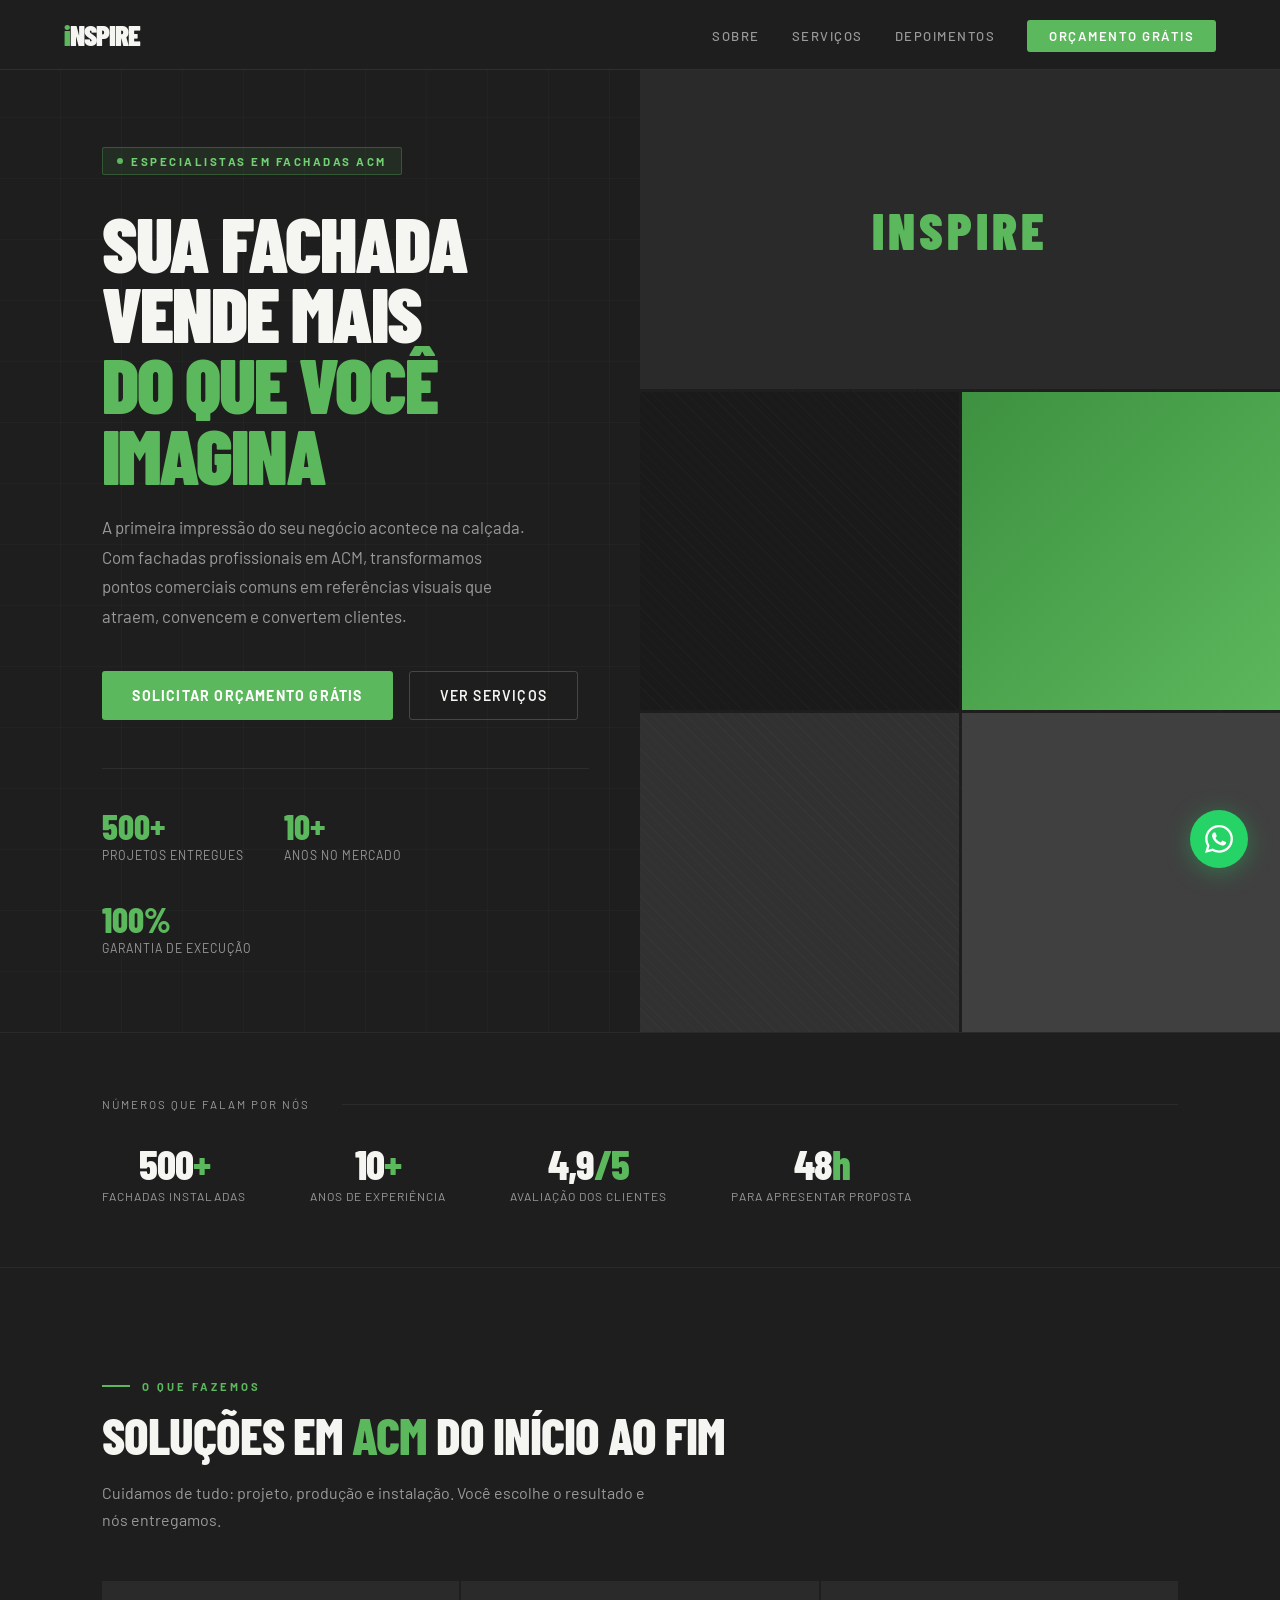
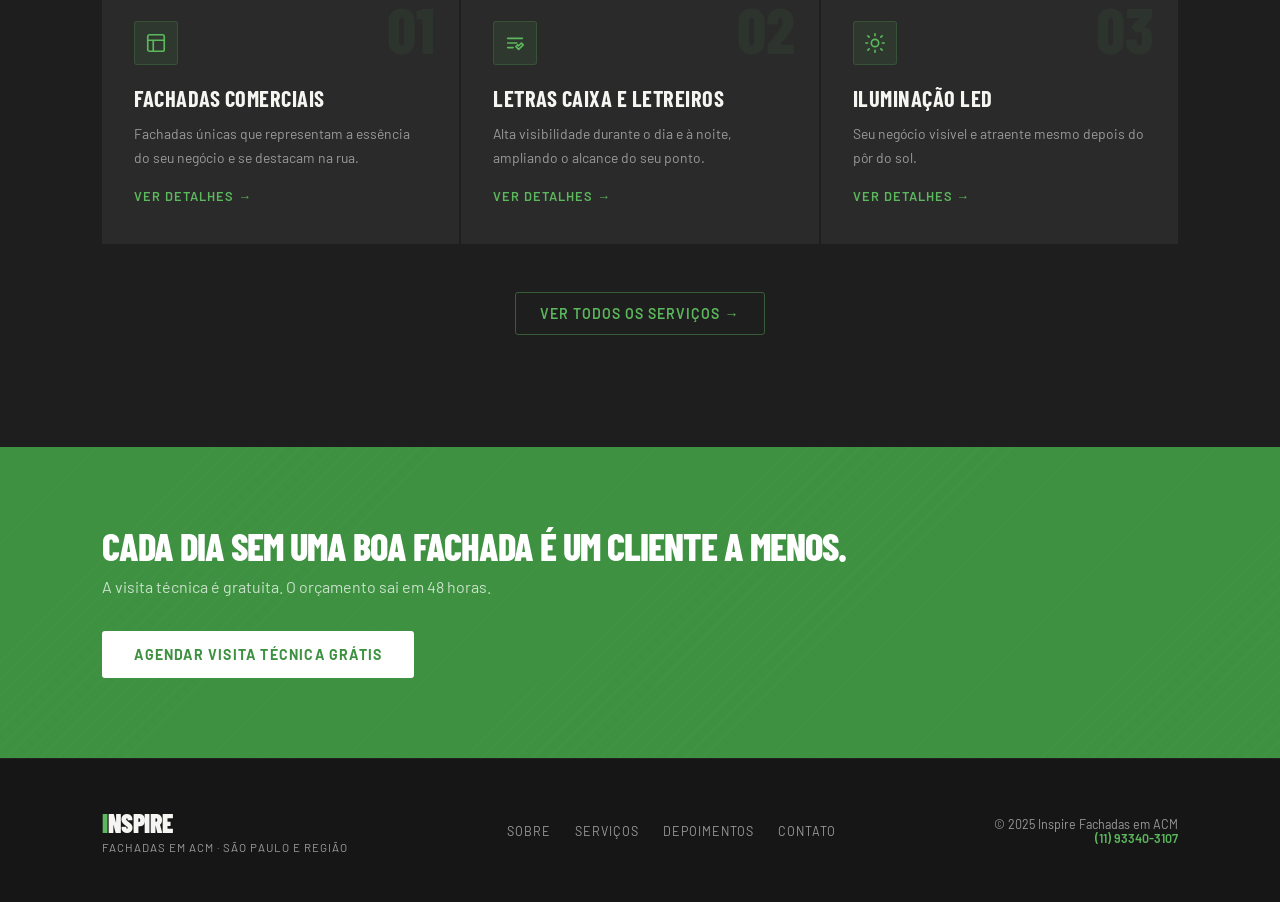
<file: index.html>
<!DOCTYPE html>
<html lang="pt-BR">
<head>
<meta charset="UTF-8">
<meta name="viewport" content="width=device-width, initial-scale=1.0">
<title>Inspire Fachadas em ACM | São Paulo</title>
<link rel="preconnect" href="https://fonts.googleapis.com">
<link href="https://fonts.googleapis.com/css2?family=Barlow+Condensed:wght@400;600;700;800;900&family=Barlow:wght@300;400;500;600&display=swap" rel="stylesheet">
<link rel="stylesheet" href="style.css">
</head>
<body>

<nav>
  <a href="index.html" class="nav-logo"><span>i</span>NSPIRE</a>
  <ul class="nav-links">
    <li><a href="sobre.html">Sobre</a></li>
    <li><a href="servicos.html">Serviços</a></li>
    <li><a href="depoimentos.html">Depoimentos</a></li>
    <li><a href="contato.html" class="nav-cta">Orçamento Grátis</a></li>
  </ul>
  <button class="nav-mobile-btn" onclick="toggleMenu()">
    <svg viewBox="0 0 24 24" width="24" height="24" stroke="currentColor" fill="none" stroke-width="2"><line x1="3" y1="6" x2="21" y2="6"/><line x1="3" y1="12" x2="21" y2="12"/><line x1="3" y1="18" x2="21" y2="18"/></svg>
  </button>
</nav>
<div class="mobile-menu" id="mobileMenu">
  <a href="sobre.html">Sobre</a>
  <a href="servicos.html">Serviços</a>
  <a href="depoimentos.html">Depoimentos</a>
  <a href="contato.html">Orçamento Grátis</a>
</div>

<!-- HERO -->
<section id="hero">
  <div class="hero-bg-pattern"></div>
  <div class="hero-left">
    <div class="hero-badge">Especialistas em Fachadas ACM</div>
    <h1>Sua fachada<br>vende mais<br><em>do que você imagina</em></h1>
    <p class="hero-desc">A primeira impressão do seu negócio acontece na calçada. Com fachadas profissionais em ACM, transformamos pontos comerciais comuns em referências visuais que atraem, convencem e convertem clientes.</p>
    <div class="hero-actions">
      <a href="contato.html" target="_blank" class="btn-primary">Solicitar Orçamento Grátis</a>
      <a href="servicos.html" class="btn-secondary">Ver Serviços</a>
    </div>
    <div class="hero-stats">
      <div><div class="stat-num">500+</div><div class="stat-label">Projetos entregues</div></div>
      <div><div class="stat-num">10+</div><div class="stat-label">Anos no mercado</div></div>
      <div><div class="stat-num">100%</div><div class="stat-label">Garantia de execução</div></div>
    </div>
  </div>
  <div class="hero-right">
    <div class="hero-acm-showcase">
      <div class="acm-panel main"></div>
      <div class="acm-panel dark"><div class="acm-texture"></div></div>
      <div class="acm-panel green-accent"></div>
      <div class="acm-panel accent"><div class="acm-texture"></div></div>
      <div class="acm-panel mid"></div>
    </div>
  </div>
</section>

<!-- PROVA SOCIAL -->
<div class="prova-social">
  <div class="prova-inner">
    <div class="prova-label">Números que falam por nós</div>
    <div class="prova-divider"></div>
    <div class="prova-stats">
      <div class="prova-stat"><div class="prova-num">500<span>+</span></div><div class="prova-desc">Fachadas instaladas</div></div>
      <div class="prova-stat"><div class="prova-num">10<span>+</span></div><div class="prova-desc">Anos de experiência</div></div>
      <div class="prova-stat"><div class="prova-num">4,9<span>/5</span></div><div class="prova-desc">Avaliação dos clientes</div></div>
      <div class="prova-stat"><div class="prova-num">48<span>h</span></div><div class="prova-desc">Para apresentar proposta</div></div>
    </div>
  </div>
</div>

<!-- SERVIÇOS PREVIEW -->
<section class="section-dark">
  <div class="section-label">O Que Fazemos</div>
  <h2>Soluções em <span>ACM</span> do início ao fim</h2>
  <p class="section-sub">Cuidamos de tudo: projeto, produção e instalação. Você escolhe o resultado e nós entregamos.</p>
  <div class="services-grid-home">
    <a href="servicos.html#fachadas" class="service-card-home">
      <div class="sch-num">01</div>
      <div class="sch-icon"><svg viewBox="0 0 24 24"><rect x="3" y="3" width="18" height="18" rx="2"/><path d="M3 9h18M9 21V9"/></svg></div>
      <div class="sch-title">Fachadas Comerciais</div>
      <p class="sch-desc">Fachadas únicas que representam a essência do seu negócio e se destacam na rua.</p>
      <div class="sch-link">Ver detalhes →</div>
    </a>
    <a href="servicos.html#letras" class="service-card-home">
      <div class="sch-num">02</div>
      <div class="sch-icon"><svg viewBox="0 0 24 24"><path d="M4 7h16M4 12h10M4 17h6"/><path d="M19 12l2 2-5 5-3-3 2-2 1 1 3-3z"/></svg></div>
      <div class="sch-title">Letras Caixa e Letreiros</div>
      <p class="sch-desc">Alta visibilidade durante o dia e à noite, ampliando o alcance do seu ponto.</p>
      <div class="sch-link">Ver detalhes →</div>
    </a>
    <a href="servicos.html#led" class="service-card-home">
      <div class="sch-num">03</div>
      <div class="sch-icon"><svg viewBox="0 0 24 24"><circle cx="12" cy="12" r="4"/><path d="M12 2v2M12 20v2M4.22 4.22l1.42 1.42M18.36 18.36l1.42 1.42M2 12h2M20 12h2M4.22 19.78l1.42-1.42M18.36 5.64l1.42-1.42"/></svg></div>
      <div class="sch-title">Iluminação LED</div>
      <p class="sch-desc">Seu negócio visível e atraente mesmo depois do pôr do sol.</p>
      <div class="sch-link">Ver detalhes →</div>
    </a>
  </div>
  <div class="section-cta-row">
    <a href="servicos.html" class="btn-outline">Ver todos os serviços →</a>
  </div>
</section>

<!-- CTA BANNER -->
<div class="cta-banner">
  <div class="cta-text">
    <h2>Cada dia sem uma boa fachada é um cliente a menos.</h2>
    <p>A visita técnica é gratuita. O orçamento sai em 48 horas.</p>
  </div>
  <a href="contato.html" target="_blank" class="btn-white">Agendar Visita Técnica Grátis</a>
</div>

<footer>
  <div>
    <div class="footer-logo"><span>i</span>NSPIRE</div>
    <div class="footer-tagline">Fachadas em ACM · São Paulo e Região</div>
  </div>
  <div class="footer-nav">
    <a href="sobre.html">Sobre</a>
    <a href="servicos.html">Serviços</a>
    
    <a href="depoimentos.html">Depoimentos</a>
    <a href="contato.html">Contato</a>
  </div>
  <div class="footer-copy">© 2025 Inspire Fachadas em ACM<br><strong>(11) 93340-3107</strong></div>
</footer>

<a class="wa-float" href="https://wa.me/5511933403107?text=Olá, vim pelo site e quero um orçamento de fachada em ACM" target="_blank">
  <svg viewBox="0 0 24 24"><path d="M17.472 14.382c-.297-.149-1.758-.867-2.03-.967-.273-.099-.471-.148-.67.15-.197.297-.767.966-.94 1.164-.173.199-.347.223-.644.075-.297-.15-1.255-.463-2.39-1.475-.883-.788-1.48-1.761-1.653-2.059-.173-.297-.018-.458.13-.606.134-.133.298-.347.446-.52.149-.174.198-.298.298-.497.099-.198.05-.371-.025-.52-.075-.149-.669-1.612-.916-2.207-.242-.579-.487-.5-.669-.51-.173-.008-.371-.01-.57-.01-.198 0-.52.074-.792.372-.272.297-1.04 1.016-1.04 2.479 0 1.462 1.065 2.875 1.213 3.074.149.198 2.096 3.2 5.077 4.487.709.306 1.262.489 1.694.625.712.227 1.36.195 1.871.118.571-.085 1.758-.719 2.006-1.413.248-.694.248-1.289.173-1.413-.074-.124-.272-.198-.57-.347m-5.421 7.403h-.004a9.87 9.87 0 01-5.031-1.378l-.361-.214-3.741.982.998-3.648-.235-.374a9.86 9.86 0 01-1.51-5.26c.001-5.45 4.436-9.884 9.888-9.884 2.64 0 5.122 1.03 6.988 2.898a9.825 9.825 0 012.893 6.994c-.003 5.45-4.437 9.884-9.885 9.884m8.413-18.297A11.815 11.815 0 0012.05 0C5.495 0 .16 5.335.157 11.892c0 2.096.547 4.142 1.588 5.945L.057 24l6.305-1.654a11.882 11.882 0 005.683 1.448h.005c6.554 0 11.89-5.335 11.893-11.893a11.821 11.821 0 00-3.48-8.413z"/></svg>
</a>

<script src="main.js"></script>
</body>
</html>
</file>
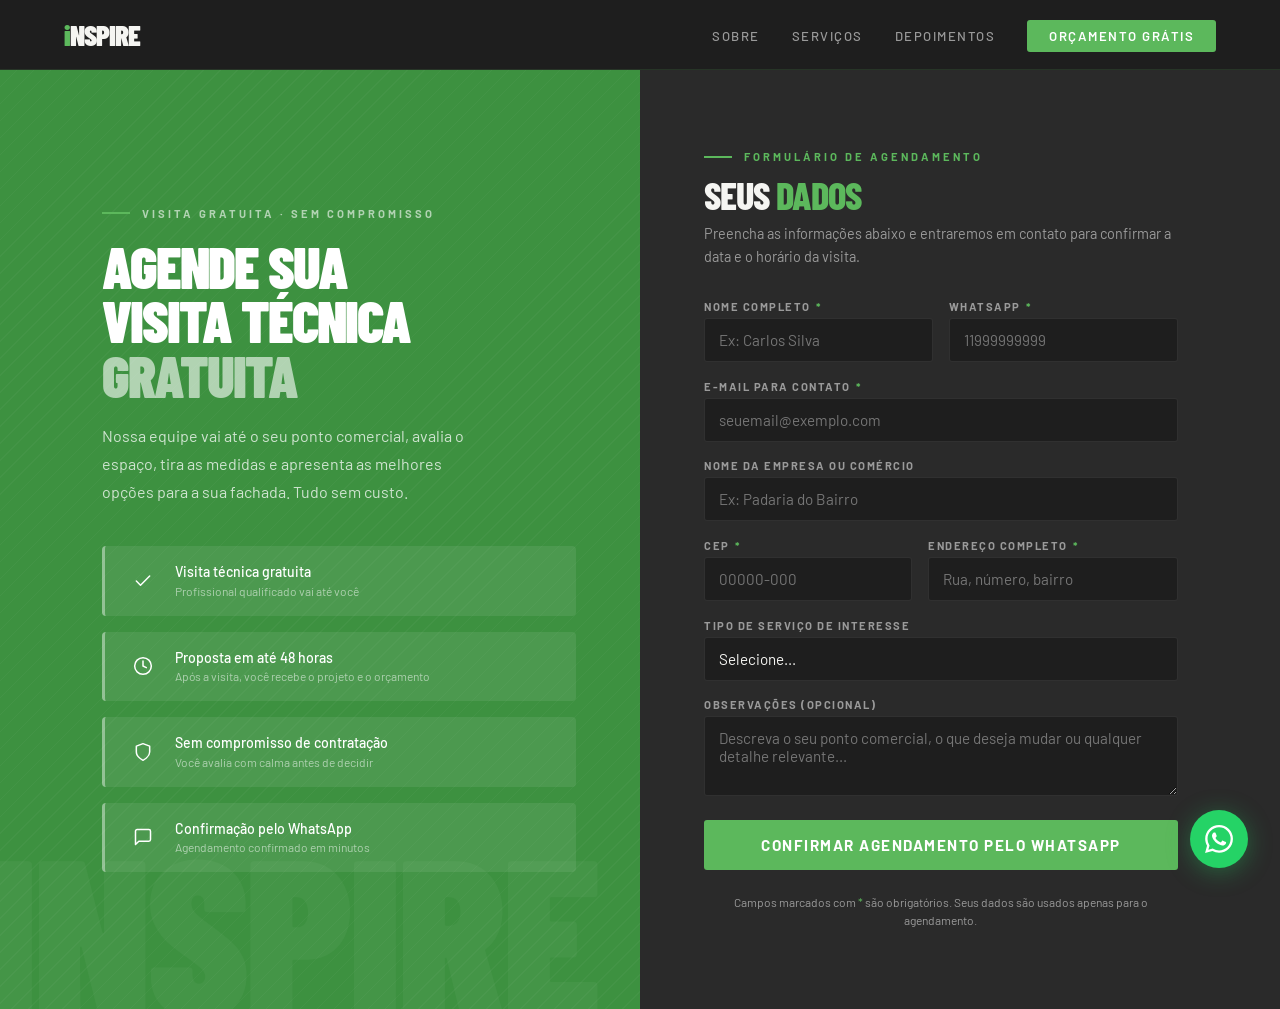
<file: agendar.html>
<!DOCTYPE html>
<html lang="pt-BR">
<head>
<meta charset="UTF-8"><meta name="viewport" content="width=device-width, initial-scale=1.0">
<title>Agendar Visita Técnica Grátis — Inspire Fachadas em ACM</title>
<link rel="preconnect" href="https://fonts.googleapis.com">
<link href="https://fonts.googleapis.com/css2?family=Barlow+Condensed:wght@400;600;700;800;900&family=Barlow:wght@300;400;500;600&display=swap" rel="stylesheet">
<link rel="stylesheet" href="style.css">
<style>
.agendar-wrap{
  min-height:100vh;
  display:grid;
  grid-template-columns:1fr 1fr;
  padding-top:70px;
}
.agendar-left{
  background:var(--green-dark);
  padding:5rem 4rem 5rem 8vw;
  display:flex;
  flex-direction:column;
  justify-content:center;
  position:relative;
  overflow:hidden;
}
.agendar-left::before{
  content:'';
  position:absolute;inset:0;
  background-image:repeating-linear-gradient(-45deg,rgba(255,255,255,0.03) 0px,rgba(255,255,255,0.03) 1px,transparent 1px,transparent 12px);
}
.agendar-left::after{
  content:'INSPIRE';
  position:absolute;
  font-family:'Barlow Condensed',sans-serif;
  font-weight:900;font-size:14rem;
  color:rgba(255,255,255,0.04);
  bottom:-2rem;left:-1rem;
  letter-spacing:-5px;
  pointer-events:none;
  line-height:1;
}
.agendar-left-content{position:relative;z-index:1;}
.agendar-left h1{
  font-family:'Barlow Condensed',sans-serif;
  font-weight:900;
  font-size:clamp(2.8rem,4.5vw,4.5rem);
  line-height:0.95;
  letter-spacing:-2px;
  text-transform:uppercase;
  color:#fff;
  margin-bottom:1.2rem;
}
.agendar-left h1 span{color:rgba(255,255,255,0.6)}
.agendar-left p{
  font-size:1rem;
  color:rgba(255,255,255,0.75);
  line-height:1.75;
  margin-bottom:2.5rem;
  max-width:380px;
}
.agendar-benefits{display:flex;flex-direction:column;gap:1rem;}
.benefit-item{
  display:flex;align-items:center;gap:14px;
  padding:1rem 1.2rem;
  background:rgba(255,255,255,0.08);
  border-radius:4px;
  border-left:3px solid rgba(255,255,255,0.4);
}
.benefit-icon{
  width:36px;height:36px;flex-shrink:0;
  display:flex;align-items:center;justify-content:center;
}
.benefit-icon svg{width:20px;height:20px;stroke:#fff;fill:none;stroke-width:1.8;stroke-linecap:round;stroke-linejoin:round;}
.benefit-text{font-size:0.88rem;color:#fff;font-weight:500;line-height:1.4;}
.benefit-text strong{display:block;font-size:0.75rem;color:rgba(255,255,255,0.55);font-weight:400;margin-top:1px;}

.agendar-right{
  background:var(--charcoal);
  padding:5rem 8vw 5rem 4rem;
  display:flex;
  flex-direction:column;
  justify-content:center;
}
.agendar-right .section-label{margin-bottom:0.8rem;}
.agendar-right h2{font-size:clamp(2rem,3vw,2.8rem);margin-bottom:0.5rem;}
.agendar-right .form-intro{
  font-size:0.9rem;color:var(--gray);
  line-height:1.6;margin-bottom:2rem;
}

.agendar-form{display:flex;flex-direction:column;gap:1.1rem;}
.agendar-form .form-row{display:grid;grid-template-columns:1fr 1fr;gap:1rem;}
.agendar-form .form-group{display:flex;flex-direction:column;gap:5px;}
.agendar-form label{
  font-size:0.7rem;font-weight:700;
  letter-spacing:1.5px;text-transform:uppercase;
  color:var(--gray);
}
.agendar-form input,.agendar-form select,.agendar-form textarea{
  background:var(--dark);
  border:1px solid rgba(255,255,255,0.08);
  border-radius:3px;
  color:var(--white);
  font-family:'Barlow',sans-serif;
  font-size:0.95rem;
  padding:12px 14px;
  transition:border-color 0.2s;
  outline:none;appearance:none;
}
.agendar-form input:focus,.agendar-form select:focus,.agendar-form textarea:focus{
  border-color:var(--green);
}
.agendar-form select option{background:var(--dark);}
.agendar-form textarea{resize:vertical;min-height:80px;}

.cep-row{display:grid;grid-template-columns:1fr 2fr;gap:1rem;}

.submit-agendar{
  background:var(--green);color:#fff;
  font-family:'Barlow',sans-serif;
  font-weight:700;font-size:0.95rem;
  letter-spacing:1.5px;text-transform:uppercase;
  padding:16px 28px;border:none;border-radius:3px;
  cursor:pointer;
  transition:background 0.2s,transform 0.15s;
  width:100%;margin-top:0.4rem;
}
.submit-agendar:hover{background:var(--green-dark);transform:translateY(-2px);}
.form-note-ag{
  font-size:0.75rem;color:var(--gray);
  text-align:center;line-height:1.5;margin-top:0.3rem;
}
.required-mark{color:var(--green);margin-left:2px;}

@media(max-width:900px){
  .agendar-wrap{grid-template-columns:1fr;}
  .agendar-left{padding:4rem 6vw 3rem;}
  .agendar-left::after{display:none;}
  .agendar-right{padding:3rem 6vw 5rem;}
  .cep-row{grid-template-columns:1fr 1fr;}
}
@media(max-width:600px){
  .agendar-form .form-row{grid-template-columns:1fr;}
  .cep-row{grid-template-columns:1fr;}
}
</style>
</head>
<body>

<nav>
  <a href="index.html" class="nav-logo"><span>i</span>NSPIRE</a>
  <ul class="nav-links">
    <li><a href="sobre.html">Sobre</a></li>
    <li><a href="servicos.html">Serviços</a></li>
    <li><a href="depoimentos.html">Depoimentos</a></li>
    <li><a href="contato.html" class="nav-cta">Orçamento Grátis</a></li>
  </ul>
  <button class="nav-mobile-btn" onclick="toggleMenu()">
    <svg viewBox="0 0 24 24" width="24" height="24" stroke="currentColor" fill="none" stroke-width="2"><line x1="3" y1="6" x2="21" y2="6"/><line x1="3" y1="12" x2="21" y2="12"/><line x1="3" y1="18" x2="21" y2="18"/></svg>
  </button>
</nav>
<div class="mobile-menu" id="mobileMenu">
  <a href="sobre.html">Sobre</a><a href="servicos.html">Serviços</a><a href="depoimentos.html">Depoimentos</a><a href="contato.html">Orçamento Grátis</a>
</div>

<div class="agendar-wrap">

  <!-- LADO ESQUERDO -->
  <div class="agendar-left">
    <div class="agendar-left-content">
      <div class="section-label" style="color:rgba(255,255,255,0.6);margin-bottom:1.2rem;">Visita gratuita · Sem compromisso</div>
      <h1>Agende sua<br>visita técnica<br><span>gratuita</span></h1>
      <p>Nossa equipe vai até o seu ponto comercial, avalia o espaço, tira as medidas e apresenta as melhores opções para a sua fachada. Tudo sem custo.</p>
      <div class="agendar-benefits">
        <div class="benefit-item">
          <div class="benefit-icon"><svg viewBox="0 0 24 24"><polyline points="20 6 9 17 4 12"/></svg></div>
          <div class="benefit-text">Visita técnica gratuita<strong>Profissional qualificado vai até você</strong></div>
        </div>
        <div class="benefit-item">
          <div class="benefit-icon"><svg viewBox="0 0 24 24"><circle cx="12" cy="12" r="10"/><polyline points="12 6 12 12 16 14"/></svg></div>
          <div class="benefit-text">Proposta em até 48 horas<strong>Após a visita, você recebe o projeto e o orçamento</strong></div>
        </div>
        <div class="benefit-item">
          <div class="benefit-icon"><svg viewBox="0 0 24 24"><path d="M12 22s8-4 8-10V5l-8-3-8 3v7c0 6 8 10 8 10z"/></svg></div>
          <div class="benefit-text">Sem compromisso de contratação<strong>Você avalia com calma antes de decidir</strong></div>
        </div>
        <div class="benefit-item">
          <div class="benefit-icon"><svg viewBox="0 0 24 24"><path d="M21 15a2 2 0 01-2 2H7l-4 4V5a2 2 0 012-2h14a2 2 0 012 2z"/></svg></div>
          <div class="benefit-text">Confirmação pelo WhatsApp<strong>Agendamento confirmado em minutos</strong></div>
        </div>
      </div>
    </div>
  </div>

  <!-- LADO DIREITO -->
  <div class="agendar-right">
    <div class="section-label">Formulário de agendamento</div>
    <h2>Seus <span>dados</span></h2>
    <p class="form-intro">Preencha as informações abaixo e entraremos em contato para confirmar a data e o horário da visita.</p>

    <div class="agendar-form">

      <div class="form-row">
        <div class="form-group">
          <label>Nome completo <span class="required-mark">*</span></label>
          <input type="text" id="ag-nome" placeholder="Ex: Carlos Silva">
        </div>
        <div class="form-group">
          <label>WhatsApp <span class="required-mark">*</span></label>
          <input type="tel" id="ag-tel" placeholder="11999999999" maxlength="11" inputmode="numeric" oninput="this.value=this.value.replace(/\D/g,'').slice(0,11)">
        </div>
      </div>

      <div class="form-group">
        <label>E-mail para contato <span class="required-mark">*</span></label>
        <input type="email" id="ag-email" placeholder="seuemail@exemplo.com">
      </div>

      <div class="form-group">
        <label>Nome da empresa ou comércio</label>
        <input type="text" id="ag-empresa" placeholder="Ex: Padaria do Bairro">
      </div>

      <div class="cep-row">
        <div class="form-group">
          <label>CEP <span class="required-mark">*</span></label>
          <input type="text" id="ag-cep" placeholder="00000-000" maxlength="9" inputmode="numeric" oninput="formatCep(this)">
        </div>
        <div class="form-group">
          <label>Endereço completo <span class="required-mark">*</span></label>
          <input type="text" id="ag-endereco" placeholder="Rua, número, bairro">
        </div>
      </div>

      <div class="form-group">
        <label>Tipo de serviço de interesse</label>
        <select id="ag-servico">
          <option value="">Selecione...</option>
          <option>Fachada Comercial em ACM</option>
          <option>Letreiro e Letras Caixa</option>
          <option>Fachada com Iluminação LED</option>
          <option>Modernização de Fachada Existente</option>
          <option>Projeto e Design</option>
          <option>Manutenção</option>
          <option>Ainda não sei, quero orientação</option>
        </select>
      </div>

      <div class="form-group">
        <label>Observações (opcional)</label>
        <textarea id="ag-obs" placeholder="Descreva o seu ponto comercial, o que deseja mudar ou qualquer detalhe relevante..."></textarea>
      </div>

      <button class="submit-agendar" onclick="enviarAgendamento()">Confirmar Agendamento pelo WhatsApp</button>
      <p class="form-note-ag">Campos marcados com <span style="color:var(--green)">*</span> são obrigatórios. Seus dados são usados apenas para o agendamento.</p>
    </div>
  </div>

</div>

<a class="wa-float" href="https://wa.me/5511933403107" target="_blank">
  <svg viewBox="0 0 24 24"><path d="M17.472 14.382c-.297-.149-1.758-.867-2.03-.967-.273-.099-.471-.148-.67.15-.197.297-.767.966-.94 1.164-.173.199-.347.223-.644.075-.297-.15-1.255-.463-2.39-1.475-.883-.788-1.48-1.761-1.653-2.059-.173-.297-.018-.458.13-.606.134-.133.298-.347.446-.52.149-.174.198-.298.298-.497.099-.198.05-.371-.025-.52-.075-.149-.669-1.612-.916-2.207-.242-.579-.487-.5-.669-.51-.173-.008-.371-.01-.57-.01-.198 0-.52.074-.792.372-.272.297-1.04 1.016-1.04 2.479 0 1.462 1.065 2.875 1.213 3.074.149.198 2.096 3.2 5.077 4.487.709.306 1.262.489 1.694.625.712.227 1.36.195 1.871.118.571-.085 1.758-.719 2.006-1.413.248-.694.248-1.289.173-1.413-.074-.124-.272-.198-.57-.347m-5.421 7.403h-.004a9.87 9.87 0 01-5.031-1.378l-.361-.214-3.741.982.998-3.648-.235-.374a9.86 9.86 0 01-1.51-5.26c.001-5.45 4.436-9.884 9.888-9.884 2.64 0 5.122 1.03 6.988 2.898a9.825 9.825 0 012.893 6.994c-.003 5.45-4.437 9.884-9.885 9.884m8.413-18.297A11.815 11.815 0 0012.05 0C5.495 0 .16 5.335.157 11.892c0 2.096.547 4.142 1.588 5.945L.057 24l6.305-1.654a11.882 11.882 0 005.683 1.448h.005c6.554 0 11.89-5.335 11.893-11.893a11.821 11.821 0 00-3.48-8.413z"/></svg>
</a>

<script src="main.js"></script>
<script>
function formatCep(input) {
  let v = input.value.replace(/\D/g, '').slice(0, 8);
  if (v.length > 5) v = v.slice(0, 5) + '-' + v.slice(5);
  input.value = v;

  // Auto-fill address via ViaCEP
  if (v.replace('-','').length === 8) {
    fetch(`https://viacep.com.br/ws/${v.replace('-','')}/json/`)
      .then(r => r.json())
      .then(d => {
        if (!d.erro) {
          const end = document.getElementById('ag-endereco');
          end.value = `${d.logradouro}, ${d.bairro}, ${d.localidade} - ${d.uf}`;
        }
      }).catch(() => {});
  }
}

function enviarAgendamento() {
  const nome    = document.getElementById('ag-nome').value.trim();
  const tel     = document.getElementById('ag-tel').value.trim();
  const email   = document.getElementById('ag-email').value.trim();
  const empresa = document.getElementById('ag-empresa').value.trim();
  const cep     = document.getElementById('ag-cep').value.trim();
  const end     = document.getElementById('ag-endereco').value.trim();
  const servico = document.getElementById('ag-servico').value;
  const obs     = document.getElementById('ag-obs').value.trim();

  if (!nome)  { alert('Por favor, informe seu nome.'); return; }
  if (!tel || tel.length < 10) { alert('Por favor, informe um WhatsApp válido com DDD.'); return; }
  if (!email) { alert('Por favor, informe seu e-mail.'); return; }
  if (!cep)   { alert('Por favor, informe o CEP.'); return; }
  if (!end)   { alert('Por favor, informe o endereço completo.'); return; }

  let msg = `Olá, Inspire! Gostaria de agendar uma visita técnica gratuita.%0A%0A`;
  msg += `*Nome:* ${encodeURIComponent(nome)}%0A`;
  msg += `*WhatsApp:* ${encodeURIComponent(tel)}%0A`;
  msg += `*E-mail:* ${encodeURIComponent(email)}%0A`;
  if (empresa) msg += `*Empresa/Comércio:* ${encodeURIComponent(empresa)}%0A`;
  msg += `*CEP:* ${encodeURIComponent(cep)}%0A`;
  msg += `*Endereço:* ${encodeURIComponent(end)}%0A`;
  if (servico) msg += `*Serviço de interesse:* ${encodeURIComponent(servico)}%0A`;
  if (obs)     msg += `%0A*Observações:* ${encodeURIComponent(obs)}`;

  window.open(`https://wa.me/5511933403107?text=${msg}`, '_blank');
}
</script>
</body>
</html>
</file>
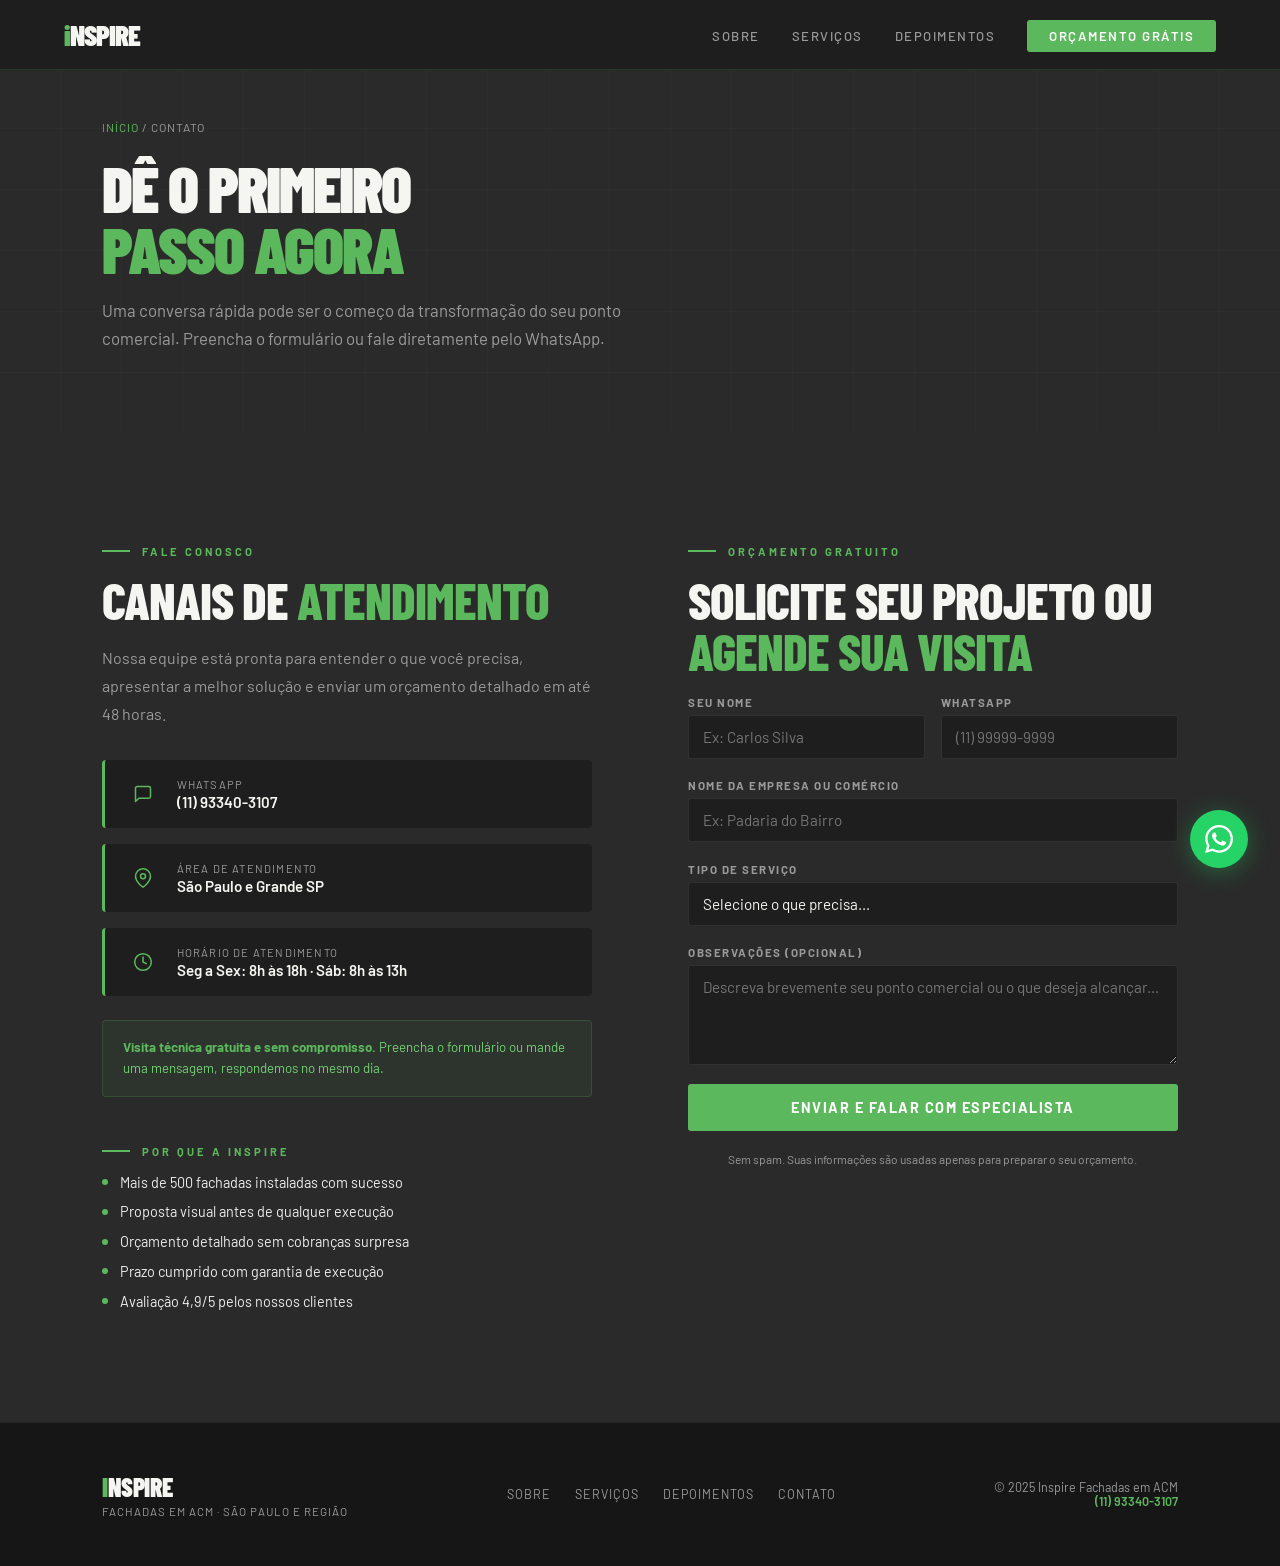
<file: contato.html>
<!DOCTYPE html>
<html lang="pt-BR">
<head>
<meta charset="UTF-8"><meta name="viewport" content="width=device-width, initial-scale=1.0">
<title>Contato — Inspire Fachadas em ACM</title>
<link rel="preconnect" href="https://fonts.googleapis.com">
<link href="https://fonts.googleapis.com/css2?family=Barlow+Condensed:wght@400;600;700;800;900&family=Barlow:wght@300;400;500;600&display=swap" rel="stylesheet">
<link rel="stylesheet" href="style.css">
</head>
<body>
<nav>
  <a href="index.html" class="nav-logo"><span>i</span>NSPIRE</a>
  <ul class="nav-links">
    <li><a href="sobre.html">Sobre</a></li>
    <li><a href="servicos.html">Serviços</a></li>
    <li><a href="depoimentos.html">Depoimentos</a></li>
    <li><a href="contato.html" class="nav-cta active">Orçamento Grátis</a></li>
  </ul>
  <button class="nav-mobile-btn" onclick="toggleMenu()"><svg viewBox="0 0 24 24" width="24" height="24" stroke="currentColor" fill="none" stroke-width="2"><line x1="3" y1="6" x2="21" y2="6"/><line x1="3" y1="12" x2="21" y2="12"/><line x1="3" y1="18" x2="21" y2="18"/></svg></button>
</nav>
<div class="mobile-menu" id="mobileMenu">
  <a href="sobre.html">Sobre</a><a href="servicos.html">Serviços</a><a href="depoimentos.html">Depoimentos</a><a href="contato.html">Orçamento Grátis</a>
</div>

<div class="page-hero">
  <div class="breadcrumb"><a href="index.html">Início</a> / Contato</div>
  <h1>Dê o primeiro<br><span>passo agora</span></h1>
  <p>Uma conversa rápida pode ser o começo da transformação do seu ponto comercial. Preencha o formulário ou fale diretamente pelo WhatsApp.</p>
</div>

<section class="section-charcoal">
  <div class="contact-layout">
    <div class="contact-info fade-in">
      <div class="section-label">Fale Conosco</div>
      <h2>Canais de <span>atendimento</span></h2>
      <p>Nossa equipe está pronta para entender o que você precisa, apresentar a melhor solução e enviar um orçamento detalhado em até 48 horas.</p>
      <div class="contact-items">
        <a href="https://wa.me/5511933403107" target="_blank" class="contact-item">
          <div class="contact-item-icon"><svg viewBox="0 0 24 24"><path d="M21 15a2 2 0 01-2 2H7l-4 4V5a2 2 0 012-2h14a2 2 0 012 2z"/></svg></div>
          <div><div class="contact-item-label">WhatsApp</div><div class="contact-item-value">(11) 93340-3107</div></div>
        </a>
        <div class="contact-item">
          <div class="contact-item-icon"><svg viewBox="0 0 24 24"><path d="M21 10c0 7-9 13-9 13s-9-6-9-13a9 9 0 0118 0z"/><circle cx="12" cy="10" r="3"/></svg></div>
          <div><div class="contact-item-label">Área de Atendimento</div><div class="contact-item-value">São Paulo e Grande SP</div></div>
        </div>
        <div class="contact-item">
          <div class="contact-item-icon"><svg viewBox="0 0 24 24"><circle cx="12" cy="12" r="10"/><polyline points="12 6 12 12 16 14"/></svg></div>
          <div><div class="contact-item-label">Horário de Atendimento</div><div class="contact-item-value">Seg a Sex: 8h às 18h · Sáb: 8h às 13h</div></div>
        </div>
      </div>
      <div class="urgency-note" style="margin-top:1.5rem;">
        <strong>Visita técnica gratuita e sem compromisso.</strong> Preencha o formulário ou mande uma mensagem, respondemos no mesmo dia.
      </div>

      <div style="margin-top:3rem;">
        <div class="section-label">Por que a Inspire</div>
        <div style="display:flex;flex-direction:column;gap:0.8rem;margin-top:1rem;">
          <div style="display:flex;align-items:center;gap:12px;font-size:0.9rem;color:var(--light-gray);">
            <div style="width:6px;height:6px;border-radius:50%;background:var(--green);flex-shrink:0;"></div>
            Mais de 500 fachadas instaladas com sucesso
          </div>
          <div style="display:flex;align-items:center;gap:12px;font-size:0.9rem;color:var(--light-gray);">
            <div style="width:6px;height:6px;border-radius:50%;background:var(--green);flex-shrink:0;"></div>
            Proposta visual antes de qualquer execução
          </div>
          <div style="display:flex;align-items:center;gap:12px;font-size:0.9rem;color:var(--light-gray);">
            <div style="width:6px;height:6px;border-radius:50%;background:var(--green);flex-shrink:0;"></div>
            Orçamento detalhado sem cobranças surpresa
          </div>
          <div style="display:flex;align-items:center;gap:12px;font-size:0.9rem;color:var(--light-gray);">
            <div style="width:6px;height:6px;border-radius:50%;background:var(--green);flex-shrink:0;"></div>
            Prazo cumprido com garantia de execução
          </div>
          <div style="display:flex;align-items:center;gap:12px;font-size:0.9rem;color:var(--light-gray);">
            <div style="width:6px;height:6px;border-radius:50%;background:var(--green);flex-shrink:0;"></div>
            Avaliação 4,9/5 pelos nossos clientes
          </div>
        </div>
      </div>
    </div>

    <div class="fade-in">
      <div class="section-label">Orçamento Gratuito</div>
      <h2>Solicite seu projeto ou <span>agende sua visita</span></h2>
      <div class="contact-form">
        <div class="form-row">
          <div class="form-group"><label>Seu Nome</label><input type="text" id="f-nome" placeholder="Ex: Carlos Silva"></div>
          <div class="form-group"><label>WhatsApp</label><input type="tel" id="f-tel" placeholder="(11) 99999-9999" maxlength="11" inputmode="numeric" oninput="this.value=this.value.replace(/\D/g,'').slice(0,11)"></div>
        </div>
        <div class="form-group"><label>Nome da Empresa ou Comércio</label><input type="text" id="f-empresa" placeholder="Ex: Padaria do Bairro"></div>
        <div class="form-group">
          <label>Tipo de Serviço</label>
          <select id="f-servico">
            <option value="">Selecione o que precisa...</option>
            <option>Agendar visita técnica gratuita</option>
            <option>Fachada Comercial em ACM</option>
            <option>Letreiro e Letras Caixa</option>
            <option>Fachada com Iluminação LED</option>
            <option>Modernização de Fachada Existente</option>
            <option>Projeto e Design</option>
            <option>Manutenção</option>
            <option>Ainda não sei, quero uma consultoria</option>
          </select>
        </div>
        <div class="form-group"><label>Observações (opcional)</label><textarea id="f-msg" placeholder="Descreva brevemente seu ponto comercial ou o que deseja alcançar..."></textarea></div>
        <button class="form-submit" onclick="sendWhatsApp()">Enviar e Falar com Especialista</button>
        <p class="form-note">Sem spam. Suas informações são usadas apenas para preparar o seu orçamento.</p>
      </div>
    </div>
  </div>
</section>

<footer>
  <div><div class="footer-logo"><span>i</span>NSPIRE</div><div class="footer-tagline">Fachadas em ACM · São Paulo e Região</div></div>
  <div class="footer-nav"><a href="sobre.html">Sobre</a><a href="servicos.html">Serviços</a><a href="depoimentos.html">Depoimentos</a><a href="contato.html">Contato</a></div>
  <div class="footer-copy">© 2025 Inspire Fachadas em ACM<br><strong>(11) 93340-3107</strong></div>
</footer>
<a class="wa-float" href="https://wa.me/5511933403107" target="_blank"><svg viewBox="0 0 24 24"><path d="M17.472 14.382c-.297-.149-1.758-.867-2.03-.967-.273-.099-.471-.148-.67.15-.197.297-.767.966-.94 1.164-.173.199-.347.223-.644.075-.297-.15-1.255-.463-2.39-1.475-.883-.788-1.48-1.761-1.653-2.059-.173-.297-.018-.458.13-.606.134-.133.298-.347.446-.52.149-.174.198-.298.298-.497.099-.198.05-.371-.025-.52-.075-.149-.669-1.612-.916-2.207-.242-.579-.487-.5-.669-.51-.173-.008-.371-.01-.57-.01-.198 0-.52.074-.792.372-.272.297-1.04 1.016-1.04 2.479 0 1.462 1.065 2.875 1.213 3.074.149.198 2.096 3.2 5.077 4.487.709.306 1.262.489 1.694.625.712.227 1.36.195 1.871.118.571-.085 1.758-.719 2.006-1.413.248-.694.248-1.289.173-1.413-.074-.124-.272-.198-.57-.347m-5.421 7.403h-.004a9.87 9.87 0 01-5.031-1.378l-.361-.214-3.741.982.998-3.648-.235-.374a9.86 9.86 0 01-1.51-5.26c.001-5.45 4.436-9.884 9.888-9.884 2.64 0 5.122 1.03 6.988 2.898a9.825 9.825 0 012.893 6.994c-.003 5.45-4.437 9.884-9.885 9.884m8.413-18.297A11.815 11.815 0 0012.05 0C5.495 0 .16 5.335.157 11.892c0 2.096.547 4.142 1.588 5.945L.057 24l6.305-1.654a11.882 11.882 0 005.683 1.448h.005c6.554 0 11.89-5.335 11.893-11.893a11.821 11.821 0 00-3.48-8.413z"/></svg></a>
<script src="main.js"></script>
<script>
function sendWhatsApp() {
  const nome = document.getElementById('f-nome').value.trim();
  const tel = document.getElementById('f-tel').value.trim();
  const empresa = document.getElementById('f-empresa').value.trim();
  const servico = document.getElementById('f-servico').value;
  const msg = document.getElementById('f-msg').value.trim();
  if (!nome || !tel) { alert('Por favor, preencha seu nome e WhatsApp para continuar.'); return; }
  let text = `Olá, Inspire! Vim pelo site e gostaria de um orçamento.%0A%0A`;
  text += `*Nome:* ${encodeURIComponent(nome)}%0A`;
  text += `*WhatsApp:* ${encodeURIComponent(tel)}%0A`;
  if (empresa) text += `*Empresa/Comércio:* ${encodeURIComponent(empresa)}%0A`;
  if (servico) text += `*Serviço de interesse:* ${encodeURIComponent(servico)}%0A`;
  if (msg) text += `%0A*Observações:* ${encodeURIComponent(msg)}`;
  window.open(`https://wa.me/5511933403107?text=${text}`, '_blank');
}
</script>
</body>
</html>
</file>
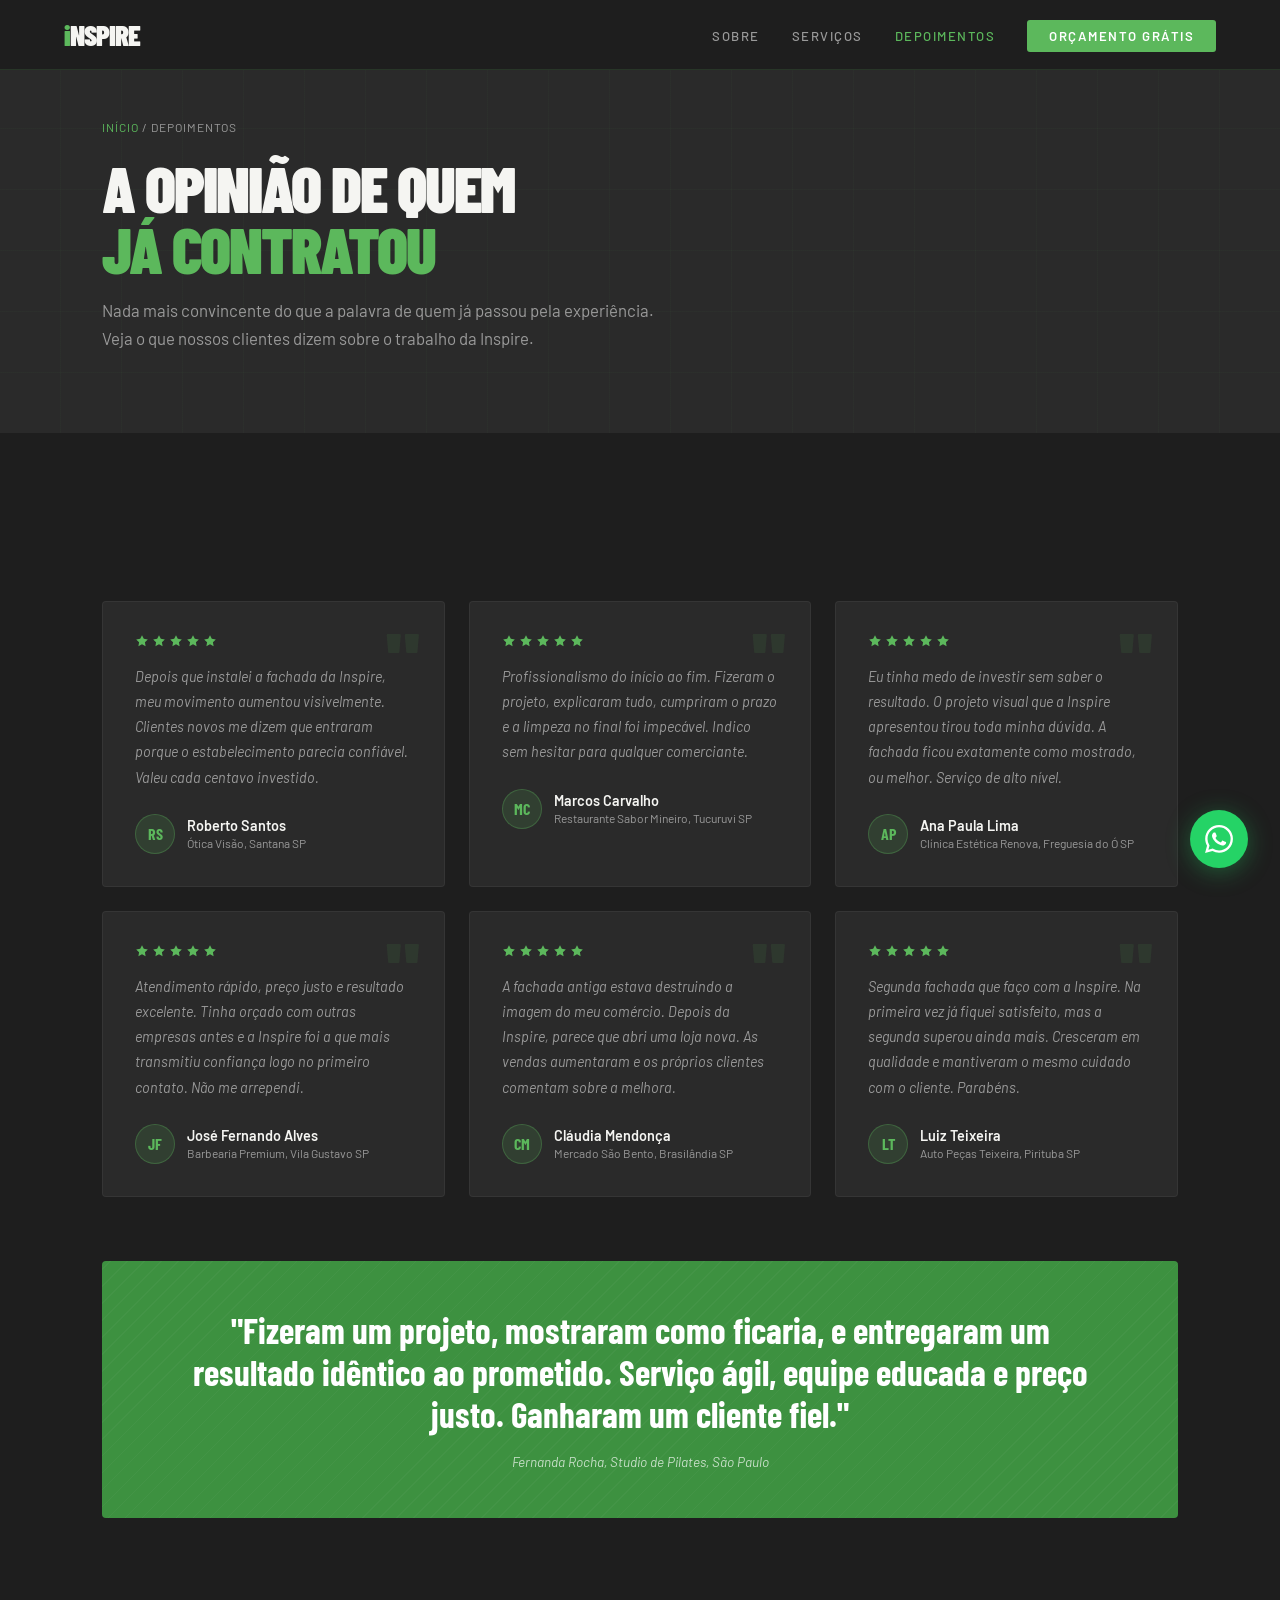
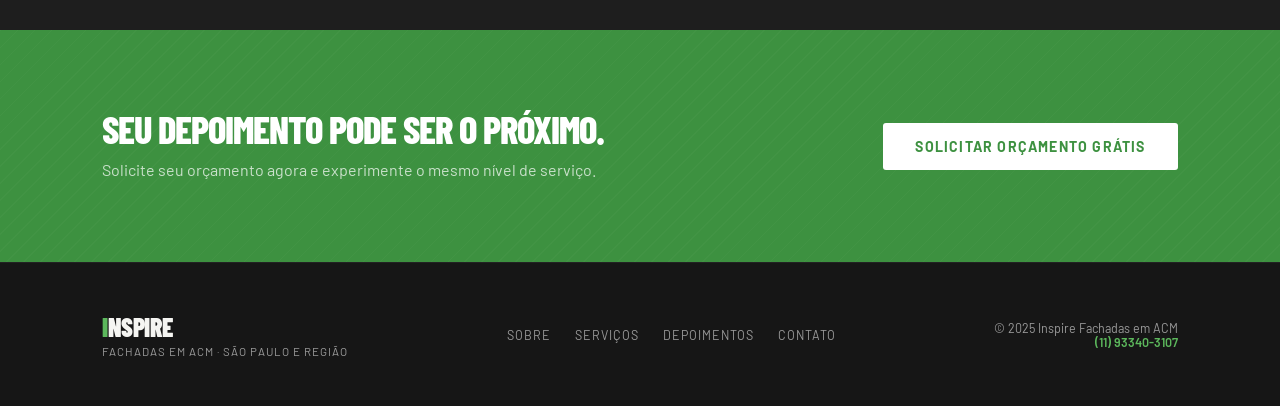
<file: depoimentos.html>
<!DOCTYPE html>
<html lang="pt-BR">
<head>
<meta charset="UTF-8"><meta name="viewport" content="width=device-width, initial-scale=1.0">
<title>Depoimentos — Inspire Fachadas em ACM</title>
<link rel="preconnect" href="https://fonts.googleapis.com">
<link href="https://fonts.googleapis.com/css2?family=Barlow+Condensed:wght@400;600;700;800;900&family=Barlow:wght@300;400;500;600&display=swap" rel="stylesheet">
<link rel="stylesheet" href="style.css">
</head>
<body>
<nav>
  <a href="index.html" class="nav-logo"><span>i</span>NSPIRE</a>
  <ul class="nav-links">
    <li><a href="sobre.html">Sobre</a></li>
    <li><a href="servicos.html">Serviços</a></li>
    <li><a href="depoimentos.html" class="active">Depoimentos</a></li>
    <li><a href="contato.html" class="nav-cta">Orçamento Grátis</a></li>
  </ul>
  <button class="nav-mobile-btn" onclick="toggleMenu()"><svg viewBox="0 0 24 24" width="24" height="24" stroke="currentColor" fill="none" stroke-width="2"><line x1="3" y1="6" x2="21" y2="6"/><line x1="3" y1="12" x2="21" y2="12"/><line x1="3" y1="18" x2="21" y2="18"/></svg></button>
</nav>
<div class="mobile-menu" id="mobileMenu">
  <a href="sobre.html">Sobre</a><a href="servicos.html">Serviços</a><a href="depoimentos.html">Depoimentos</a><a href="contato.html">Orçamento Grátis</a>
</div>

<div class="page-hero">
  <div class="breadcrumb"><a href="index.html">Início</a> / Depoimentos</div>
  <h1>A opinião de quem<br><span>já contratou</span></h1>
  <p>Nada mais convincente do que a palavra de quem já passou pela experiência. Veja o que nossos clientes dizem sobre o trabalho da Inspire.</p>
</div>

<section class="section-dark">
  <div class="dep-grid">
    <div class="dep-card fade-in">
      <div class="dep-stars"><svg viewBox="0 0 24 24"><polygon points="12 2 15.09 8.26 22 9.27 17 14.14 18.18 21.02 12 17.77 5.82 21.02 7 14.14 2 9.27 8.91 8.26 12 2"/></svg><svg viewBox="0 0 24 24"><polygon points="12 2 15.09 8.26 22 9.27 17 14.14 18.18 21.02 12 17.77 5.82 21.02 7 14.14 2 9.27 8.91 8.26 12 2"/></svg><svg viewBox="0 0 24 24"><polygon points="12 2 15.09 8.26 22 9.27 17 14.14 18.18 21.02 12 17.77 5.82 21.02 7 14.14 2 9.27 8.91 8.26 12 2"/></svg><svg viewBox="0 0 24 24"><polygon points="12 2 15.09 8.26 22 9.27 17 14.14 18.18 21.02 12 17.77 5.82 21.02 7 14.14 2 9.27 8.91 8.26 12 2"/></svg><svg viewBox="0 0 24 24"><polygon points="12 2 15.09 8.26 22 9.27 17 14.14 18.18 21.02 12 17.77 5.82 21.02 7 14.14 2 9.27 8.91 8.26 12 2"/></svg></div>
      <p class="dep-text">Depois que instalei a fachada da Inspire, meu movimento aumentou visivelmente. Clientes novos me dizem que entraram porque o estabelecimento parecia confiável. Valeu cada centavo investido.</p>
      <div class="dep-author"><div class="dep-avatar">RS</div><div><div class="dep-name">Roberto Santos</div><div class="dep-biz">Ótica Visão, Santana SP</div></div></div>
    </div>
    <div class="dep-card fade-in">
      <div class="dep-stars"><svg viewBox="0 0 24 24"><polygon points="12 2 15.09 8.26 22 9.27 17 14.14 18.18 21.02 12 17.77 5.82 21.02 7 14.14 2 9.27 8.91 8.26 12 2"/></svg><svg viewBox="0 0 24 24"><polygon points="12 2 15.09 8.26 22 9.27 17 14.14 18.18 21.02 12 17.77 5.82 21.02 7 14.14 2 9.27 8.91 8.26 12 2"/></svg><svg viewBox="0 0 24 24"><polygon points="12 2 15.09 8.26 22 9.27 17 14.14 18.18 21.02 12 17.77 5.82 21.02 7 14.14 2 9.27 8.91 8.26 12 2"/></svg><svg viewBox="0 0 24 24"><polygon points="12 2 15.09 8.26 22 9.27 17 14.14 18.18 21.02 12 17.77 5.82 21.02 7 14.14 2 9.27 8.91 8.26 12 2"/></svg><svg viewBox="0 0 24 24"><polygon points="12 2 15.09 8.26 22 9.27 17 14.14 18.18 21.02 12 17.77 5.82 21.02 7 14.14 2 9.27 8.91 8.26 12 2"/></svg></div>
      <p class="dep-text">Profissionalismo do início ao fim. Fizeram o projeto, explicaram tudo, cumpriram o prazo e a limpeza no final foi impecável. Indico sem hesitar para qualquer comerciante.</p>
      <div class="dep-author"><div class="dep-avatar">MC</div><div><div class="dep-name">Marcos Carvalho</div><div class="dep-biz">Restaurante Sabor Mineiro, Tucuruvi SP</div></div></div>
    </div>
    <div class="dep-card fade-in">
      <div class="dep-stars"><svg viewBox="0 0 24 24"><polygon points="12 2 15.09 8.26 22 9.27 17 14.14 18.18 21.02 12 17.77 5.82 21.02 7 14.14 2 9.27 8.91 8.26 12 2"/></svg><svg viewBox="0 0 24 24"><polygon points="12 2 15.09 8.26 22 9.27 17 14.14 18.18 21.02 12 17.77 5.82 21.02 7 14.14 2 9.27 8.91 8.26 12 2"/></svg><svg viewBox="0 0 24 24"><polygon points="12 2 15.09 8.26 22 9.27 17 14.14 18.18 21.02 12 17.77 5.82 21.02 7 14.14 2 9.27 8.91 8.26 12 2"/></svg><svg viewBox="0 0 24 24"><polygon points="12 2 15.09 8.26 22 9.27 17 14.14 18.18 21.02 12 17.77 5.82 21.02 7 14.14 2 9.27 8.91 8.26 12 2"/></svg><svg viewBox="0 0 24 24"><polygon points="12 2 15.09 8.26 22 9.27 17 14.14 18.18 21.02 12 17.77 5.82 21.02 7 14.14 2 9.27 8.91 8.26 12 2"/></svg></div>
      <p class="dep-text">Eu tinha medo de investir sem saber o resultado. O projeto visual que a Inspire apresentou tirou toda minha dúvida. A fachada ficou exatamente como mostrado, ou melhor. Serviço de alto nível.</p>
      <div class="dep-author"><div class="dep-avatar">AP</div><div><div class="dep-name">Ana Paula Lima</div><div class="dep-biz">Clínica Estética Renova, Freguesia do Ó SP</div></div></div>
    </div>
    <div class="dep-card fade-in">
      <div class="dep-stars"><svg viewBox="0 0 24 24"><polygon points="12 2 15.09 8.26 22 9.27 17 14.14 18.18 21.02 12 17.77 5.82 21.02 7 14.14 2 9.27 8.91 8.26 12 2"/></svg><svg viewBox="0 0 24 24"><polygon points="12 2 15.09 8.26 22 9.27 17 14.14 18.18 21.02 12 17.77 5.82 21.02 7 14.14 2 9.27 8.91 8.26 12 2"/></svg><svg viewBox="0 0 24 24"><polygon points="12 2 15.09 8.26 22 9.27 17 14.14 18.18 21.02 12 17.77 5.82 21.02 7 14.14 2 9.27 8.91 8.26 12 2"/></svg><svg viewBox="0 0 24 24"><polygon points="12 2 15.09 8.26 22 9.27 17 14.14 18.18 21.02 12 17.77 5.82 21.02 7 14.14 2 9.27 8.91 8.26 12 2"/></svg><svg viewBox="0 0 24 24"><polygon points="12 2 15.09 8.26 22 9.27 17 14.14 18.18 21.02 12 17.77 5.82 21.02 7 14.14 2 9.27 8.91 8.26 12 2"/></svg></div>
      <p class="dep-text">Atendimento rápido, preço justo e resultado excelente. Tinha orçado com outras empresas antes e a Inspire foi a que mais transmitiu confiança logo no primeiro contato. Não me arrependi.</p>
      <div class="dep-author"><div class="dep-avatar">JF</div><div><div class="dep-name">José Fernando Alves</div><div class="dep-biz">Barbearia Premium, Vila Gustavo SP</div></div></div>
    </div>
    <div class="dep-card fade-in">
      <div class="dep-stars"><svg viewBox="0 0 24 24"><polygon points="12 2 15.09 8.26 22 9.27 17 14.14 18.18 21.02 12 17.77 5.82 21.02 7 14.14 2 9.27 8.91 8.26 12 2"/></svg><svg viewBox="0 0 24 24"><polygon points="12 2 15.09 8.26 22 9.27 17 14.14 18.18 21.02 12 17.77 5.82 21.02 7 14.14 2 9.27 8.91 8.26 12 2"/></svg><svg viewBox="0 0 24 24"><polygon points="12 2 15.09 8.26 22 9.27 17 14.14 18.18 21.02 12 17.77 5.82 21.02 7 14.14 2 9.27 8.91 8.26 12 2"/></svg><svg viewBox="0 0 24 24"><polygon points="12 2 15.09 8.26 22 9.27 17 14.14 18.18 21.02 12 17.77 5.82 21.02 7 14.14 2 9.27 8.91 8.26 12 2"/></svg><svg viewBox="0 0 24 24"><polygon points="12 2 15.09 8.26 22 9.27 17 14.14 18.18 21.02 12 17.77 5.82 21.02 7 14.14 2 9.27 8.91 8.26 12 2"/></svg></div>
      <p class="dep-text">A fachada antiga estava destruindo a imagem do meu comércio. Depois da Inspire, parece que abri uma loja nova. As vendas aumentaram e os próprios clientes comentam sobre a melhora.</p>
      <div class="dep-author"><div class="dep-avatar">CM</div><div><div class="dep-name">Cláudia Mendonça</div><div class="dep-biz">Mercado São Bento, Brasilândia SP</div></div></div>
    </div>
    <div class="dep-card fade-in">
      <div class="dep-stars"><svg viewBox="0 0 24 24"><polygon points="12 2 15.09 8.26 22 9.27 17 14.14 18.18 21.02 12 17.77 5.82 21.02 7 14.14 2 9.27 8.91 8.26 12 2"/></svg><svg viewBox="0 0 24 24"><polygon points="12 2 15.09 8.26 22 9.27 17 14.14 18.18 21.02 12 17.77 5.82 21.02 7 14.14 2 9.27 8.91 8.26 12 2"/></svg><svg viewBox="0 0 24 24"><polygon points="12 2 15.09 8.26 22 9.27 17 14.14 18.18 21.02 12 17.77 5.82 21.02 7 14.14 2 9.27 8.91 8.26 12 2"/></svg><svg viewBox="0 0 24 24"><polygon points="12 2 15.09 8.26 22 9.27 17 14.14 18.18 21.02 12 17.77 5.82 21.02 7 14.14 2 9.27 8.91 8.26 12 2"/></svg><svg viewBox="0 0 24 24"><polygon points="12 2 15.09 8.26 22 9.27 17 14.14 18.18 21.02 12 17.77 5.82 21.02 7 14.14 2 9.27 8.91 8.26 12 2"/></svg></div>
      <p class="dep-text">Segunda fachada que faço com a Inspire. Na primeira vez já fiquei satisfeito, mas a segunda superou ainda mais. Cresceram em qualidade e mantiveram o mesmo cuidado com o cliente. Parabéns.</p>
      <div class="dep-author"><div class="dep-avatar">LT</div><div><div class="dep-name">Luiz Teixeira</div><div class="dep-biz">Auto Peças Teixeira, Pirituba SP</div></div></div>
    </div>
  </div>

  <div class="dep-highlight" style="margin-top:4rem;">
    <blockquote>"Fizeram um projeto, mostraram como ficaria, e entregaram um resultado idêntico ao prometido. Serviço ágil, equipe educada e preço justo. Ganharam um cliente fiel."</blockquote>
    <cite>Fernanda Rocha, Studio de Pilates, São Paulo</cite>
  </div>
</section>

<div class="cta-banner">
  <div class="cta-text">
    <h2>Seu depoimento pode ser o próximo.</h2>
    <p>Solicite seu orçamento agora e experimente o mesmo nível de serviço.</p>
  </div>
  <a href="contato.html" target="_blank" class="btn-white">Solicitar Orçamento Grátis</a>
</div>

<footer>
  <div><div class="footer-logo"><span>i</span>NSPIRE</div><div class="footer-tagline">Fachadas em ACM · São Paulo e Região</div></div>
  <div class="footer-nav"><a href="sobre.html">Sobre</a><a href="servicos.html">Serviços</a><a href="depoimentos.html">Depoimentos</a><a href="contato.html">Contato</a></div>
  <div class="footer-copy">© 2025 Inspire Fachadas em ACM<br><strong>(11) 93340-3107</strong></div>
</footer>
<a class="wa-float" href="https://wa.me/5511933403107" target="_blank"><svg viewBox="0 0 24 24"><path d="M17.472 14.382c-.297-.149-1.758-.867-2.03-.967-.273-.099-.471-.148-.67.15-.197.297-.767.966-.94 1.164-.173.199-.347.223-.644.075-.297-.15-1.255-.463-2.39-1.475-.883-.788-1.48-1.761-1.653-2.059-.173-.297-.018-.458.13-.606.134-.133.298-.347.446-.52.149-.174.198-.298.298-.497.099-.198.05-.371-.025-.52-.075-.149-.669-1.612-.916-2.207-.242-.579-.487-.5-.669-.51-.173-.008-.371-.01-.57-.01-.198 0-.52.074-.792.372-.272.297-1.04 1.016-1.04 2.479 0 1.462 1.065 2.875 1.213 3.074.149.198 2.096 3.2 5.077 4.487.709.306 1.262.489 1.694.625.712.227 1.36.195 1.871.118.571-.085 1.758-.719 2.006-1.413.248-.694.248-1.289.173-1.413-.074-.124-.272-.198-.57-.347m-5.421 7.403h-.004a9.87 9.87 0 01-5.031-1.378l-.361-.214-3.741.982.998-3.648-.235-.374a9.86 9.86 0 01-1.51-5.26c.001-5.45 4.436-9.884 9.888-9.884 2.64 0 5.122 1.03 6.988 2.898a9.825 9.825 0 012.893 6.994c-.003 5.45-4.437 9.884-9.885 9.884m8.413-18.297A11.815 11.815 0 0012.05 0C5.495 0 .16 5.335.157 11.892c0 2.096.547 4.142 1.588 5.945L.057 24l6.305-1.654a11.882 11.882 0 005.683 1.448h.005c6.554 0 11.89-5.335 11.893-11.893a11.821 11.821 0 00-3.48-8.413z"/></svg></a>
<script src="main.js"></script>
</body>
</html>
</file>
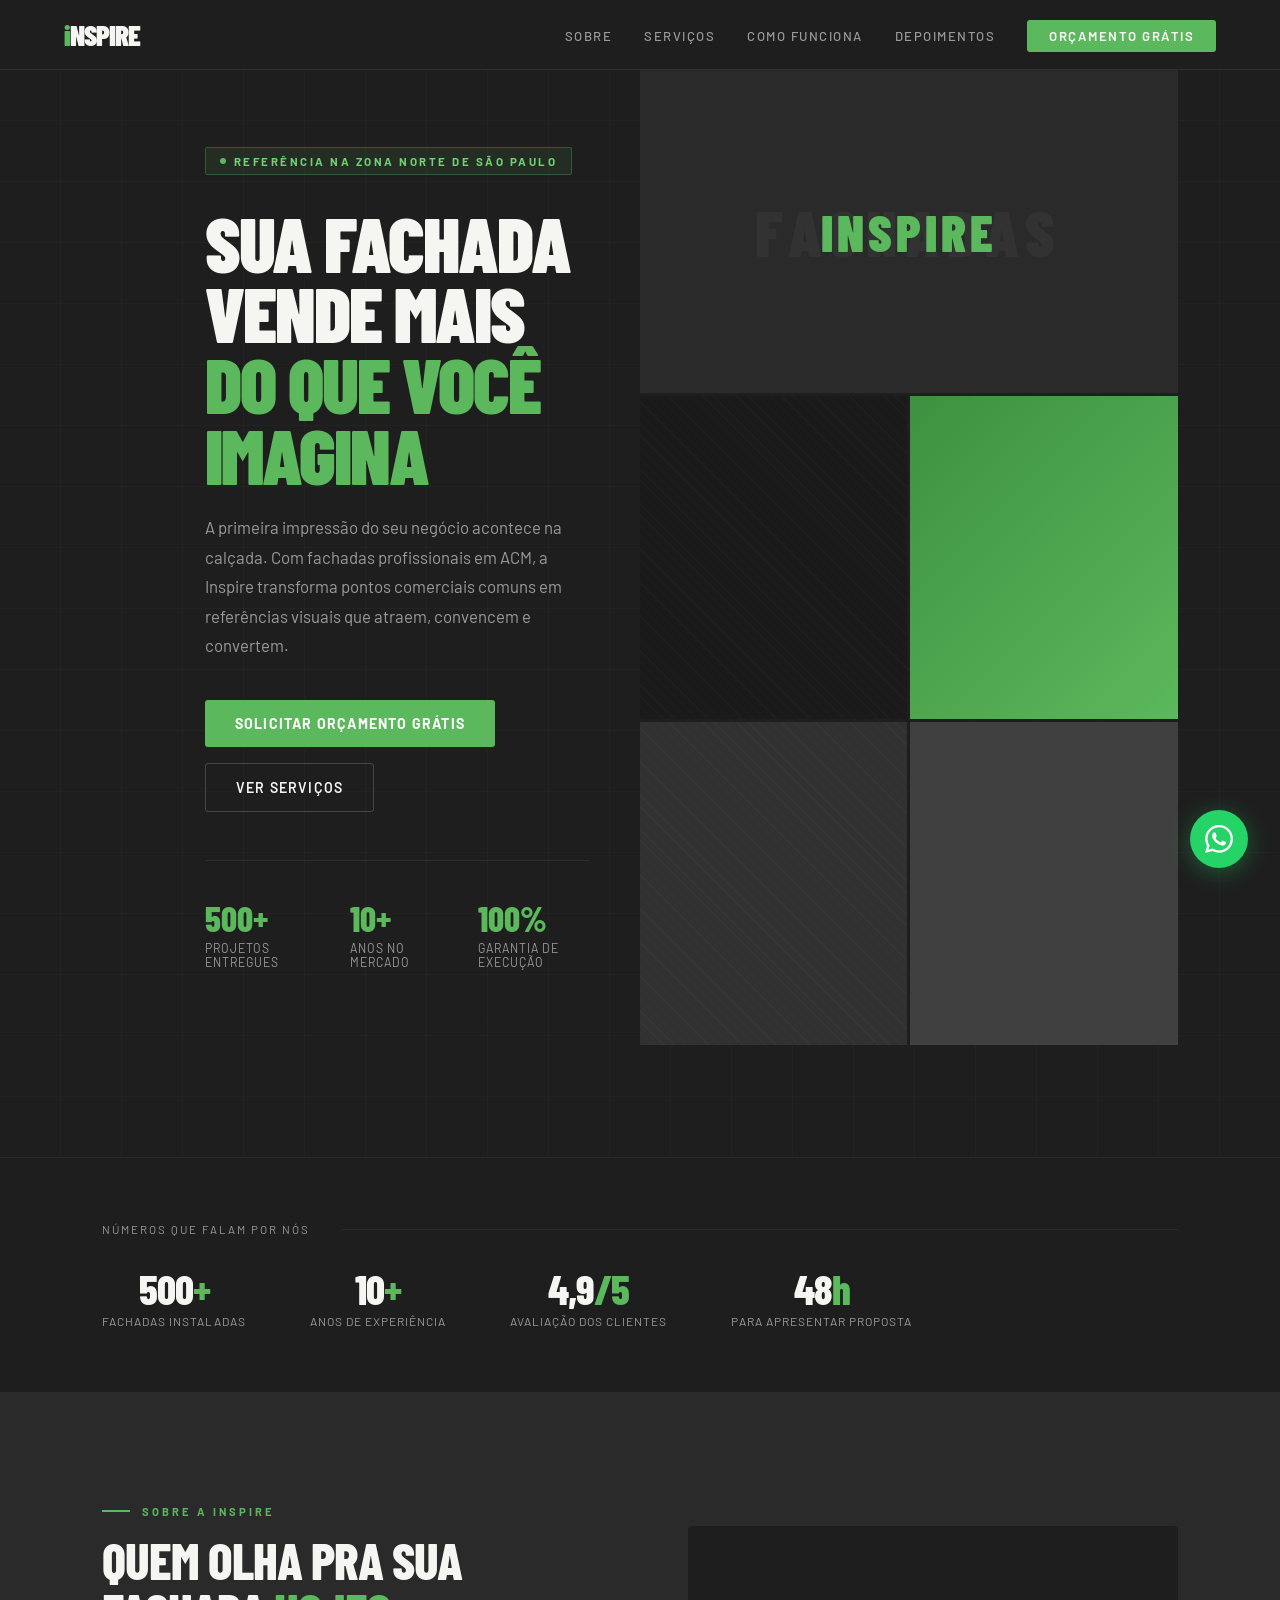
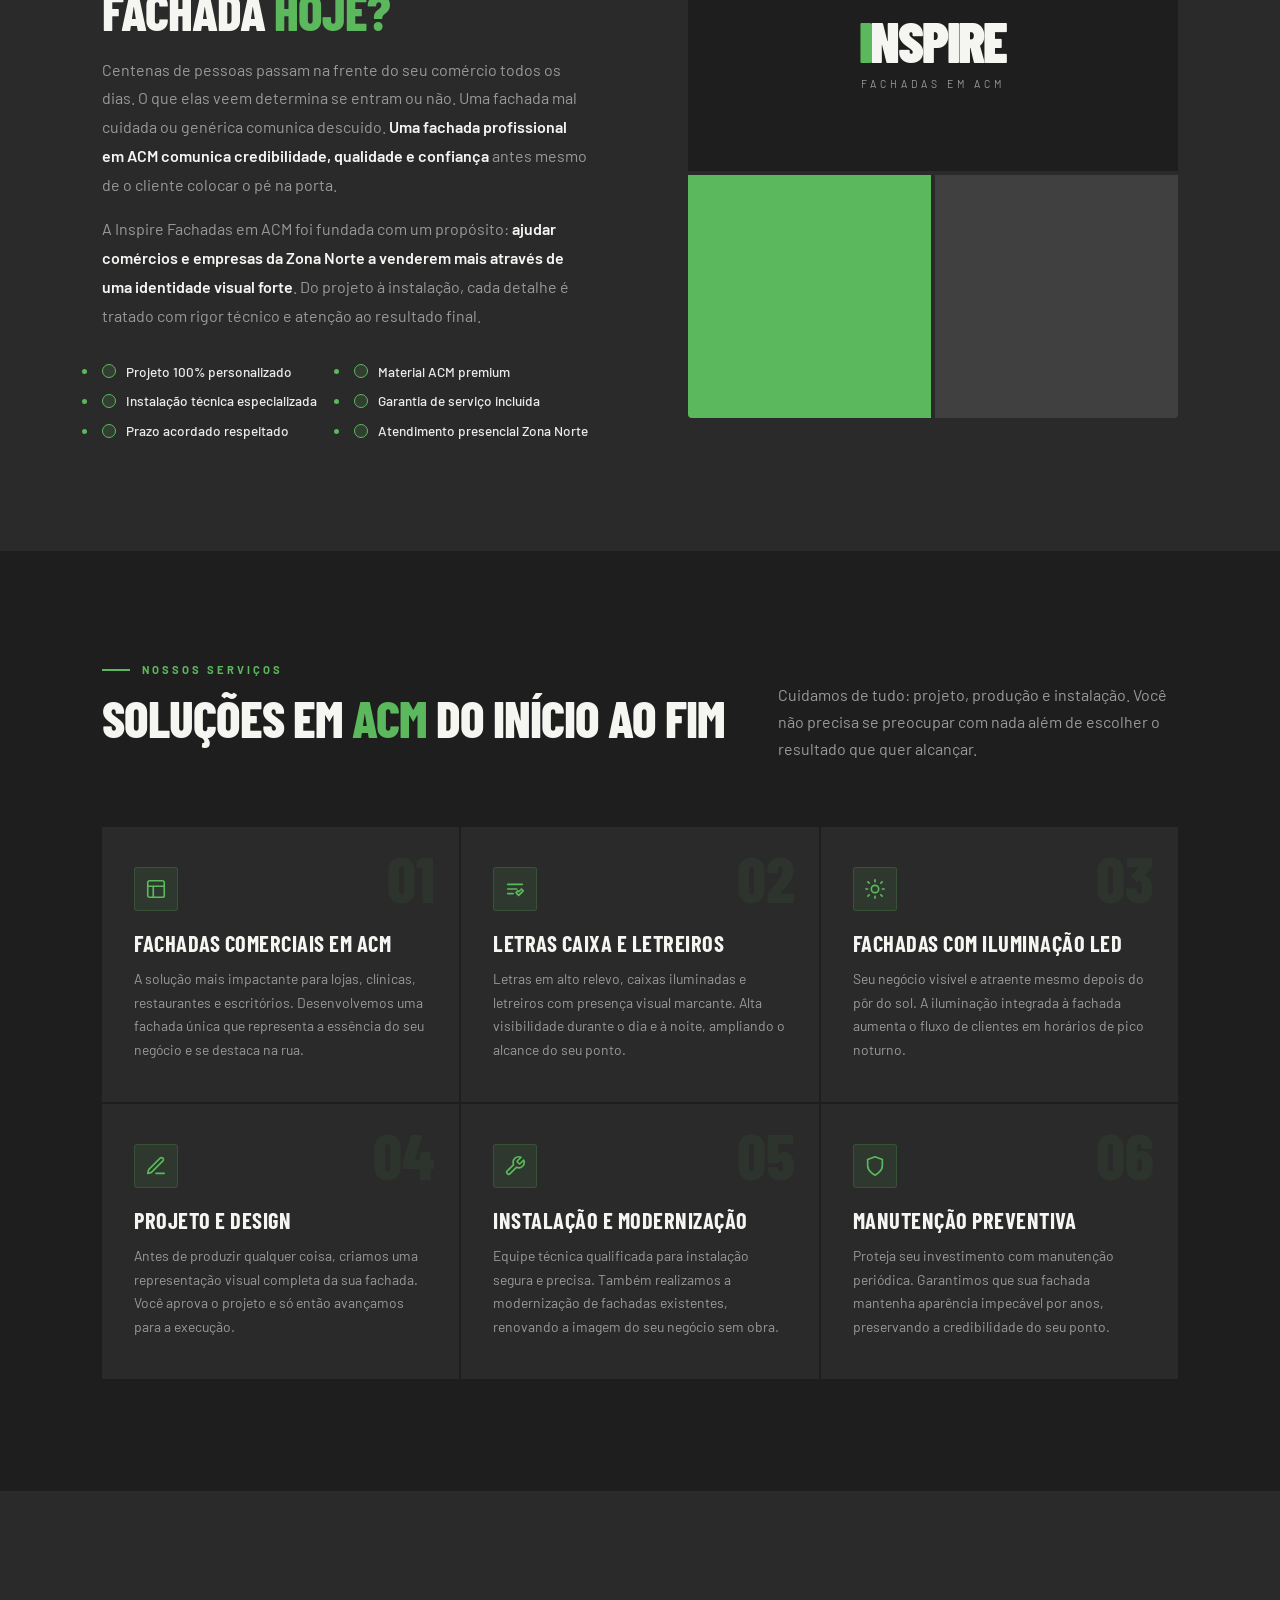
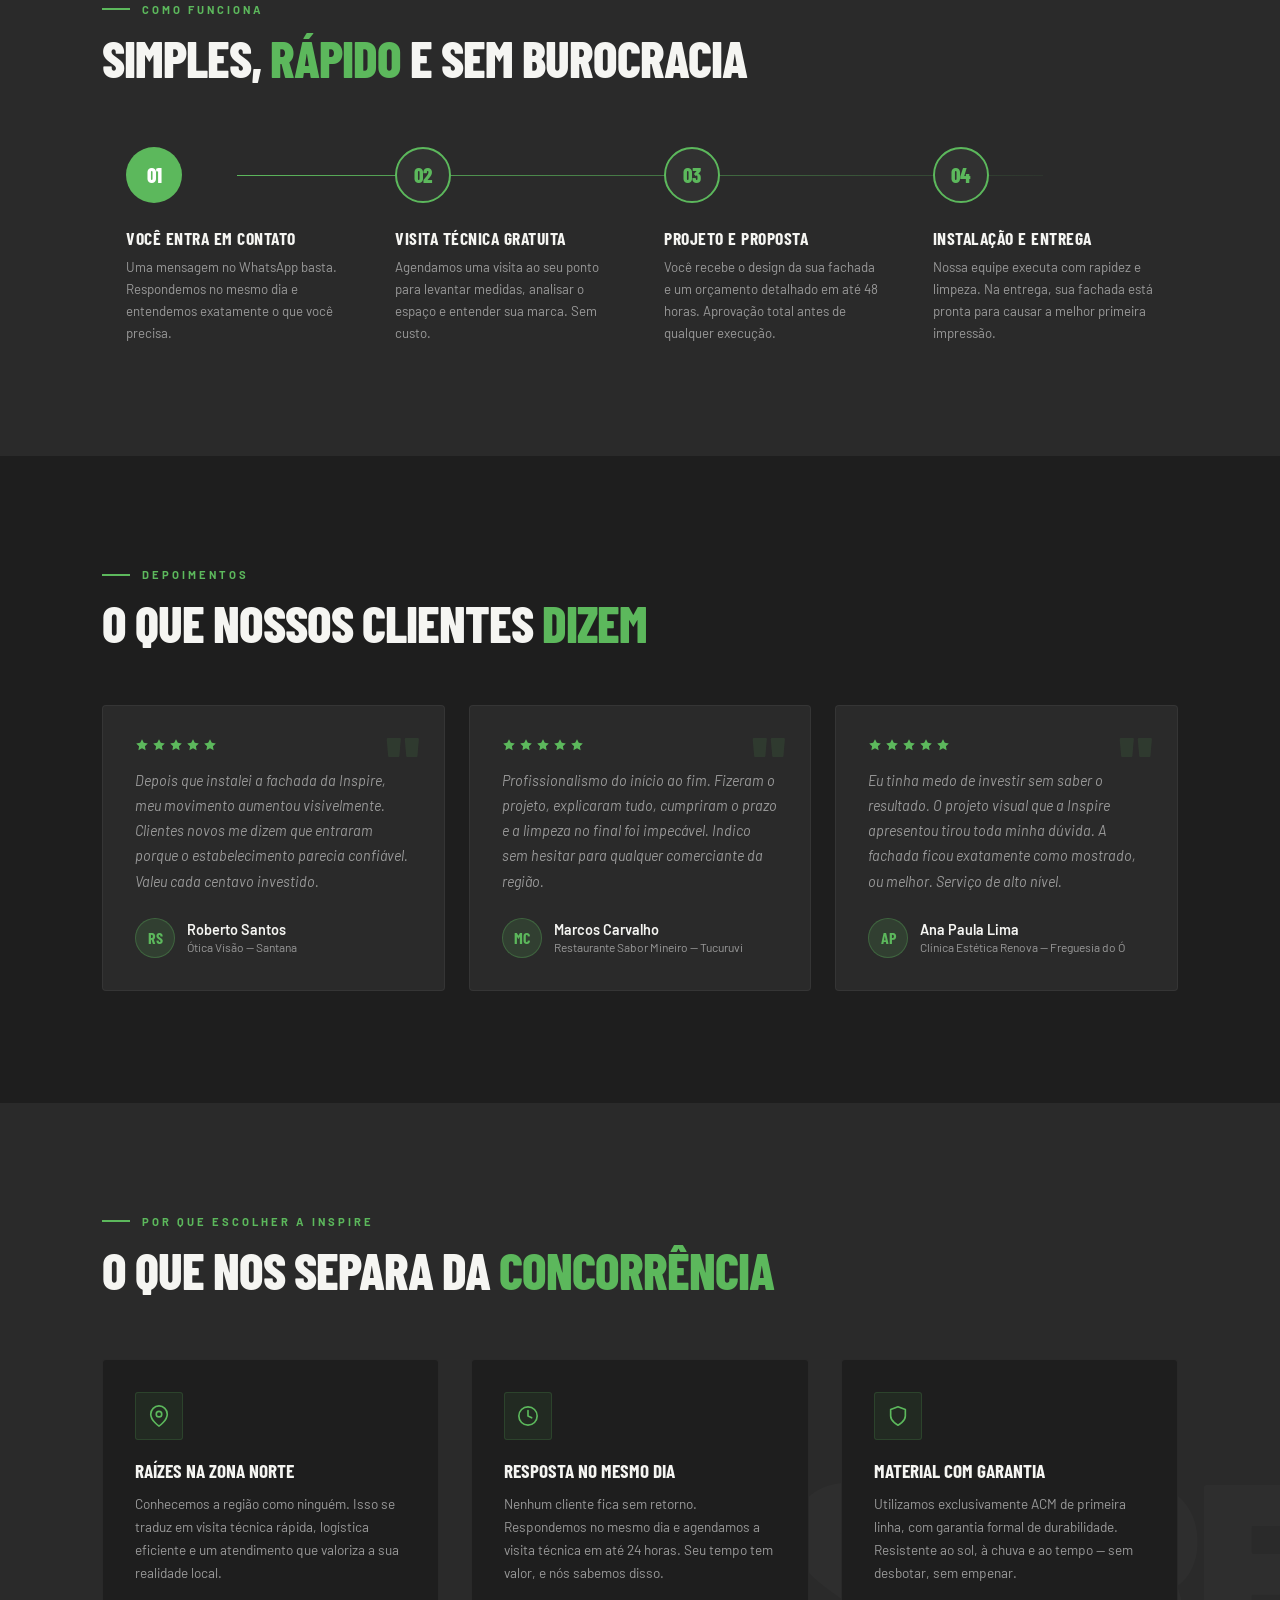
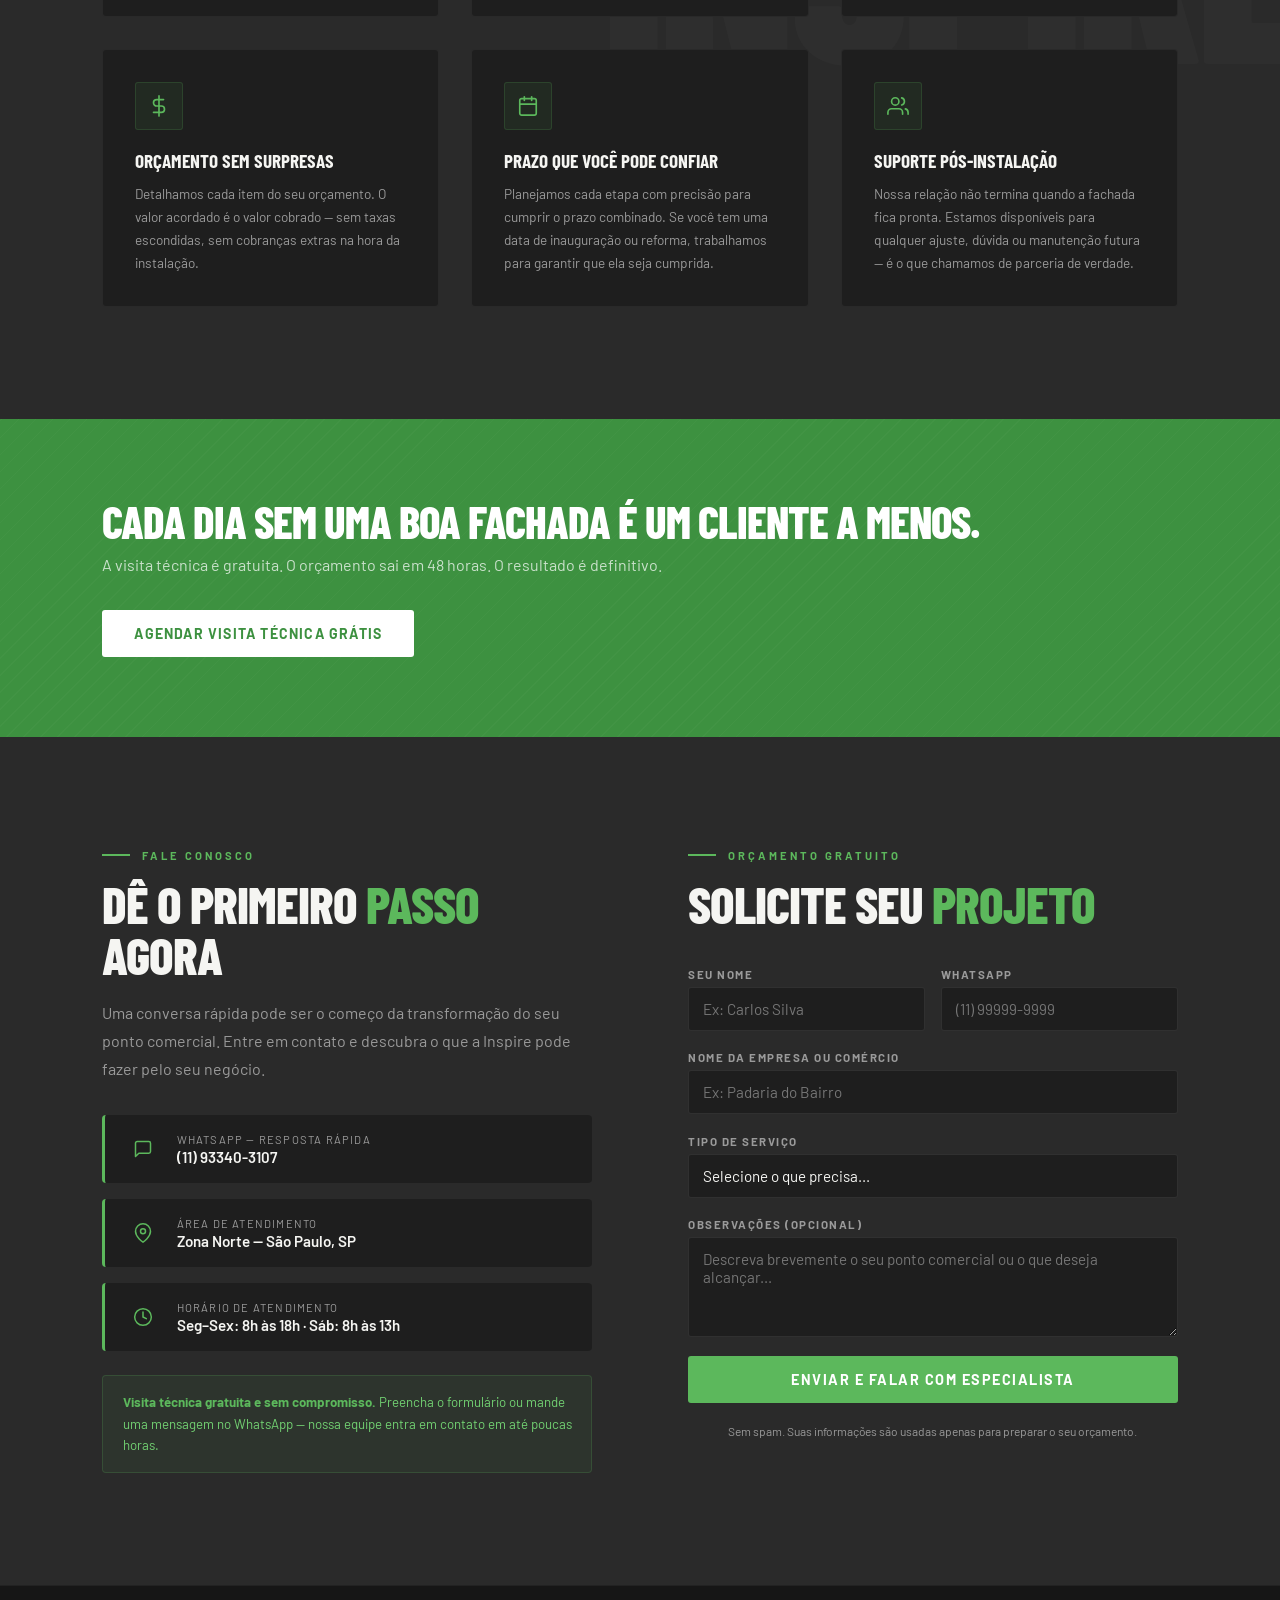
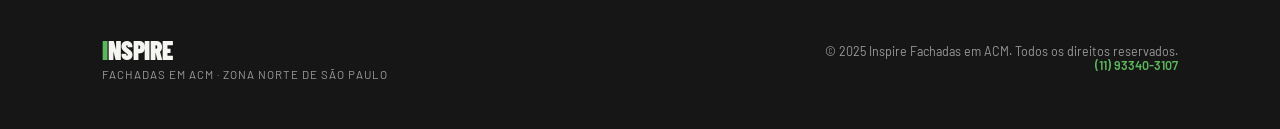
<file: inspire-fachadas (1).html>
<!DOCTYPE html>
<html lang="pt-BR">
<head>
<meta charset="UTF-8">
<meta name="viewport" content="width=device-width, initial-scale=1.0">
<title>Inspire Fachadas em ACM | Zona Norte SP</title>
<link rel="preconnect" href="https://fonts.googleapis.com">
<link href="https://fonts.googleapis.com/css2?family=Barlow+Condensed:wght@400;600;700;800;900&family=Barlow:wght@300;400;500;600&display=swap" rel="stylesheet">
<style>
  *, *::before, *::after { box-sizing: border-box; margin: 0; padding: 0; }

  :root {
    --dark: #1e1e1e;
    --charcoal: #2a2a2a;
    --panel: #313131;
    --green: #5cb85c;
    --green-light: #72d172;
    --green-dark: #3d9140;
    --white: #f5f5f2;
    --gray: #9a9a9a;
    --light-gray: #ececec;
  }

  html { scroll-behavior: smooth; }

  body {
    font-family: 'Barlow', sans-serif;
    background: var(--dark);
    color: var(--white);
    overflow-x: hidden;
  }

  /* NAV */
  nav {
    position: fixed;
    top: 0; left: 0; right: 0;
    z-index: 100;
    display: flex;
    align-items: center;
    justify-content: space-between;
    padding: 0 5vw;
    height: 70px;
    background: rgba(30,30,30,0.97);
    backdrop-filter: blur(10px);
    border-bottom: 1px solid rgba(92,184,92,0.15);
  }

  .nav-logo {
    font-family: 'Barlow Condensed', sans-serif;
    font-weight: 900;
    font-size: 1.8rem;
    letter-spacing: -1px;
    color: var(--white);
    text-decoration: none;
  }
  .nav-logo span { color: var(--green); }

  .nav-links { display: flex; gap: 2rem; list-style: none; }

  .nav-links a {
    font-size: 0.82rem;
    font-weight: 500;
    letter-spacing: 1.5px;
    text-transform: uppercase;
    color: var(--gray);
    text-decoration: none;
    transition: color 0.2s;
  }
  .nav-links a:hover { color: var(--green); }

  .nav-cta {
    background: var(--green) !important;
    color: #fff !important;
    padding: 8px 22px;
    border-radius: 3px;
    font-weight: 600 !important;
    transition: background 0.2s !important;
  }
  .nav-cta:hover { background: var(--green-dark) !important; }

  /* HERO */
  #hero {
    min-height: 100vh;
    display: grid;
    grid-template-columns: 1fr 1fr;
    padding-top: 70px;
    position: relative;
    overflow: hidden;
  }

  .hero-bg-pattern {
    position: absolute; inset: 0;
    background-image:
      repeating-linear-gradient(0deg, transparent, transparent 60px, rgba(92,184,92,0.035) 60px, rgba(92,184,92,0.035) 61px),
      repeating-linear-gradient(90deg, transparent, transparent 60px, rgba(92,184,92,0.035) 60px, rgba(92,184,92,0.035) 61px);
    pointer-events: none;
  }

  .hero-left {
    display: flex;
    flex-direction: column;
    justify-content: center;
    padding: 6vw 4vw 6vw 8vw;
    position: relative;
    z-index: 2;
  }

  .hero-badge {
    display: inline-flex;
    align-items: center;
    gap: 8px;
    background: rgba(92,184,92,0.1);
    border: 1px solid rgba(92,184,92,0.3);
    color: var(--green-light);
    font-size: 0.72rem;
    font-weight: 700;
    letter-spacing: 2.5px;
    text-transform: uppercase;
    padding: 6px 14px;
    border-radius: 2px;
    margin-bottom: 2rem;
    width: fit-content;
  }
  .hero-badge::before {
    content: '';
    width: 6px; height: 6px;
    border-radius: 50%;
    background: var(--green);
    animation: pulse 2s infinite;
  }
  @keyframes pulse {
    0%, 100% { opacity: 1; transform: scale(1); }
    50% { opacity: 0.4; transform: scale(0.7); }
  }

  h1 {
    font-family: 'Barlow Condensed', sans-serif;
    font-weight: 900;
    font-size: clamp(3.5rem, 6vw, 6.5rem);
    line-height: 0.92;
    letter-spacing: -2px;
    text-transform: uppercase;
    margin-bottom: 1.5rem;
  }
  h1 em { font-style: normal; color: var(--green); display: block; }

  .hero-desc {
    font-size: 1.05rem;
    color: var(--gray);
    line-height: 1.75;
    max-width: 430px;
    margin-bottom: 2.5rem;
  }

  .hero-actions { display: flex; gap: 1rem; flex-wrap: wrap; }

  .btn-primary {
    display: inline-flex;
    align-items: center;
    gap: 10px;
    background: var(--green);
    color: #fff;
    font-family: 'Barlow', sans-serif;
    font-weight: 700;
    font-size: 0.88rem;
    letter-spacing: 1.2px;
    text-transform: uppercase;
    padding: 15px 30px;
    border-radius: 3px;
    text-decoration: none;
    transition: background 0.2s, transform 0.15s;
  }
  .btn-primary:hover { background: var(--green-dark); transform: translateY(-2px); }

  .btn-secondary {
    display: inline-flex;
    align-items: center;
    gap: 10px;
    background: transparent;
    color: var(--white);
    font-family: 'Barlow', sans-serif;
    font-weight: 600;
    font-size: 0.88rem;
    letter-spacing: 1.2px;
    text-transform: uppercase;
    padding: 15px 30px;
    border: 1px solid rgba(255,255,255,0.18);
    border-radius: 3px;
    text-decoration: none;
    transition: border-color 0.2s, color 0.2s, transform 0.15s;
  }
  .btn-secondary:hover { border-color: var(--green); color: var(--green); transform: translateY(-2px); }

  .hero-stats {
    display: flex;
    gap: 2.5rem;
    margin-top: 3rem;
    padding-top: 2.5rem;
    border-top: 1px solid rgba(255,255,255,0.07);
  }
  .stat-num {
    font-family: 'Barlow Condensed', sans-serif;
    font-weight: 800;
    font-size: 2.2rem;
    color: var(--green);
    line-height: 1;
  }
  .stat-label {
    font-size: 0.76rem;
    color: var(--gray);
    letter-spacing: 1px;
    text-transform: uppercase;
    margin-top: 4px;
  }

  /* Hero right */
  .hero-right { position: relative; overflow: hidden; }
  .hero-acm-showcase {
    position: absolute; inset: 0;
    display: grid;
    grid-template-columns: 1fr 1fr;
    grid-template-rows: 1fr 1fr 1fr;
    gap: 3px;
  }
  .acm-panel { background: var(--panel); position: relative; overflow: hidden; }
  .acm-panel.main {
    grid-column: 1 / -1;
    display: flex;
    align-items: center;
    justify-content: center;
    background: var(--charcoal);
    font-family: 'Barlow Condensed', sans-serif;
    font-size: clamp(3rem, 5vw, 5.5rem);
    font-weight: 900;
    text-transform: uppercase;
    color: rgba(255,255,255,0.04);
    letter-spacing: 8px;
  }
  .acm-panel.main::after {
    content: 'INSPIRE';
    position: absolute;
    font-family: 'Barlow Condensed', sans-serif;
    font-weight: 900;
    font-size: clamp(2rem, 4vw, 4rem);
    color: var(--green);
    letter-spacing: 4px;
  }
  .acm-panel.dark { background: #1a1a1a; }
  .acm-panel.green-accent { background: linear-gradient(135deg, var(--green-dark) 0%, var(--green) 100%); }
  .acm-panel.mid { background: #404040; }
  .acm-texture {
    position: absolute; inset: 0;
    background-image: repeating-linear-gradient(45deg, rgba(255,255,255,0.02) 0px, rgba(255,255,255,0.02) 1px, transparent 1px, transparent 8px);
  }

  /* SECTION SHARED */
  section { padding: 7rem 8vw; }

  .section-label {
    font-size: 0.7rem;
    font-weight: 700;
    letter-spacing: 3px;
    text-transform: uppercase;
    color: var(--green);
    margin-bottom: 1rem;
    display: flex;
    align-items: center;
    gap: 12px;
  }
  .section-label::before {
    content: '';
    display: block;
    width: 28px; height: 2px;
    background: var(--green);
    flex-shrink: 0;
  }

  h2 {
    font-family: 'Barlow Condensed', sans-serif;
    font-weight: 800;
    font-size: clamp(2.4rem, 4vw, 3.8rem);
    text-transform: uppercase;
    line-height: 1;
    letter-spacing: -1px;
    margin-bottom: 1.2rem;
  }
  h2 span { color: var(--green); }

  /* SOBRE */
  #sobre {
    background: var(--charcoal);
    display: grid;
    grid-template-columns: 1fr 1fr;
    gap: 6rem;
    align-items: center;
  }
  .sobre-text p {
    color: var(--gray);
    line-height: 1.8;
    margin-bottom: 1rem;
    font-size: 1rem;
  }
  .sobre-text p strong { color: var(--white); font-weight: 600; }

  .sobre-features {
    display: grid;
    grid-template-columns: 1fr 1fr;
    gap: 0.8rem;
    margin-top: 2rem;
  }
  .feature-chip {
    display: flex;
    align-items: center;
    gap: 10px;
    font-size: 0.85rem;
    font-weight: 500;
    color: var(--light-gray);
  }
  .feature-chip::before {
    content: '';
    display: inline-block;
    width: 14px; height: 14px;
    border-radius: 50%;
    background: rgba(92,184,92,0.15);
    border: 1.5px solid var(--green);
    flex-shrink: 0;
    position: relative;
  }
  .feature-chip::after {
    content: '';
    position: absolute;
    width: 5px; height: 5px;
    background: var(--green);
    border-radius: 50%;
    margin-left: -20px;
    margin-top: 1px;
  }

  .sobre-visual {
    display: grid;
    grid-template-columns: 1fr 1fr;
    gap: 4px;
    border-radius: 4px;
    overflow: hidden;
  }
  .sv-block { aspect-ratio: 1; background: var(--panel); position: relative; overflow: hidden; }
  .sv-block:first-child {
    grid-column: 1 / -1;
    aspect-ratio: 2 / 1;
    background: var(--dark);
    display: flex; align-items: center; justify-content: center;
    flex-direction: column;
  }
  .sv-logo-display {
    font-family: 'Barlow Condensed', sans-serif;
    font-weight: 900;
    font-size: 3.5rem;
    letter-spacing: -2px;
    text-transform: uppercase;
  }
  .sv-logo-display span { color: var(--green); }
  .sv-sub { font-size: 0.65rem; letter-spacing: 4px; text-transform: uppercase; color: var(--gray); margin-top: 4px; }
  .sv-block.green { background: var(--green); display: flex; align-items: center; justify-content: center; }
  .sv-block.mid { background: #404040; }

  /* PROVA SOCIAL */
  #prova-social {
    background: var(--dark);
    padding: 4rem 8vw;
    border-top: 1px solid rgba(255,255,255,0.05);
    border-bottom: 1px solid rgba(255,255,255,0.05);
  }
  .prova-inner {
    display: flex;
    align-items: center;
    justify-content: space-between;
    gap: 2rem;
    flex-wrap: wrap;
  }
  .prova-label {
    font-size: 0.72rem;
    color: var(--gray);
    letter-spacing: 2px;
    text-transform: uppercase;
    white-space: nowrap;
  }
  .prova-divider {
    flex: 1;
    height: 1px;
    background: rgba(255,255,255,0.06);
    min-width: 30px;
  }
  .prova-stats {
    display: flex;
    gap: 4rem;
    flex-wrap: wrap;
  }
  .prova-stat { text-align: center; }
  .prova-num {
    font-family: 'Barlow Condensed', sans-serif;
    font-weight: 800;
    font-size: 2.6rem;
    color: var(--white);
    line-height: 1;
    letter-spacing: -1px;
  }
  .prova-num span { color: var(--green); }
  .prova-desc {
    font-size: 0.75rem;
    color: var(--gray);
    letter-spacing: 1px;
    text-transform: uppercase;
    margin-top: 4px;
  }

  /* SERVICES */
  #servicos { background: var(--dark); }
  .services-intro {
    display: flex;
    justify-content: space-between;
    align-items: flex-end;
    margin-bottom: 4rem;
    gap: 2rem;
  }
  .services-intro p { color: var(--gray); max-width: 400px; line-height: 1.7; font-size: 1rem; }

  .services-grid {
    display: grid;
    grid-template-columns: repeat(3, 1fr);
    gap: 2px;
  }
  .service-card {
    background: var(--charcoal);
    padding: 2.5rem 2rem;
    position: relative;
    overflow: hidden;
    transition: background 0.3s;
  }
  .service-card:hover { background: var(--panel); }
  .service-card::before {
    content: '';
    position: absolute;
    top: 0; left: 0; right: 0;
    height: 3px;
    background: var(--green);
    transform: scaleX(0);
    transform-origin: left;
    transition: transform 0.4s ease;
  }
  .service-card:hover::before { transform: scaleX(1); }
  .service-num {
    font-family: 'Barlow Condensed', sans-serif;
    font-weight: 800;
    font-size: 4rem;
    color: rgba(92,184,92,0.07);
    line-height: 1;
    position: absolute;
    top: 1.2rem; right: 1.5rem;
  }
  .service-icon-wrap {
    width: 44px; height: 44px;
    border-radius: 3px;
    background: rgba(92,184,92,0.1);
    border: 1px solid rgba(92,184,92,0.2);
    display: flex;
    align-items: center;
    justify-content: center;
    margin-bottom: 1.2rem;
  }
  .service-icon-wrap svg { width: 22px; height: 22px; stroke: var(--green); fill: none; stroke-width: 1.8; stroke-linecap: round; stroke-linejoin: round; }
  .service-title {
    font-family: 'Barlow Condensed', sans-serif;
    font-weight: 700;
    font-size: 1.4rem;
    text-transform: uppercase;
    letter-spacing: 0.5px;
    margin-bottom: 0.7rem;
    color: var(--white);
  }
  .service-desc { font-size: 0.87rem; color: var(--gray); line-height: 1.7; }

  /* PROCESSO */
  #processo { background: var(--charcoal); }
  .process-steps {
    display: grid;
    grid-template-columns: repeat(4, 1fr);
    gap: 0;
    margin-top: 4rem;
    position: relative;
  }
  .process-steps::before {
    content: '';
    position: absolute;
    top: 28px;
    left: 12.5%; right: 12.5%;
    height: 1px;
    background: linear-gradient(90deg, var(--green), rgba(92,184,92,0.08));
    z-index: 0;
  }
  .step { padding: 0 1.5rem; position: relative; z-index: 1; }
  .step-num {
    width: 56px; height: 56px;
    border-radius: 50%;
    background: var(--green);
    display: flex; align-items: center; justify-content: center;
    font-family: 'Barlow Condensed', sans-serif;
    font-weight: 800; font-size: 1.3rem;
    margin-bottom: 1.5rem;
    color: #fff;
  }
  .step:not(:first-child) .step-num {
    background: var(--panel);
    border: 2px solid var(--green);
    color: var(--green);
  }
  .step-title {
    font-family: 'Barlow Condensed', sans-serif;
    font-weight: 700; font-size: 1.1rem;
    text-transform: uppercase; letter-spacing: 0.5px;
    margin-bottom: 0.5rem;
  }
  .step-desc { font-size: 0.83rem; color: var(--gray); line-height: 1.65; }

  /* DEPOIMENTOS */
  #depoimentos { background: var(--dark); }
  .dep-grid {
    display: grid;
    grid-template-columns: repeat(3, 1fr);
    gap: 1.5rem;
    margin-top: 3.5rem;
  }
  .dep-card {
    background: var(--charcoal);
    border: 1px solid rgba(255,255,255,0.05);
    border-radius: 4px;
    padding: 2rem;
    position: relative;
  }
  .dep-card::before {
    content: '"';
    position: absolute;
    top: 1rem; right: 1.5rem;
    font-family: 'Barlow Condensed', sans-serif;
    font-size: 5rem;
    font-weight: 900;
    color: rgba(92,184,92,0.12);
    line-height: 1;
  }
  .dep-stars {
    display: flex; gap: 3px; margin-bottom: 1rem;
  }
  .dep-stars svg { width: 14px; height: 14px; fill: var(--green); }
  .dep-text {
    font-size: 0.9rem;
    color: var(--gray);
    line-height: 1.75;
    margin-bottom: 1.5rem;
    font-style: italic;
  }
  .dep-author { display: flex; align-items: center; gap: 12px; }
  .dep-avatar {
    width: 40px; height: 40px;
    border-radius: 50%;
    background: rgba(92,184,92,0.15);
    border: 1.5px solid rgba(92,184,92,0.3);
    display: flex; align-items: center; justify-content: center;
    font-family: 'Barlow Condensed', sans-serif;
    font-weight: 700; font-size: 1rem;
    color: var(--green);
  }
  .dep-name { font-weight: 600; font-size: 0.9rem; }
  .dep-biz { font-size: 0.75rem; color: var(--gray); margin-top: 2px; }

  /* DIFERENCIAIS */
  #diferenciais { background: var(--charcoal); position: relative; overflow: hidden; }
  #diferenciais::before {
    content: 'INSPIRE';
    position: absolute;
    font-family: 'Barlow Condensed', sans-serif;
    font-weight: 900; font-size: 20vw;
    color: rgba(255,255,255,0.018);
    right: -2vw; top: 50%;
    transform: translateY(-50%);
    letter-spacing: -5px;
    pointer-events: none;
  }
  .diferenciais-grid {
    display: grid;
    grid-template-columns: repeat(3, 1fr);
    gap: 2rem;
    margin-top: 4rem;
  }
  .diferencial-card {
    background: var(--dark);
    border: 1px solid rgba(255,255,255,0.05);
    padding: 2rem;
    border-radius: 4px;
    transition: border-color 0.3s, transform 0.2s;
  }
  .diferencial-card:hover { border-color: rgba(92,184,92,0.3); transform: translateY(-4px); }
  .diferencial-icon-wrap {
    width: 48px; height: 48px;
    border-radius: 3px;
    background: rgba(92,184,92,0.08);
    border: 1px solid rgba(92,184,92,0.18);
    display: flex; align-items: center; justify-content: center;
    margin-bottom: 1.2rem;
  }
  .diferencial-icon-wrap svg { width: 22px; height: 22px; stroke: var(--green); fill: none; stroke-width: 1.8; stroke-linecap: round; stroke-linejoin: round; }
  .diferencial-title {
    font-family: 'Barlow Condensed', sans-serif;
    font-weight: 700; font-size: 1.2rem;
    text-transform: uppercase; margin-bottom: 0.6rem;
  }
  .diferencial-desc { font-size: 0.85rem; color: var(--gray); line-height: 1.7; }

  /* CTA BANNER */
  #cta-banner {
    background: var(--green-dark);
    padding: 5rem 8vw;
    display: flex;
    align-items: center;
    justify-content: space-between;
    gap: 2rem; flex-wrap: wrap;
    position: relative; overflow: hidden;
  }
  #cta-banner::before {
    content: '';
    position: absolute; inset: 0;
    background-image: repeating-linear-gradient(-45deg, rgba(255,255,255,0.025) 0px, rgba(255,255,255,0.025) 1px, transparent 1px, transparent 12px);
  }
  .cta-text { position: relative; z-index: 1; }
  .cta-text h2 { font-size: clamp(2rem, 3.5vw, 3rem); color: #fff; margin-bottom: 0.5rem; }
  .cta-text p { color: rgba(255,255,255,0.72); font-size: 1rem; line-height: 1.6; }
  .btn-white {
    position: relative; z-index: 1;
    display: inline-flex; align-items: center; gap: 10px;
    background: #fff;
    color: var(--green-dark);
    font-weight: 700; font-size: 0.88rem;
    letter-spacing: 1.2px; text-transform: uppercase;
    padding: 15px 32px; border-radius: 3px;
    text-decoration: none;
    transition: transform 0.2s, background 0.2s;
    white-space: nowrap;
  }
  .btn-white:hover { transform: translateY(-3px); background: rgba(255,255,255,0.92); }

  /* CONTATO */
  #contato {
    background: var(--charcoal);
    display: grid;
    grid-template-columns: 1fr 1fr;
    gap: 6rem;
    align-items: start;
  }
  .contact-info p { color: var(--gray); line-height: 1.75; margin-bottom: 2rem; font-size: 1rem; }
  .contact-items { display: flex; flex-direction: column; gap: 1rem; }
  .contact-item {
    display: flex; align-items: center; gap: 16px;
    padding: 1rem 1.2rem;
    background: var(--dark);
    border-radius: 4px;
    border-left: 3px solid var(--green);
    text-decoration: none; color: inherit;
    transition: background 0.2s;
  }
  .contact-item:hover { background: #222; }
  .contact-item-icon {
    width: 36px; height: 36px;
    display: flex; align-items: center; justify-content: center;
    flex-shrink: 0;
  }
  .contact-item-icon svg { width: 20px; height: 20px; stroke: var(--green); fill: none; stroke-width: 1.8; stroke-linecap: round; stroke-linejoin: round; }
  .contact-item-label { font-size: 0.7rem; color: var(--gray); text-transform: uppercase; letter-spacing: 1.2px; }
  .contact-item-value { font-weight: 600; font-size: 0.95rem; margin-top: 2px; }

  /* urgency note */
  .urgency-note {
    margin-top: 1.5rem;
    padding: 1rem 1.2rem;
    background: rgba(92,184,92,0.07);
    border: 1px solid rgba(92,184,92,0.2);
    border-radius: 4px;
    font-size: 0.83rem;
    color: var(--green-light);
    line-height: 1.6;
  }
  .urgency-note strong { color: var(--green); }

  /* FORM */
  .contact-form { display: flex; flex-direction: column; gap: 1.2rem; }
  .form-row { display: grid; grid-template-columns: 1fr 1fr; gap: 1rem; }
  .form-group { display: flex; flex-direction: column; gap: 6px; }
  .form-group label {
    font-size: 0.72rem; font-weight: 700;
    letter-spacing: 1.5px; text-transform: uppercase;
    color: var(--gray);
  }
  .form-group input, .form-group textarea, .form-group select {
    background: var(--dark);
    border: 1px solid rgba(255,255,255,0.08);
    border-radius: 3px;
    color: var(--white);
    font-family: 'Barlow', sans-serif;
    font-size: 0.95rem;
    padding: 12px 14px;
    transition: border-color 0.2s;
    outline: none; appearance: none;
  }
  .form-group input:focus, .form-group textarea:focus, .form-group select:focus { border-color: var(--green); }
  .form-group textarea { resize: vertical; min-height: 100px; }
  .form-group select option { background: var(--dark); }
  .form-submit {
    background: var(--green); color: #fff;
    font-family: 'Barlow', sans-serif;
    font-weight: 700; font-size: 0.9rem;
    letter-spacing: 1.5px; text-transform: uppercase;
    padding: 15px 28px; border: none; border-radius: 3px;
    cursor: pointer;
    transition: background 0.2s, transform 0.15s;
    width: 100%;
  }
  .form-submit:hover { background: var(--green-dark); transform: translateY(-2px); }
  .form-note { font-size: 0.75rem; color: var(--gray); text-align: center; line-height: 1.5; }

  /* FOOTER */
  footer {
    background: #161616;
    border-top: 1px solid rgba(255,255,255,0.05);
    padding: 3rem 8vw;
    display: flex;
    justify-content: space-between;
    align-items: center;
    flex-wrap: wrap; gap: 1rem;
  }
  .footer-logo {
    font-family: 'Barlow Condensed', sans-serif;
    font-weight: 900; font-size: 1.6rem;
    letter-spacing: -0.5px; text-transform: uppercase;
  }
  .footer-logo span { color: var(--green); }
  .footer-tagline { font-size: 0.72rem; color: var(--gray); letter-spacing: 1px; text-transform: uppercase; margin-top: 2px; }
  .footer-copy { font-size: 0.78rem; color: var(--gray); text-align: right; }
  .footer-copy strong { color: var(--green); font-weight: 600; }

  /* WA Float */
  .wa-float {
    position: fixed;
    bottom: 2rem; right: 2rem;
    z-index: 99;
    width: 58px; height: 58px;
    border-radius: 50%;
    background: #25d366;
    display: flex; align-items: center; justify-content: center;
    box-shadow: 0 4px 24px rgba(37,211,102,0.35);
    text-decoration: none;
    transition: transform 0.2s, box-shadow 0.2s;
  }
  .wa-float:hover { transform: scale(1.1); box-shadow: 0 6px 32px rgba(37,211,102,0.5); }
  .wa-float svg { width: 28px; height: 28px; fill: white; }

  /* Animations */
  @keyframes fadeUp {
    from { opacity: 0; transform: translateY(22px); }
    to { opacity: 1; transform: translateY(0); }
  }
  .hero-left > * { animation: fadeUp 0.7s ease both; }
  .hero-left > *:nth-child(1) { animation-delay: 0.1s; }
  .hero-left > *:nth-child(2) { animation-delay: 0.25s; }
  .hero-left > *:nth-child(3) { animation-delay: 0.4s; }
  .hero-left > *:nth-child(4) { animation-delay: 0.55s; }
  .hero-left > *:nth-child(5) { animation-delay: 0.7s; }

  /* RESPONSIVE */
  @media (max-width: 900px) {
    #hero { grid-template-columns: 1fr; }
    .hero-right { display: none; }
    .hero-left { padding: 4rem 6vw 5rem; }
    #sobre, #contato { grid-template-columns: 1fr; gap: 3rem; }
    .sobre-visual { display: none; }
    .services-grid { grid-template-columns: 1fr; }
    .dep-grid { grid-template-columns: 1fr; }
    .diferenciais-grid { grid-template-columns: 1fr 1fr; }
    .process-steps { grid-template-columns: 1fr 1fr; gap: 2rem; }
    .process-steps::before { display: none; }
    .services-intro { flex-direction: column; }
    nav { padding: 0 4vw; }
    .nav-links { display: none; }
    .prova-stats { gap: 2rem; }
  }
  @media (max-width: 600px) {
    section { padding: 5rem 6vw; }
    .diferenciais-grid { grid-template-columns: 1fr; }
    .process-steps { grid-template-columns: 1fr; }
    .hero-stats { flex-wrap: wrap; gap: 1.5rem; }
    .form-row { grid-template-columns: 1fr; }
    .prova-stats { gap: 1.5rem; }
    #cta-banner { flex-direction: column; align-items: flex-start; }
  }
</style>
</head>
<body>

<!-- NAV -->
<nav>
  <a href="#" class="nav-logo"><span>i</span>NSPIRE</a>
  <ul class="nav-links">
    <li><a href="#sobre">Sobre</a></li>
    <li><a href="#servicos">Serviços</a></li>
    <li><a href="#processo">Como Funciona</a></li>
    <li><a href="#depoimentos">Depoimentos</a></li>
    <li><a href="#contato" class="nav-cta">Orçamento Grátis</a></li>
  </ul>
</nav>

<!-- HERO -->
<section id="hero">
  <div class="hero-bg-pattern"></div>
  <div class="hero-left">
    <div class="hero-badge">Referência na Zona Norte de São Paulo</div>
    <h1>
      Sua fachada<br>
      vende mais<br>
      <em>do que você imagina</em>
    </h1>
    <p class="hero-desc">
      A primeira impressão do seu negócio acontece na calçada. Com fachadas profissionais em ACM, a Inspire transforma pontos comerciais comuns em referências visuais que atraem, convencem e convertem.
    </p>
    <div class="hero-actions">
      <a href="https://wa.me/5511933403107?text=Ol%C3%A1%2C+gostaria+de+um+or%C3%A7amento+para+fachada+em+ACM" target="_blank" class="btn-primary">Solicitar Orçamento Grátis</a>
      <a href="#servicos" class="btn-secondary">Ver Serviços</a>
    </div>
    <div class="hero-stats">
      <div>
        <div class="stat-num">500+</div>
        <div class="stat-label">Projetos entregues</div>
      </div>
      <div>
        <div class="stat-num">10+</div>
        <div class="stat-label">Anos no mercado</div>
      </div>
      <div>
        <div class="stat-num">100%</div>
        <div class="stat-label">Garantia de execução</div>
      </div>
    </div>
  </div>
  <div class="hero-right">
    <div class="hero-acm-showcase">
      <div class="acm-panel main">FACHADAS</div>
      <div class="acm-panel dark"><div class="acm-texture"></div></div>
      <div class="acm-panel green-accent"></div>
      <div class="acm-panel accent"><div class="acm-texture"></div></div>
      <div class="acm-panel mid"></div>
    </div>
  </div>
</section>

<!-- PROVA SOCIAL -->
<div id="prova-social">
  <div class="prova-inner">
    <div class="prova-label">Números que falam por nós</div>
    <div class="prova-divider"></div>
    <div class="prova-stats">
      <div class="prova-stat">
        <div class="prova-num">500<span>+</span></div>
        <div class="prova-desc">Fachadas instaladas</div>
      </div>
      <div class="prova-stat">
        <div class="prova-num">10<span>+</span></div>
        <div class="prova-desc">Anos de experiência</div>
      </div>
      <div class="prova-stat">
        <div class="prova-num">4,9<span>/5</span></div>
        <div class="prova-desc">Avaliação dos clientes</div>
      </div>
      <div class="prova-stat">
        <div class="prova-num">48<span>h</span></div>
        <div class="prova-desc">Para apresentar proposta</div>
      </div>
    </div>
  </div>
</div>

<!-- SOBRE -->
<section id="sobre">
  <div class="sobre-text">
    <div class="section-label">Sobre a Inspire</div>
    <h2>Quem olha pra sua fachada <span>hoje?</span></h2>
    <p>
      Centenas de pessoas passam na frente do seu comércio todos os dias. O que elas veem determina se entram ou não. Uma fachada mal cuidada ou genérica comunica descuido. <strong>Uma fachada profissional em ACM comunica credibilidade, qualidade e confiança</strong> antes mesmo de o cliente colocar o pé na porta.
    </p>
    <p>
      A Inspire Fachadas em ACM foi fundada com um propósito: <strong>ajudar comércios e empresas da Zona Norte a venderem mais através de uma identidade visual forte</strong>. Do projeto à instalação, cada detalhe é tratado com rigor técnico e atenção ao resultado final.
    </p>
    <div class="sobre-features">
      <div class="feature-chip">Projeto 100% personalizado</div>
      <div class="feature-chip">Material ACM premium</div>
      <div class="feature-chip">Instalação técnica especializada</div>
      <div class="feature-chip">Garantia de serviço incluída</div>
      <div class="feature-chip">Prazo acordado respeitado</div>
      <div class="feature-chip">Atendimento presencial Zona Norte</div>
    </div>
  </div>
  <div class="sobre-visual">
    <div class="sv-block">
      <div class="sv-logo-display"><span>i</span>NSPIRE</div>
      <div class="sv-sub">Fachadas em ACM</div>
    </div>
    <div class="sv-block green"></div>
    <div class="sv-block mid"></div>
  </div>
</section>

<!-- SERVIÇOS -->
<section id="servicos">
  <div class="services-intro">
    <div>
      <div class="section-label">Nossos Serviços</div>
      <h2>Soluções em <span>ACM</span> do início ao fim</h2>
    </div>
    <p>Cuidamos de tudo: projeto, produção e instalação. Você não precisa se preocupar com nada além de escolher o resultado que quer alcançar.</p>
  </div>
  <div class="services-grid">

    <div class="service-card">
      <div class="service-num">01</div>
      <div class="service-icon-wrap">
        <svg viewBox="0 0 24 24"><rect x="3" y="3" width="18" height="18" rx="2"/><path d="M3 9h18M9 21V9"/></svg>
      </div>
      <div class="service-title">Fachadas Comerciais em ACM</div>
      <p class="service-desc">A solução mais impactante para lojas, clínicas, restaurantes e escritórios. Desenvolvemos uma fachada única que representa a essência do seu negócio e se destaca na rua.</p>
    </div>

    <div class="service-card">
      <div class="service-num">02</div>
      <div class="service-icon-wrap">
        <svg viewBox="0 0 24 24"><path d="M4 7h16M4 12h10M4 17h6"/><path d="M19 12l2 2-5 5-3-3 2-2 1 1 3-3z"/></svg>
      </div>
      <div class="service-title">Letras Caixa e Letreiros</div>
      <p class="service-desc">Letras em alto relevo, caixas iluminadas e letreiros com presença visual marcante. Alta visibilidade durante o dia e à noite, ampliando o alcance do seu ponto.</p>
    </div>

    <div class="service-card">
      <div class="service-num">03</div>
      <div class="service-icon-wrap">
        <svg viewBox="0 0 24 24"><circle cx="12" cy="12" r="4"/><path d="M12 2v2M12 20v2M4.22 4.22l1.42 1.42M18.36 18.36l1.42 1.42M2 12h2M20 12h2M4.22 19.78l1.42-1.42M18.36 5.64l1.42-1.42"/></svg>
      </div>
      <div class="service-title">Fachadas com Iluminação LED</div>
      <p class="service-desc">Seu negócio visível e atraente mesmo depois do pôr do sol. A iluminação integrada à fachada aumenta o fluxo de clientes em horários de pico noturno.</p>
    </div>

    <div class="service-card">
      <div class="service-num">04</div>
      <div class="service-icon-wrap">
        <svg viewBox="0 0 24 24"><path d="M12 20h9M16.5 3.5a2.121 2.121 0 013 3L7 19l-4 1 1-4L16.5 3.5z"/></svg>
      </div>
      <div class="service-title">Projeto e Design</div>
      <p class="service-desc">Antes de produzir qualquer coisa, criamos uma representação visual completa da sua fachada. Você aprova o projeto e só então avançamos para a execução.</p>
    </div>

    <div class="service-card">
      <div class="service-num">05</div>
      <div class="service-icon-wrap">
        <svg viewBox="0 0 24 24"><path d="M14.7 6.3a1 1 0 000 1.4l1.6 1.6a1 1 0 001.4 0l3.77-3.77a6 6 0 01-7.94 7.94l-6.91 6.91a2.12 2.12 0 01-3-3l6.91-6.91a6 6 0 017.94-7.94l-3.76 3.76z"/></svg>
      </div>
      <div class="service-title">Instalação e Modernização</div>
      <p class="service-desc">Equipe técnica qualificada para instalação segura e precisa. Também realizamos a modernização de fachadas existentes, renovando a imagem do seu negócio sem obra.</p>
    </div>

    <div class="service-card">
      <div class="service-num">06</div>
      <div class="service-icon-wrap">
        <svg viewBox="0 0 24 24"><path d="M12 22s8-4 8-10V5l-8-3-8 3v7c0 6 8 10 8 10z"/></svg>
      </div>
      <div class="service-title">Manutenção Preventiva</div>
      <p class="service-desc">Proteja seu investimento com manutenção periódica. Garantimos que sua fachada mantenha aparência impecável por anos, preservando a credibilidade do seu ponto.</p>
    </div>

  </div>
</section>

<!-- PROCESSO -->
<section id="processo">
  <div class="section-label">Como Funciona</div>
  <h2>Simples, <span>rápido</span> e sem burocracia</h2>
  <div class="process-steps">
    <div class="step">
      <div class="step-num">01</div>
      <div class="step-title">Você entra em contato</div>
      <p class="step-desc">Uma mensagem no WhatsApp basta. Respondemos no mesmo dia e entendemos exatamente o que você precisa.</p>
    </div>
    <div class="step">
      <div class="step-num">02</div>
      <div class="step-title">Visita técnica gratuita</div>
      <p class="step-desc">Agendamos uma visita ao seu ponto para levantar medidas, analisar o espaço e entender sua marca. Sem custo.</p>
    </div>
    <div class="step">
      <div class="step-num">03</div>
      <div class="step-title">Projeto e proposta</div>
      <p class="step-desc">Você recebe o design da sua fachada e um orçamento detalhado em até 48 horas. Aprovação total antes de qualquer execução.</p>
    </div>
    <div class="step">
      <div class="step-num">04</div>
      <div class="step-title">Instalação e entrega</div>
      <p class="step-desc">Nossa equipe executa com rapidez e limpeza. Na entrega, sua fachada está pronta para causar a melhor primeira impressão.</p>
    </div>
  </div>
</section>

<!-- DEPOIMENTOS -->
<section id="depoimentos">
  <div class="section-label">Depoimentos</div>
  <h2>O que nossos clientes <span>dizem</span></h2>
  <div class="dep-grid">

    <div class="dep-card">
      <div class="dep-stars">
        <svg viewBox="0 0 24 24"><polygon points="12 2 15.09 8.26 22 9.27 17 14.14 18.18 21.02 12 17.77 5.82 21.02 7 14.14 2 9.27 8.91 8.26 12 2"/></svg>
        <svg viewBox="0 0 24 24"><polygon points="12 2 15.09 8.26 22 9.27 17 14.14 18.18 21.02 12 17.77 5.82 21.02 7 14.14 2 9.27 8.91 8.26 12 2"/></svg>
        <svg viewBox="0 0 24 24"><polygon points="12 2 15.09 8.26 22 9.27 17 14.14 18.18 21.02 12 17.77 5.82 21.02 7 14.14 2 9.27 8.91 8.26 12 2"/></svg>
        <svg viewBox="0 0 24 24"><polygon points="12 2 15.09 8.26 22 9.27 17 14.14 18.18 21.02 12 17.77 5.82 21.02 7 14.14 2 9.27 8.91 8.26 12 2"/></svg>
        <svg viewBox="0 0 24 24"><polygon points="12 2 15.09 8.26 22 9.27 17 14.14 18.18 21.02 12 17.77 5.82 21.02 7 14.14 2 9.27 8.91 8.26 12 2"/></svg>
      </div>
      <p class="dep-text">Depois que instalei a fachada da Inspire, meu movimento aumentou visivelmente. Clientes novos me dizem que entraram porque o estabelecimento parecia confiável. Valeu cada centavo investido.</p>
      <div class="dep-author">
        <div class="dep-avatar">RS</div>
        <div>
          <div class="dep-name">Roberto Santos</div>
          <div class="dep-biz">Ótica Visão — Santana</div>
        </div>
      </div>
    </div>

    <div class="dep-card">
      <div class="dep-stars">
        <svg viewBox="0 0 24 24"><polygon points="12 2 15.09 8.26 22 9.27 17 14.14 18.18 21.02 12 17.77 5.82 21.02 7 14.14 2 9.27 8.91 8.26 12 2"/></svg>
        <svg viewBox="0 0 24 24"><polygon points="12 2 15.09 8.26 22 9.27 17 14.14 18.18 21.02 12 17.77 5.82 21.02 7 14.14 2 9.27 8.91 8.26 12 2"/></svg>
        <svg viewBox="0 0 24 24"><polygon points="12 2 15.09 8.26 22 9.27 17 14.14 18.18 21.02 12 17.77 5.82 21.02 7 14.14 2 9.27 8.91 8.26 12 2"/></svg>
        <svg viewBox="0 0 24 24"><polygon points="12 2 15.09 8.26 22 9.27 17 14.14 18.18 21.02 12 17.77 5.82 21.02 7 14.14 2 9.27 8.91 8.26 12 2"/></svg>
        <svg viewBox="0 0 24 24"><polygon points="12 2 15.09 8.26 22 9.27 17 14.14 18.18 21.02 12 17.77 5.82 21.02 7 14.14 2 9.27 8.91 8.26 12 2"/></svg>
      </div>
      <p class="dep-text">Profissionalismo do início ao fim. Fizeram o projeto, explicaram tudo, cumpriram o prazo e a limpeza no final foi impecável. Indico sem hesitar para qualquer comerciante da região.</p>
      <div class="dep-author">
        <div class="dep-avatar">MC</div>
        <div>
          <div class="dep-name">Marcos Carvalho</div>
          <div class="dep-biz">Restaurante Sabor Mineiro — Tucuruvi</div>
        </div>
      </div>
    </div>

    <div class="dep-card">
      <div class="dep-stars">
        <svg viewBox="0 0 24 24"><polygon points="12 2 15.09 8.26 22 9.27 17 14.14 18.18 21.02 12 17.77 5.82 21.02 7 14.14 2 9.27 8.91 8.26 12 2"/></svg>
        <svg viewBox="0 0 24 24"><polygon points="12 2 15.09 8.26 22 9.27 17 14.14 18.18 21.02 12 17.77 5.82 21.02 7 14.14 2 9.27 8.91 8.26 12 2"/></svg>
        <svg viewBox="0 0 24 24"><polygon points="12 2 15.09 8.26 22 9.27 17 14.14 18.18 21.02 12 17.77 5.82 21.02 7 14.14 2 9.27 8.91 8.26 12 2"/></svg>
        <svg viewBox="0 0 24 24"><polygon points="12 2 15.09 8.26 22 9.27 17 14.14 18.18 21.02 12 17.77 5.82 21.02 7 14.14 2 9.27 8.91 8.26 12 2"/></svg>
        <svg viewBox="0 0 24 24"><polygon points="12 2 15.09 8.26 22 9.27 17 14.14 18.18 21.02 12 17.77 5.82 21.02 7 14.14 2 9.27 8.91 8.26 12 2"/></svg>
      </div>
      <p class="dep-text">Eu tinha medo de investir sem saber o resultado. O projeto visual que a Inspire apresentou tirou toda minha dúvida. A fachada ficou exatamente como mostrado, ou melhor. Serviço de alto nível.</p>
      <div class="dep-author">
        <div class="dep-avatar">AP</div>
        <div>
          <div class="dep-name">Ana Paula Lima</div>
          <div class="dep-biz">Clínica Estética Renova — Freguesia do Ó</div>
        </div>
      </div>
    </div>

  </div>
</section>

<!-- DIFERENCIAIS -->
<section id="diferenciais">
  <div class="section-label">Por que escolher a Inspire</div>
  <h2>O que nos separa da <span>concorrência</span></h2>
  <div class="diferenciais-grid">

    <div class="diferencial-card">
      <div class="diferencial-icon-wrap">
        <svg viewBox="0 0 24 24"><path d="M21 10c0 7-9 13-9 13s-9-6-9-13a9 9 0 0118 0z"/><circle cx="12" cy="10" r="3"/></svg>
      </div>
      <div class="diferencial-title">Raízes na Zona Norte</div>
      <p class="diferencial-desc">Conhecemos a região como ninguém. Isso se traduz em visita técnica rápida, logística eficiente e um atendimento que valoriza a sua realidade local.</p>
    </div>

    <div class="diferencial-card">
      <div class="diferencial-icon-wrap">
        <svg viewBox="0 0 24 24"><circle cx="12" cy="12" r="10"/><polyline points="12 6 12 12 16 14"/></svg>
      </div>
      <div class="diferencial-title">Resposta no mesmo dia</div>
      <p class="diferencial-desc">Nenhum cliente fica sem retorno. Respondemos no mesmo dia e agendamos a visita técnica em até 24 horas. Seu tempo tem valor, e nós sabemos disso.</p>
    </div>

    <div class="diferencial-card">
      <div class="diferencial-icon-wrap">
        <svg viewBox="0 0 24 24"><path d="M12 22s8-4 8-10V5l-8-3-8 3v7c0 6 8 10 8 10z"/></svg>
      </div>
      <div class="diferencial-title">Material com garantia</div>
      <p class="diferencial-desc">Utilizamos exclusivamente ACM de primeira linha, com garantia formal de durabilidade. Resistente ao sol, à chuva e ao tempo — sem desbotar, sem empenar.</p>
    </div>

    <div class="diferencial-card">
      <div class="diferencial-icon-wrap">
        <svg viewBox="0 0 24 24"><line x1="12" y1="1" x2="12" y2="23"/><path d="M17 5H9.5a3.5 3.5 0 000 7h5a3.5 3.5 0 010 7H6"/></svg>
      </div>
      <div class="diferencial-title">Orçamento sem surpresas</div>
      <p class="diferencial-desc">Detalhamos cada item do seu orçamento. O valor acordado é o valor cobrado — sem taxas escondidas, sem cobranças extras na hora da instalação.</p>
    </div>

    <div class="diferencial-card">
      <div class="diferencial-icon-wrap">
        <svg viewBox="0 0 24 24"><rect x="3" y="4" width="18" height="18" rx="2" ry="2"/><line x1="16" y1="2" x2="16" y2="6"/><line x1="8" y1="2" x2="8" y2="6"/><line x1="3" y1="10" x2="21" y2="10"/></svg>
      </div>
      <div class="diferencial-title">Prazo que você pode confiar</div>
      <p class="diferencial-desc">Planejamos cada etapa com precisão para cumprir o prazo combinado. Se você tem uma data de inauguração ou reforma, trabalhamos para garantir que ela seja cumprida.</p>
    </div>

    <div class="diferencial-card">
      <div class="diferencial-icon-wrap">
        <svg viewBox="0 0 24 24"><path d="M17 21v-2a4 4 0 00-4-4H5a4 4 0 00-4 4v2"/><circle cx="9" cy="7" r="4"/><path d="M23 21v-2a4 4 0 00-3-3.87M16 3.13a4 4 0 010 7.75"/></svg>
      </div>
      <div class="diferencial-title">Suporte pós-instalação</div>
      <p class="diferencial-desc">Nossa relação não termina quando a fachada fica pronta. Estamos disponíveis para qualquer ajuste, dúvida ou manutenção futura — é o que chamamos de parceria de verdade.</p>
    </div>

  </div>
</section>

<!-- CTA BANNER -->
<div id="cta-banner">
  <div class="cta-text">
    <h2>Cada dia sem uma boa fachada é um cliente a menos.</h2>
    <p>A visita técnica é gratuita. O orçamento sai em 48 horas. O resultado é definitivo.</p>
  </div>
  <a href="https://wa.me/5511933403107?text=Ol%C3%A1%2C+vim+pelo+site+e+quero+agendar+uma+visita+t%C3%A9cnica+gratuita" target="_blank" class="btn-white">Agendar Visita Técnica Grátis</a>
</div>

<!-- CONTATO -->
<section id="contato">
  <div class="contact-info">
    <div class="section-label">Fale Conosco</div>
    <h2>Dê o primeiro <span>passo</span> agora</h2>
    <p>Uma conversa rápida pode ser o começo da transformação do seu ponto comercial. Entre em contato e descubra o que a Inspire pode fazer pelo seu negócio.</p>
    <div class="contact-items">
      <a href="https://wa.me/5511933403107" target="_blank" class="contact-item">
        <div class="contact-item-icon">
          <svg viewBox="0 0 24 24"><path d="M21 15a2 2 0 01-2 2H7l-4 4V5a2 2 0 012-2h14a2 2 0 012 2z"/></svg>
        </div>
        <div>
          <div class="contact-item-label">WhatsApp — Resposta rápida</div>
          <div class="contact-item-value">(11) 93340-3107</div>
        </div>
      </a>
      <div class="contact-item">
        <div class="contact-item-icon">
          <svg viewBox="0 0 24 24"><path d="M21 10c0 7-9 13-9 13s-9-6-9-13a9 9 0 0118 0z"/><circle cx="12" cy="10" r="3"/></svg>
        </div>
        <div>
          <div class="contact-item-label">Área de Atendimento</div>
          <div class="contact-item-value">Zona Norte — São Paulo, SP</div>
        </div>
      </div>
      <div class="contact-item">
        <div class="contact-item-icon">
          <svg viewBox="0 0 24 24"><circle cx="12" cy="12" r="10"/><polyline points="12 6 12 12 16 14"/></svg>
        </div>
        <div>
          <div class="contact-item-label">Horário de Atendimento</div>
          <div class="contact-item-value">Seg–Sex: 8h às 18h · Sáb: 8h às 13h</div>
        </div>
      </div>
    </div>
    <div class="urgency-note">
      <strong>Visita técnica gratuita e sem compromisso.</strong> Preencha o formulário ou mande uma mensagem no WhatsApp — nossa equipe entra em contato em até poucas horas.
    </div>
  </div>

  <div>
    <div class="section-label">Orçamento Gratuito</div>
    <h2>Solicite seu <span>projeto</span></h2>
    <br>
    <div class="contact-form">
      <div class="form-row">
        <div class="form-group">
          <label>Seu Nome</label>
          <input type="text" id="f-nome" placeholder="Ex: Carlos Silva">
        </div>
        <div class="form-group">
          <label>WhatsApp</label>
          <input type="tel" id="f-tel" placeholder="(11) 99999-9999">
        </div>
      </div>
      <div class="form-group">
        <label>Nome da Empresa ou Comércio</label>
        <input type="text" id="f-empresa" placeholder="Ex: Padaria do Bairro">
      </div>
      <div class="form-group">
        <label>Tipo de Serviço</label>
        <select id="f-servico">
          <option value="">Selecione o que precisa...</option>
          <option>Fachada Comercial em ACM</option>
          <option>Letreiro e Letras Caixa</option>
          <option>Fachada com Iluminação LED</option>
          <option>Modernização de Fachada Existente</option>
          <option>Projeto e Design</option>
          <option>Manutenção</option>
          <option>Ainda não sei — quero uma consultoria</option>
        </select>
      </div>
      <div class="form-group">
        <label>Observações (opcional)</label>
        <textarea id="f-msg" placeholder="Descreva brevemente o seu ponto comercial ou o que deseja alcançar..."></textarea>
      </div>
      <button class="form-submit" onclick="sendWhatsApp()">Enviar e Falar com Especialista</button>
      <p class="form-note">Sem spam. Suas informações são usadas apenas para preparar o seu orçamento.</p>
    </div>
  </div>
</section>

<!-- FOOTER -->
<footer>
  <div>
    <div class="footer-logo"><span>i</span>NSPIRE</div>
    <div class="footer-tagline">Fachadas em ACM · Zona Norte de São Paulo</div>
  </div>
  <div class="footer-copy">
    © 2025 Inspire Fachadas em ACM. Todos os direitos reservados.<br>
    <strong>(11) 93340-3107</strong>
  </div>
</footer>

<!-- WhatsApp Float -->
<a class="wa-float" href="https://wa.me/5511933403107?text=Ol%C3%A1%2C+quero+um+or%C3%A7amento+de+fachada+em+ACM" target="_blank" title="Falar no WhatsApp">
  <svg viewBox="0 0 24 24" xmlns="http://www.w3.org/2000/svg">
    <path d="M17.472 14.382c-.297-.149-1.758-.867-2.03-.967-.273-.099-.471-.148-.67.15-.197.297-.767.966-.94 1.164-.173.199-.347.223-.644.075-.297-.15-1.255-.463-2.39-1.475-.883-.788-1.48-1.761-1.653-2.059-.173-.297-.018-.458.13-.606.134-.133.298-.347.446-.52.149-.174.198-.298.298-.497.099-.198.05-.371-.025-.52-.075-.149-.669-1.612-.916-2.207-.242-.579-.487-.5-.669-.51-.173-.008-.371-.01-.57-.01-.198 0-.52.074-.792.372-.272.297-1.04 1.016-1.04 2.479 0 1.462 1.065 2.875 1.213 3.074.149.198 2.096 3.2 5.077 4.487.709.306 1.262.489 1.694.625.712.227 1.36.195 1.871.118.571-.085 1.758-.719 2.006-1.413.248-.694.248-1.289.173-1.413-.074-.124-.272-.198-.57-.347m-5.421 7.403h-.004a9.87 9.87 0 01-5.031-1.378l-.361-.214-3.741.982.998-3.648-.235-.374a9.86 9.86 0 01-1.51-5.26c.001-5.45 4.436-9.884 9.888-9.884 2.64 0 5.122 1.03 6.988 2.898a9.825 9.825 0 012.893 6.994c-.003 5.45-4.437 9.884-9.885 9.884m8.413-18.297A11.815 11.815 0 0012.05 0C5.495 0 .16 5.335.157 11.892c0 2.096.547 4.142 1.588 5.945L.057 24l6.305-1.654a11.882 11.882 0 005.683 1.448h.005c6.554 0 11.89-5.335 11.893-11.893a11.821 11.821 0 00-3.48-8.413z"/>
  </svg>
</a>

<script>
function sendWhatsApp() {
  const nome = document.getElementById('f-nome').value.trim();
  const tel = document.getElementById('f-tel').value.trim();
  const empresa = document.getElementById('f-empresa').value.trim();
  const servico = document.getElementById('f-servico').value;
  const msg = document.getElementById('f-msg').value.trim();

  if (!nome || !tel) {
    alert('Por favor, preencha seu nome e WhatsApp para continuar.');
    return;
  }

  let text = `Olá, Inspire! Vim pelo site e gostaria de um orçamento.%0A%0A`;
  text += `*Nome:* ${encodeURIComponent(nome)}%0A`;
  text += `*WhatsApp:* ${encodeURIComponent(tel)}%0A`;
  if (empresa) text += `*Empresa/Comércio:* ${encodeURIComponent(empresa)}%0A`;
  if (servico) text += `*Serviço de interesse:* ${encodeURIComponent(servico)}%0A`;
  if (msg) text += `%0A*Observações:* ${encodeURIComponent(msg)}`;

  window.open(`https://wa.me/5511933403107?text=${text}`, '_blank');
}

document.querySelectorAll('a[href^="#"]').forEach(a => {
  a.addEventListener('click', e => {
    const href = a.getAttribute('href');
    if (href === '#') return;
    e.preventDefault();
    document.querySelector(href)?.scrollIntoView({ behavior: 'smooth' });
  });
});

const observer = new IntersectionObserver((entries) => {
  entries.forEach(e => {
    if (e.isIntersecting) {
      e.target.style.opacity = '1';
      e.target.style.transform = 'translateY(0)';
    }
  });
}, { threshold: 0.08 });

document.querySelectorAll('.service-card, .diferencial-card, .step, .dep-card').forEach(el => {
  el.style.opacity = '0';
  el.style.transform = 'translateY(28px)';
  el.style.transition = 'opacity 0.55s ease, transform 0.55s ease, background 0.3s, border-color 0.3s';
  observer.observe(el);
});
</script>
</body>
</html>
</file>
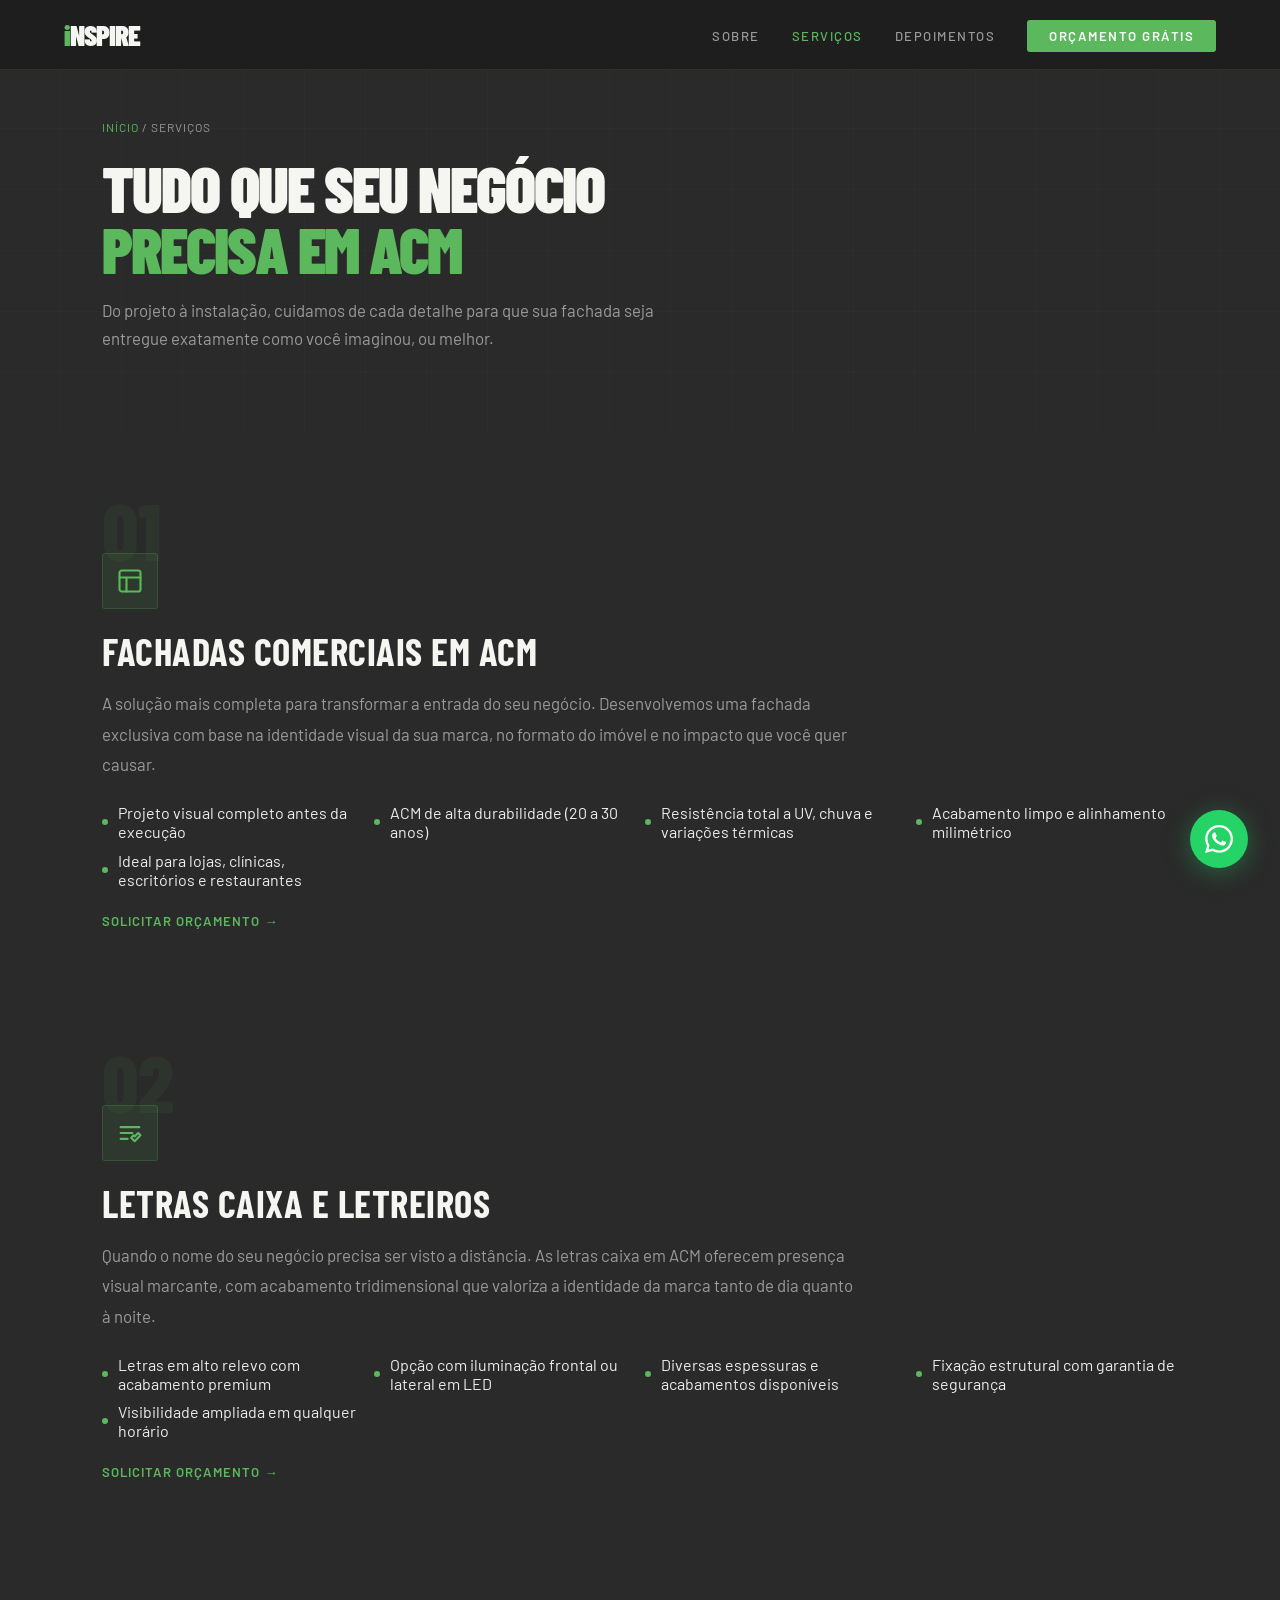
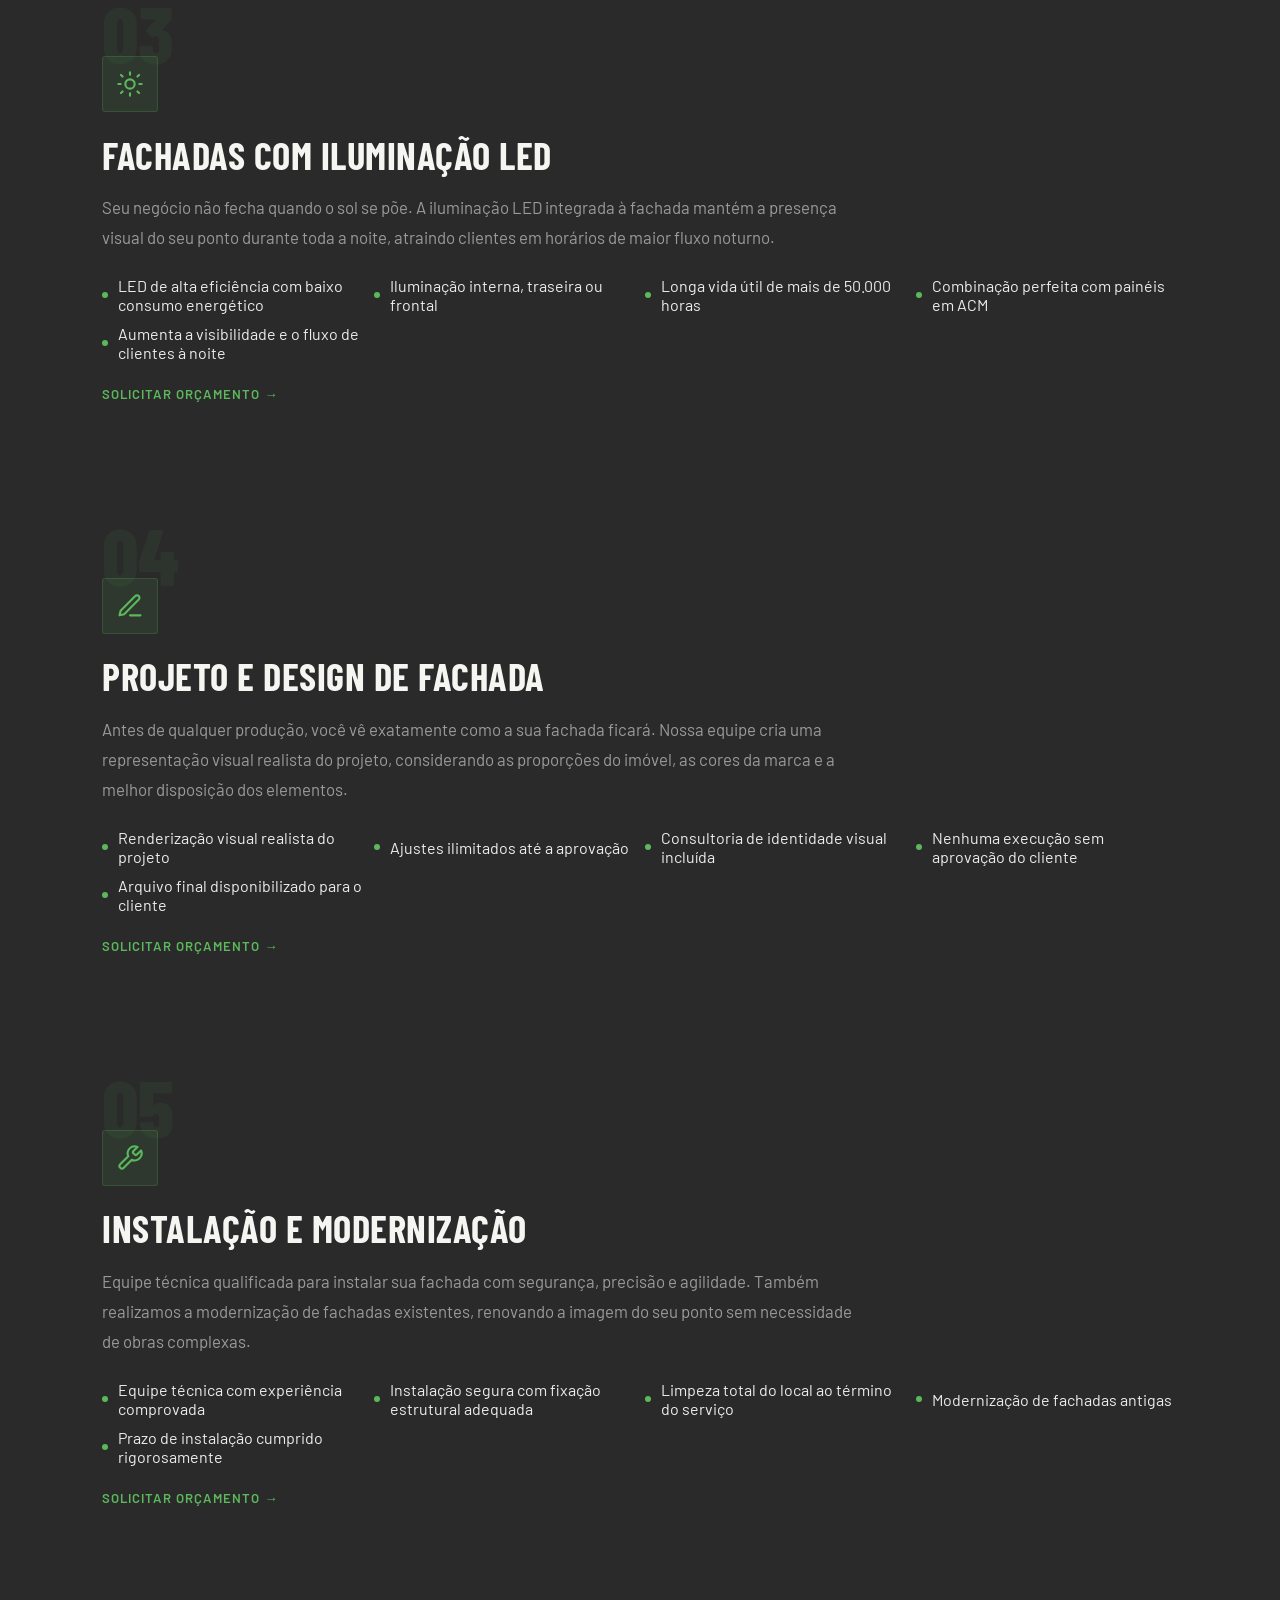
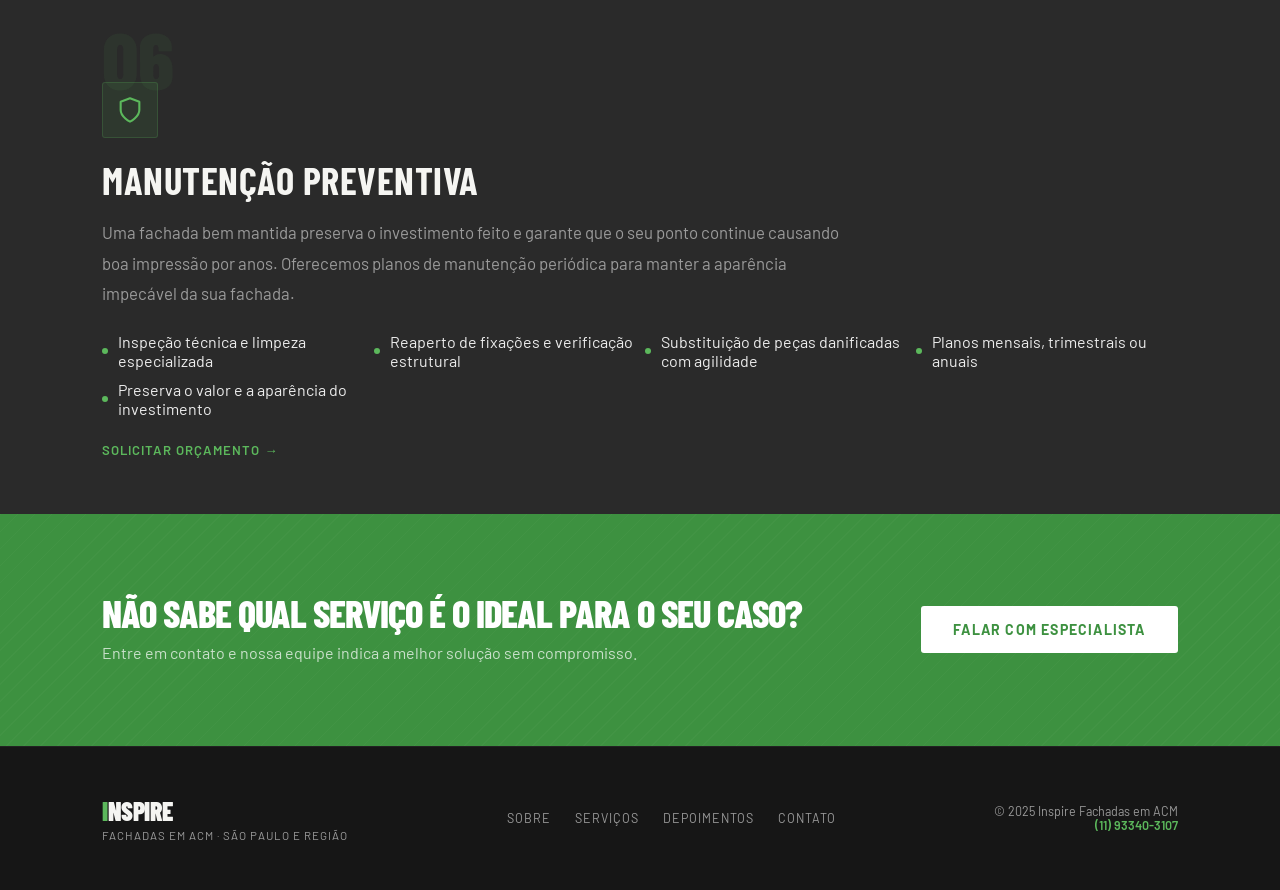
<file: servicos.html>
<!DOCTYPE html>
<html lang="pt-BR">
<head>
<meta charset="UTF-8"><meta name="viewport" content="width=device-width, initial-scale=1.0">
<title>Serviços — Inspire Fachadas em ACM</title>
<link rel="preconnect" href="https://fonts.googleapis.com">
<link href="https://fonts.googleapis.com/css2?family=Barlow+Condensed:wght@400;600;700;800;900&family=Barlow:wght@300;400;500;600&display=swap" rel="stylesheet">
<link rel="stylesheet" href="style.css">
</head>
<body>
<nav>
  <a href="index.html" class="nav-logo"><span>i</span>NSPIRE</a>
  <ul class="nav-links">
    <li><a href="sobre.html">Sobre</a></li>
    <li><a href="servicos.html" class="active">Serviços</a></li>
    <li><a href="depoimentos.html">Depoimentos</a></li>
    <li><a href="contato.html" class="nav-cta">Orçamento Grátis</a></li>
  </ul>
  <button class="nav-mobile-btn" onclick="toggleMenu()"><svg viewBox="0 0 24 24" width="24" height="24" stroke="currentColor" fill="none" stroke-width="2"><line x1="3" y1="6" x2="21" y2="6"/><line x1="3" y1="12" x2="21" y2="12"/><line x1="3" y1="18" x2="21" y2="18"/></svg></button>
</nav>
<div class="mobile-menu" id="mobileMenu">
  <a href="sobre.html">Sobre</a><a href="servicos.html">Serviços</a><a href="depoimentos.html">Depoimentos</a><a href="contato.html">Orçamento Grátis</a>
</div>

<div class="page-hero">
  <div class="breadcrumb"><a href="index.html">Início</a> / Serviços</div>
  <h1>Tudo que seu negócio<br><span>precisa em ACM</span></h1>
  <p>Do projeto à instalação, cuidamos de cada detalhe para que sua fachada seja entregue exatamente como você imaginou, ou melhor.</p>
</div>

<div class="services-full">

  <div class="service-full-card fade-in" id="fachadas">
    <div class="sfc-content">
      <div class="sfc-num">01</div>
      <div class="sfc-icon"><svg viewBox="0 0 24 24"><rect x="3" y="3" width="18" height="18" rx="2"/><path d="M3 9h18M9 21V9"/></svg></div>
      <div class="sfc-title">Fachadas Comerciais em ACM</div>
      <p class="sfc-desc">A solução mais completa para transformar a entrada do seu negócio. Desenvolvemos uma fachada exclusiva com base na identidade visual da sua marca, no formato do imóvel e no impacto que você quer causar.</p>
      <div class="sfc-features">
        <div class="sfc-feat">Projeto visual completo antes da execução</div>
        <div class="sfc-feat">ACM de alta durabilidade (20 a 30 anos)</div>
        <div class="sfc-feat">Resistência total a UV, chuva e variações térmicas</div>
        <div class="sfc-feat">Acabamento limpo e alinhamento milimétrico</div>
        <div class="sfc-feat">Ideal para lojas, clínicas, escritórios e restaurantes</div>
      </div>
      <a href="contato.html" target="_blank" class="sfc-cta">Solicitar orçamento →</a>
    </div>
  </div>

  <div class="service-full-card fade-in" id="letras">
    <div class="sfc-content">
      <div class="sfc-num">02</div>
      <div class="sfc-icon"><svg viewBox="0 0 24 24"><path d="M4 7h16M4 12h10M4 17h6"/><path d="M19 12l2 2-5 5-3-3 2-2 1 1 3-3z"/></svg></div>
      <div class="sfc-title">Letras Caixa e Letreiros</div>
      <p class="sfc-desc">Quando o nome do seu negócio precisa ser visto a distância. As letras caixa em ACM oferecem presença visual marcante, com acabamento tridimensional que valoriza a identidade da marca tanto de dia quanto à noite.</p>
      <div class="sfc-features">
        <div class="sfc-feat">Letras em alto relevo com acabamento premium</div>
        <div class="sfc-feat">Opção com iluminação frontal ou lateral em LED</div>
        <div class="sfc-feat">Diversas espessuras e acabamentos disponíveis</div>
        <div class="sfc-feat">Fixação estrutural com garantia de segurança</div>
        <div class="sfc-feat">Visibilidade ampliada em qualquer horário</div>
      </div>
      <a href="contato.html" target="_blank" class="sfc-cta">Solicitar orçamento →</a>
    </div>
  </div>

  <div class="service-full-card fade-in" id="led">
    <div class="sfc-content">
      <div class="sfc-num">03</div>
      <div class="sfc-icon"><svg viewBox="0 0 24 24"><circle cx="12" cy="12" r="4"/><path d="M12 2v2M12 20v2M4.22 4.22l1.42 1.42M18.36 18.36l1.42 1.42M2 12h2M20 12h2M4.22 19.78l1.42-1.42M18.36 5.64l1.42-1.42"/></svg></div>
      <div class="sfc-title">Fachadas com Iluminação LED</div>
      <p class="sfc-desc">Seu negócio não fecha quando o sol se põe. A iluminação LED integrada à fachada mantém a presença visual do seu ponto durante toda a noite, atraindo clientes em horários de maior fluxo noturno.</p>
      <div class="sfc-features">
        <div class="sfc-feat">LED de alta eficiência com baixo consumo energético</div>
        <div class="sfc-feat">Iluminação interna, traseira ou frontal</div>
        <div class="sfc-feat">Longa vida útil de mais de 50.000 horas</div>
        <div class="sfc-feat">Combinação perfeita com painéis em ACM</div>
        <div class="sfc-feat">Aumenta a visibilidade e o fluxo de clientes à noite</div>
      </div>
      <a href="contato.html" target="_blank" class="sfc-cta">Solicitar orçamento →</a>
    </div>
  </div>

  <div class="service-full-card fade-in" id="design">
    <div class="sfc-content">
      <div class="sfc-num">04</div>
      <div class="sfc-icon"><svg viewBox="0 0 24 24"><path d="M12 20h9M16.5 3.5a2.121 2.121 0 013 3L7 19l-4 1 1-4L16.5 3.5z"/></svg></div>
      <div class="sfc-title">Projeto e Design de Fachada</div>
      <p class="sfc-desc">Antes de qualquer produção, você vê exatamente como a sua fachada ficará. Nossa equipe cria uma representação visual realista do projeto, considerando as proporções do imóvel, as cores da marca e a melhor disposição dos elementos.</p>
      <div class="sfc-features">
        <div class="sfc-feat">Renderização visual realista do projeto</div>
        <div class="sfc-feat">Ajustes ilimitados até a aprovação</div>
        <div class="sfc-feat">Consultoria de identidade visual incluída</div>
        <div class="sfc-feat">Nenhuma execução sem aprovação do cliente</div>
        <div class="sfc-feat">Arquivo final disponibilizado para o cliente</div>
      </div>
      <a href="contato.html" target="_blank" class="sfc-cta">Solicitar orçamento →</a>
    </div>
  </div>

  <div class="service-full-card fade-in" id="instalacao">
    <div class="sfc-content">
      <div class="sfc-num">05</div>
      <div class="sfc-icon"><svg viewBox="0 0 24 24"><path d="M14.7 6.3a1 1 0 000 1.4l1.6 1.6a1 1 0 001.4 0l3.77-3.77a6 6 0 01-7.94 7.94l-6.91 6.91a2.12 2.12 0 01-3-3l6.91-6.91a6 6 0 017.94-7.94l-3.76 3.76z"/></svg></div>
      <div class="sfc-title">Instalação e Modernização</div>
      <p class="sfc-desc">Equipe técnica qualificada para instalar sua fachada com segurança, precisão e agilidade. Também realizamos a modernização de fachadas existentes, renovando a imagem do seu ponto sem necessidade de obras complexas.</p>
      <div class="sfc-features">
        <div class="sfc-feat">Equipe técnica com experiência comprovada</div>
        <div class="sfc-feat">Instalação segura com fixação estrutural adequada</div>
        <div class="sfc-feat">Limpeza total do local ao término do serviço</div>
        <div class="sfc-feat">Modernização de fachadas antigas</div>
        <div class="sfc-feat">Prazo de instalação cumprido rigorosamente</div>
      </div>
      <a href="contato.html" target="_blank" class="sfc-cta">Solicitar orçamento →</a>
    </div>
  </div>

  <div class="service-full-card fade-in" id="manutencao">
    <div class="sfc-content">
      <div class="sfc-num">06</div>
      <div class="sfc-icon"><svg viewBox="0 0 24 24"><path d="M12 22s8-4 8-10V5l-8-3-8 3v7c0 6 8 10 8 10z"/></svg></div>
      <div class="sfc-title">Manutenção Preventiva</div>
      <p class="sfc-desc">Uma fachada bem mantida preserva o investimento feito e garante que o seu ponto continue causando boa impressão por anos. Oferecemos planos de manutenção periódica para manter a aparência impecável da sua fachada.</p>
      <div class="sfc-features">
        <div class="sfc-feat">Inspeção técnica e limpeza especializada</div>
        <div class="sfc-feat">Reaperto de fixações e verificação estrutural</div>
        <div class="sfc-feat">Substituição de peças danificadas com agilidade</div>
        <div class="sfc-feat">Planos mensais, trimestrais ou anuais</div>
        <div class="sfc-feat">Preserva o valor e a aparência do investimento</div>
      </div>
      <a href="contato.html" target="_blank" class="sfc-cta">Solicitar orçamento →</a>
    </div>
  </div>

</div>

<div class="cta-banner">
  <div class="cta-text">
    <h2>Não sabe qual serviço é o ideal para o seu caso?</h2>
    <p>Entre em contato e nossa equipe indica a melhor solução sem compromisso.</p>
  </div>
  <a href="contato.html" target="_blank" class="btn-white">Falar com Especialista</a>
</div>

<footer>
  <div><div class="footer-logo"><span>i</span>NSPIRE</div><div class="footer-tagline">Fachadas em ACM · São Paulo e Região</div></div>
  <div class="footer-nav"><a href="sobre.html">Sobre</a><a href="servicos.html">Serviços</a><a href="depoimentos.html">Depoimentos</a><a href="contato.html">Contato</a></div>
  <div class="footer-copy">© 2025 Inspire Fachadas em ACM<br><strong>(11) 93340-3107</strong></div>
</footer>
<a class="wa-float" href="https://wa.me/5511933403107" target="_blank"><svg viewBox="0 0 24 24"><path d="M17.472 14.382c-.297-.149-1.758-.867-2.03-.967-.273-.099-.471-.148-.67.15-.197.297-.767.966-.94 1.164-.173.199-.347.223-.644.075-.297-.15-1.255-.463-2.39-1.475-.883-.788-1.48-1.761-1.653-2.059-.173-.297-.018-.458.13-.606.134-.133.298-.347.446-.52.149-.174.198-.298.298-.497.099-.198.05-.371-.025-.52-.075-.149-.669-1.612-.916-2.207-.242-.579-.487-.5-.669-.51-.173-.008-.371-.01-.57-.01-.198 0-.52.074-.792.372-.272.297-1.04 1.016-1.04 2.479 0 1.462 1.065 2.875 1.213 3.074.149.198 2.096 3.2 5.077 4.487.709.306 1.262.489 1.694.625.712.227 1.36.195 1.871.118.571-.085 1.758-.719 2.006-1.413.248-.694.248-1.289.173-1.413-.074-.124-.272-.198-.57-.347m-5.421 7.403h-.004a9.87 9.87 0 01-5.031-1.378l-.361-.214-3.741.982.998-3.648-.235-.374a9.86 9.86 0 01-1.51-5.26c.001-5.45 4.436-9.884 9.888-9.884 2.64 0 5.122 1.03 6.988 2.898a9.825 9.825 0 012.893 6.994c-.003 5.45-4.437 9.884-9.885 9.884m8.413-18.297A11.815 11.815 0 0012.05 0C5.495 0 .16 5.335.157 11.892c0 2.096.547 4.142 1.588 5.945L.057 24l6.305-1.654a11.882 11.882 0 005.683 1.448h.005c6.554 0 11.89-5.335 11.893-11.893a11.821 11.821 0 00-3.48-8.413z"/></svg></a>
<script src="main.js"></script>
</body>
</html>
</file>
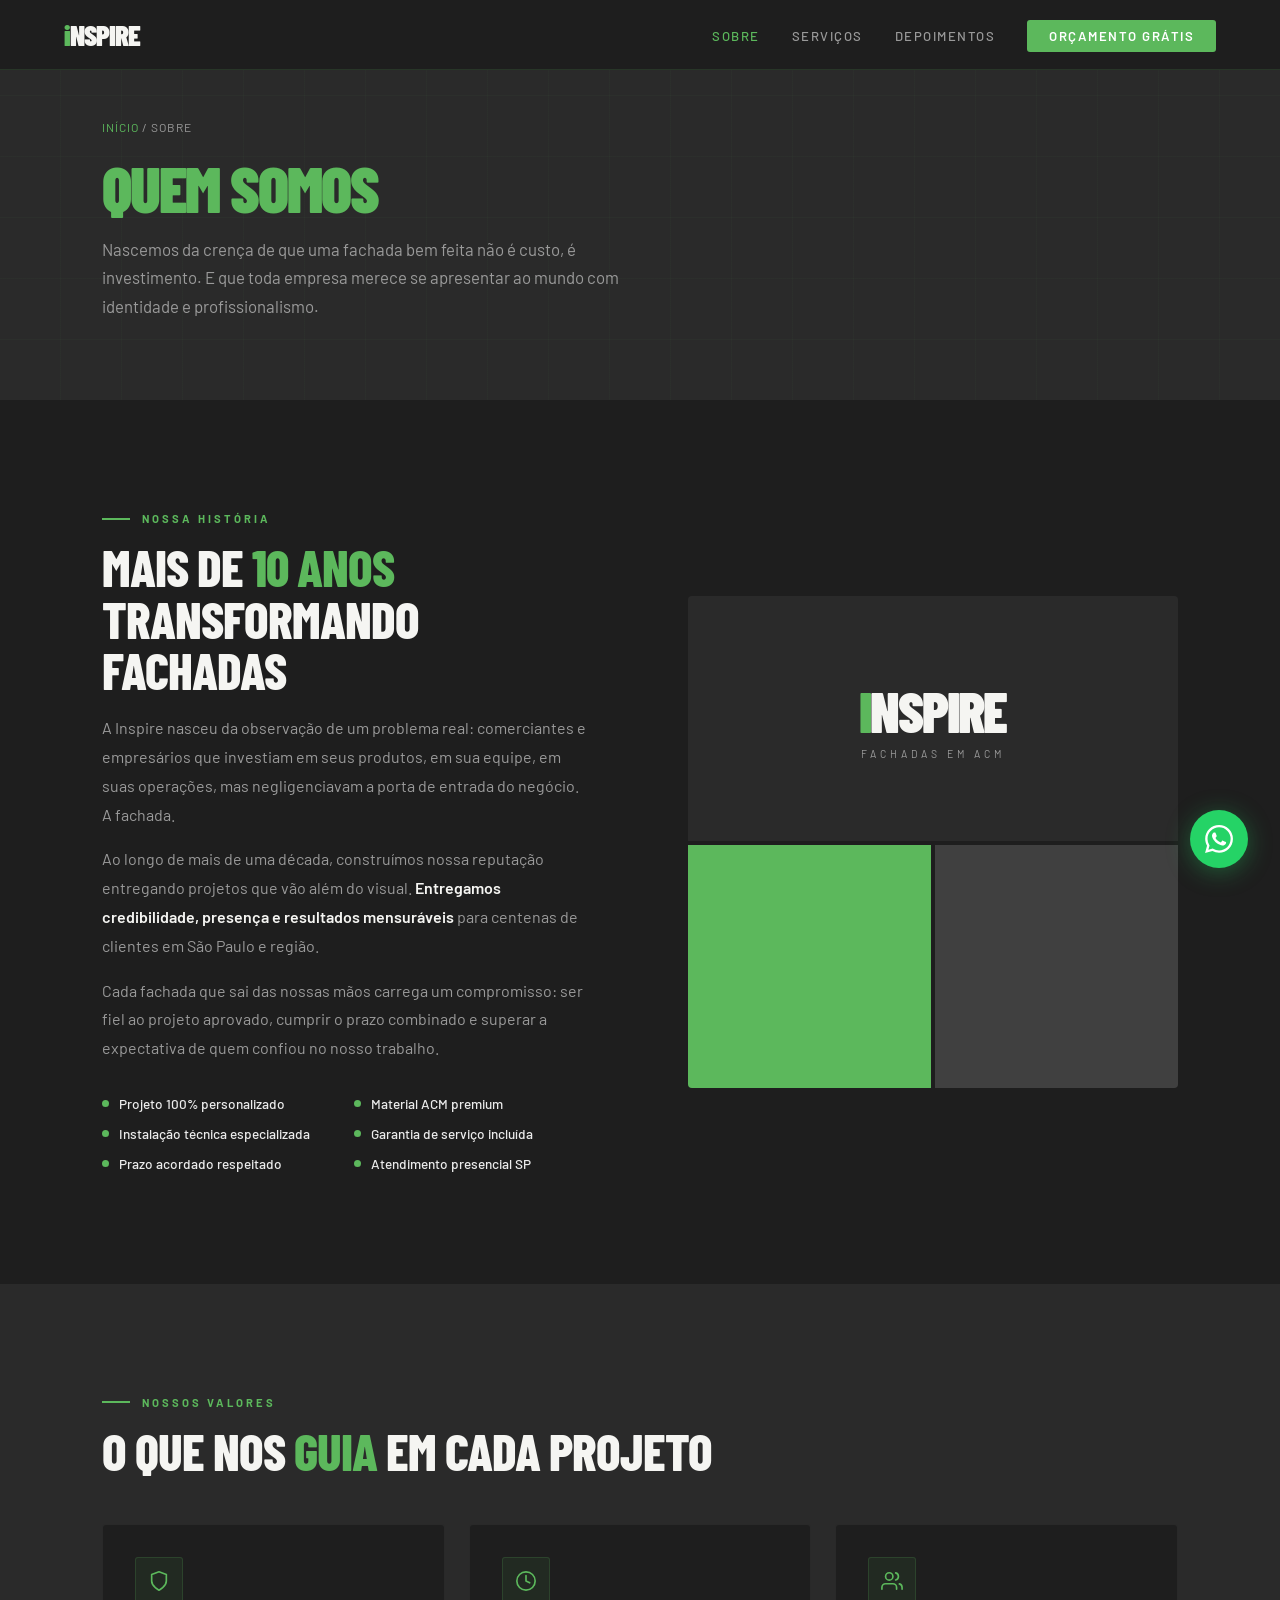
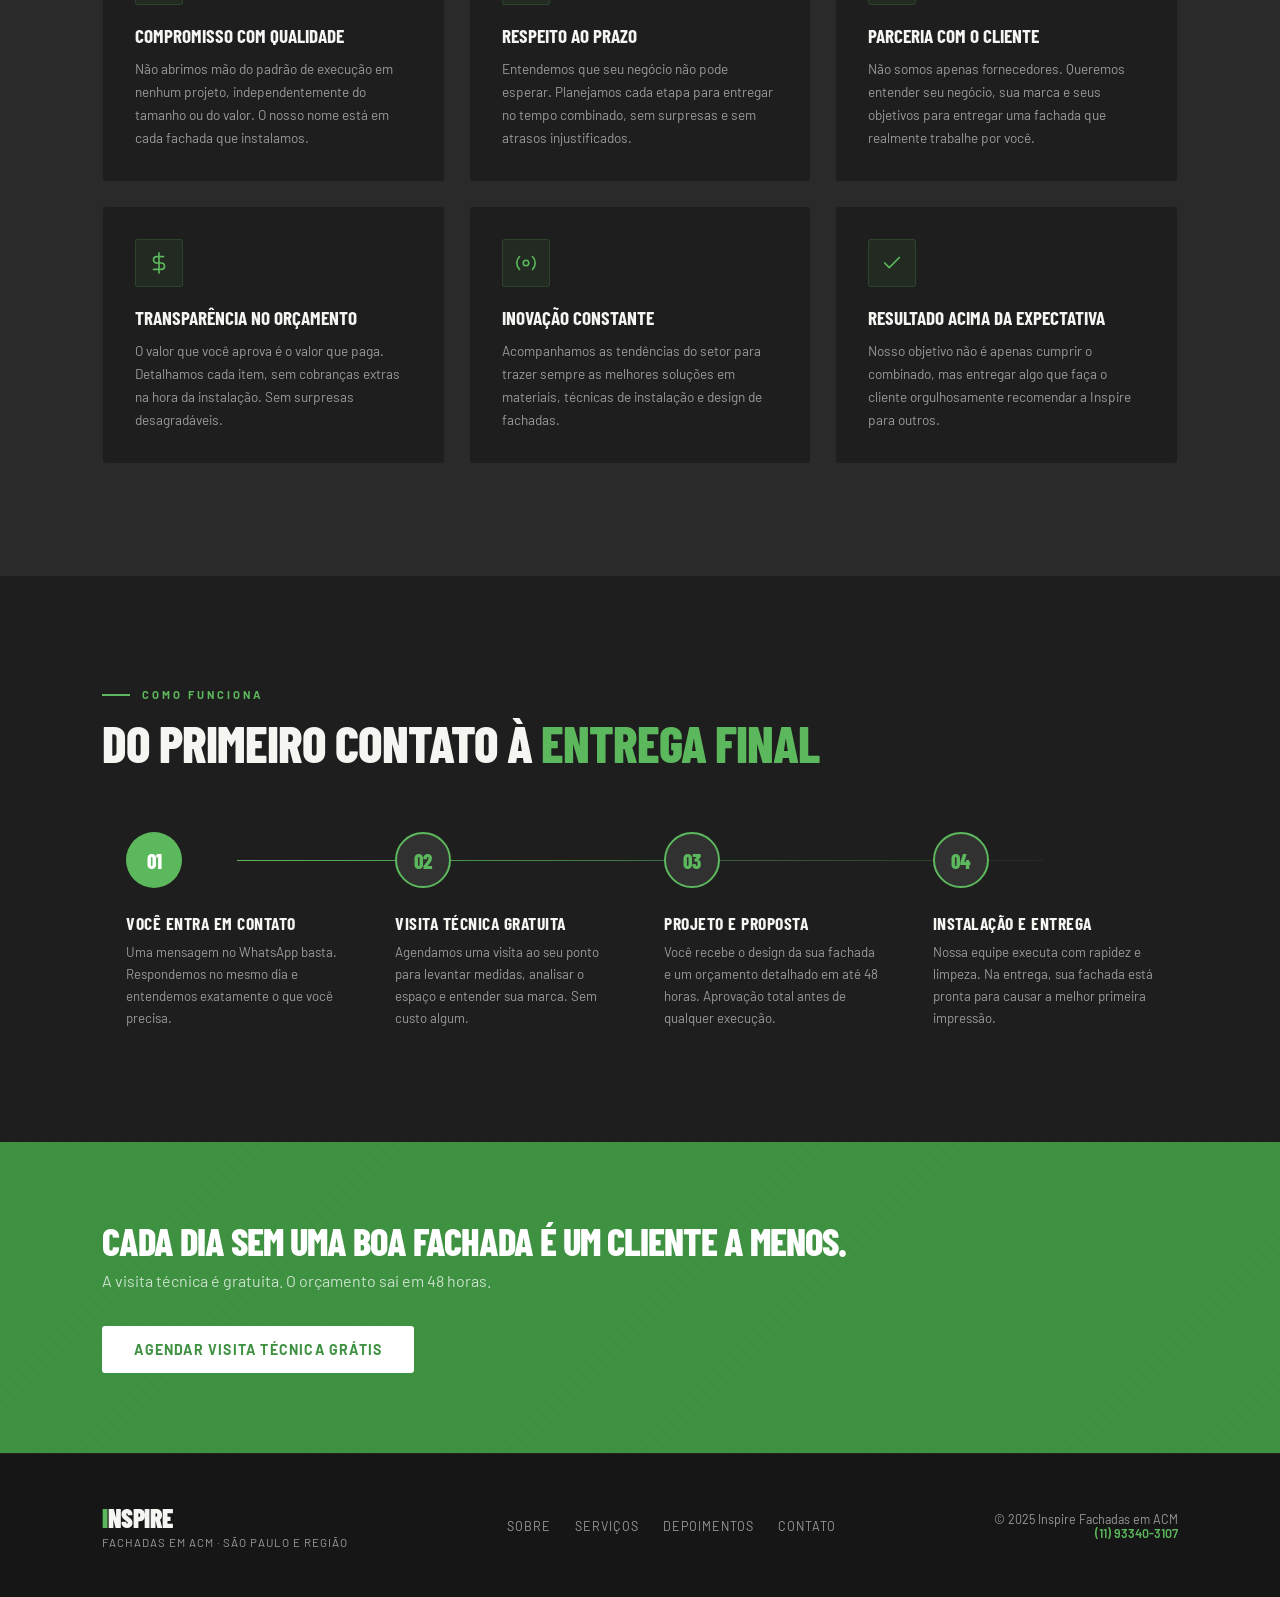
<file: sobre.html>
<!DOCTYPE html>
<html lang="pt-BR">
<head>
<meta charset="UTF-8">
<meta name="viewport" content="width=device-width, initial-scale=1.0">
<title>Sobre — Inspire Fachadas em ACM</title>
<link rel="preconnect" href="https://fonts.googleapis.com">
<link href="https://fonts.googleapis.com/css2?family=Barlow+Condensed:wght@400;600;700;800;900&family=Barlow:wght@300;400;500;600&display=swap" rel="stylesheet">
<link rel="stylesheet" href="style.css">
</head>
<body>
<nav>
  <a href="index.html" class="nav-logo"><span>i</span>NSPIRE</a>
  <ul class="nav-links">
    <li><a href="sobre.html" class="active">Sobre</a></li>
    <li><a href="servicos.html">Serviços</a></li>
    <li><a href="depoimentos.html">Depoimentos</a></li>
    <li><a href="contato.html" class="nav-cta">Orçamento Grátis</a></li>
  </ul>
  <button class="nav-mobile-btn" onclick="toggleMenu()">
    <svg viewBox="0 0 24 24" width="24" height="24" stroke="currentColor" fill="none" stroke-width="2"><line x1="3" y1="6" x2="21" y2="6"/><line x1="3" y1="12" x2="21" y2="12"/><line x1="3" y1="18" x2="21" y2="18"/></svg>
  </button>
</nav>
<div class="mobile-menu" id="mobileMenu">
  <a href="sobre.html">Sobre</a><a href="servicos.html">Serviços</a><a href="depoimentos.html">Depoimentos</a><a href="contato.html">Orçamento Grátis</a>
</div>

<div class="page-hero">
  <div class="breadcrumb"><a href="index.html">Início</a> / Sobre</div>
  <h1><span>Quem somos</span></h1>
  <p>Nascemos da crença de que uma fachada bem feita não é custo, é investimento. E que toda empresa merece se apresentar ao mundo com identidade e profissionalismo.</p>
</div>

<section class="section-dark">
  <div class="sobre-grid">
    <div class="sobre-text fade-in">
      <div class="section-label">Nossa história</div>
      <h2>Mais de <span>10 anos</span> transformando fachadas</h2>
      <p>A Inspire nasceu da observação de um problema real: comerciantes e empresários que investiam em seus produtos, em sua equipe, em suas operações, mas negligenciavam a porta de entrada do negócio. A fachada.</p>
      <p>Ao longo de mais de uma década, construímos nossa reputação entregando projetos que vão além do visual. <strong>Entregamos credibilidade, presença e resultados mensuráveis</strong> para centenas de clientes em São Paulo e região.</p>
      <p>Cada fachada que sai das nossas mãos carrega um compromisso: ser fiel ao projeto aprovado, cumprir o prazo combinado e superar a expectativa de quem confiou no nosso trabalho.</p>
      <div class="sobre-features">
        <div class="feature-chip">Projeto 100% personalizado</div>
        <div class="feature-chip">Material ACM premium</div>
        <div class="feature-chip">Instalação técnica especializada</div>
        <div class="feature-chip">Garantia de serviço incluída</div>
        <div class="feature-chip">Prazo acordado respeitado</div>
        <div class="feature-chip">Atendimento presencial SP</div>
      </div>
    </div>
    <div class="fade-in" style="display:grid;grid-template-columns:1fr 1fr;gap:4px;border-radius:4px;overflow:hidden;">
      <div style="grid-column:1/-1;background:var(--charcoal);aspect-ratio:2/1;display:flex;align-items:center;justify-content:center;flex-direction:column;">
        <div style="font-family:'Barlow Condensed',sans-serif;font-weight:900;font-size:3.5rem;letter-spacing:-2px;text-transform:uppercase;"><span style="color:var(--green)">i</span>NSPIRE</div>
        <div style="font-size:0.65rem;letter-spacing:4px;text-transform:uppercase;color:var(--gray);margin-top:4px;">Fachadas em ACM</div>
      </div>
      <div style="background:var(--green);aspect-ratio:1;"></div>
      <div style="background:#404040;aspect-ratio:1;"></div>
    </div>
  </div>
</section>

<section class="section-charcoal">
  <div class="section-label">Nossos Valores</div>
  <h2>O que nos <span>guia</span> em cada projeto</h2>
  <div class="values-grid">
    <div class="value-card fade-in">
      <div class="value-icon"><svg viewBox="0 0 24 24"><path d="M12 22s8-4 8-10V5l-8-3-8 3v7c0 6 8 10 8 10z"/></svg></div>
      <div class="value-title">Compromisso com qualidade</div>
      <p class="value-desc">Não abrimos mão do padrão de execução em nenhum projeto, independentemente do tamanho ou do valor. O nosso nome está em cada fachada que instalamos.</p>
    </div>
    <div class="value-card fade-in">
      <div class="value-icon"><svg viewBox="0 0 24 24"><circle cx="12" cy="12" r="10"/><polyline points="12 6 12 12 16 14"/></svg></div>
      <div class="value-title">Respeito ao prazo</div>
      <p class="value-desc">Entendemos que seu negócio não pode esperar. Planejamos cada etapa para entregar no tempo combinado, sem surpresas e sem atrasos injustificados.</p>
    </div>
    <div class="value-card fade-in">
      <div class="value-icon"><svg viewBox="0 0 24 24"><path d="M17 21v-2a4 4 0 00-4-4H5a4 4 0 00-4 4v2"/><circle cx="9" cy="7" r="4"/><path d="M23 21v-2a4 4 0 00-3-3.87M16 3.13a4 4 0 010 7.75"/></svg></div>
      <div class="value-title">Parceria com o cliente</div>
      <p class="value-desc">Não somos apenas fornecedores. Queremos entender seu negócio, sua marca e seus objetivos para entregar uma fachada que realmente trabalhe por você.</p>
    </div>
    <div class="value-card fade-in">
      <div class="value-icon"><svg viewBox="0 0 24 24"><line x1="12" y1="1" x2="12" y2="23"/><path d="M17 5H9.5a3.5 3.5 0 000 7h5a3.5 3.5 0 010 7H6"/></svg></div>
      <div class="value-title">Transparência no orçamento</div>
      <p class="value-desc">O valor que você aprova é o valor que paga. Detalhamos cada item, sem cobranças extras na hora da instalação. Sem surpresas desagradáveis.</p>
    </div>
    <div class="value-card fade-in">
      <div class="value-icon"><svg viewBox="0 0 24 24"><circle cx="12" cy="12" r="3"/><path d="M19.07 4.93a10 10 0 010 14.14M4.93 4.93a10 10 0 000 14.14"/></svg></div>
      <div class="value-title">Inovação constante</div>
      <p class="value-desc">Acompanhamos as tendências do setor para trazer sempre as melhores soluções em materiais, técnicas de instalação e design de fachadas.</p>
    </div>
    <div class="value-card fade-in">
      <div class="value-icon"><svg viewBox="0 0 24 24"><polyline points="20 6 9 17 4 12"/></svg></div>
      <div class="value-title">Resultado acima da expectativa</div>
      <p class="value-desc">Nosso objetivo não é apenas cumprir o combinado, mas entregar algo que faça o cliente orgulhosamente recomendar a Inspire para outros.</p>
    </div>
  </div>
</section>

<section class="section-dark">
  <div class="section-label">Como funciona</div>
  <h2>Do primeiro contato à <span>entrega final</span></h2>
  <div class="process-steps">
    <div class="step fade-in">
      <div class="step-num">01</div>
      <div class="step-title">Você entra em contato</div>
      <p class="step-desc">Uma mensagem no WhatsApp basta. Respondemos no mesmo dia e entendemos exatamente o que você precisa.</p>
    </div>
    <div class="step fade-in">
      <div class="step-num">02</div>
      <div class="step-title">Visita técnica gratuita</div>
      <p class="step-desc">Agendamos uma visita ao seu ponto para levantar medidas, analisar o espaço e entender sua marca. Sem custo algum.</p>
    </div>
    <div class="step fade-in">
      <div class="step-num">03</div>
      <div class="step-title">Projeto e proposta</div>
      <p class="step-desc">Você recebe o design da sua fachada e um orçamento detalhado em até 48 horas. Aprovação total antes de qualquer execução.</p>
    </div>
    <div class="step fade-in">
      <div class="step-num">04</div>
      <div class="step-title">Instalação e entrega</div>
      <p class="step-desc">Nossa equipe executa com rapidez e limpeza. Na entrega, sua fachada está pronta para causar a melhor primeira impressão.</p>
    </div>
  </div>
</section>

<div class="cta-banner">
  <div class="cta-text">
    <h2>Cada dia sem uma boa fachada é um cliente a menos.</h2>
    <p>A visita técnica é gratuita. O orçamento sai em 48 horas.</p>
  </div>
  <a href="contato.html" target="_blank" class="btn-white">Agendar Visita Técnica Grátis</a>
</div>

<footer>
  <div><div class="footer-logo"><span>i</span>NSPIRE</div><div class="footer-tagline">Fachadas em ACM · São Paulo e Região</div></div>
  <div class="footer-nav"><a href="sobre.html">Sobre</a><a href="servicos.html">Serviços</a><a href="depoimentos.html">Depoimentos</a><a href="contato.html">Contato</a></div>
  <div class="footer-copy">© 2025 Inspire Fachadas em ACM<br><strong>(11) 93340-3107</strong></div>
</footer>
<a class="wa-float" href="https://wa.me/5511933403107" target="_blank"><svg viewBox="0 0 24 24"><path d="M17.472 14.382c-.297-.149-1.758-.867-2.03-.967-.273-.099-.471-.148-.67.15-.197.297-.767.966-.94 1.164-.173.199-.347.223-.644.075-.297-.15-1.255-.463-2.39-1.475-.883-.788-1.48-1.761-1.653-2.059-.173-.297-.018-.458.13-.606.134-.133.298-.347.446-.52.149-.174.198-.298.298-.497.099-.198.05-.371-.025-.52-.075-.149-.669-1.612-.916-2.207-.242-.579-.487-.5-.669-.51-.173-.008-.371-.01-.57-.01-.198 0-.52.074-.792.372-.272.297-1.04 1.016-1.04 2.479 0 1.462 1.065 2.875 1.213 3.074.149.198 2.096 3.2 5.077 4.487.709.306 1.262.489 1.694.625.712.227 1.36.195 1.871.118.571-.085 1.758-.719 2.006-1.413.248-.694.248-1.289.173-1.413-.074-.124-.272-.198-.57-.347m-5.421 7.403h-.004a9.87 9.87 0 01-5.031-1.378l-.361-.214-3.741.982.998-3.648-.235-.374a9.86 9.86 0 01-1.51-5.26c.001-5.45 4.436-9.884 9.888-9.884 2.64 0 5.122 1.03 6.988 2.898a9.825 9.825 0 012.893 6.994c-.003 5.45-4.437 9.884-9.885 9.884m8.413-18.297A11.815 11.815 0 0012.05 0C5.495 0 .16 5.335.157 11.892c0 2.096.547 4.142 1.588 5.945L.057 24l6.305-1.654a11.882 11.882 0 005.683 1.448h.005c6.554 0 11.89-5.335 11.893-11.893a11.821 11.821 0 00-3.48-8.413z"/></svg></a>
<script src="main.js"></script>
</body>
</html>
</file>
<file: style.css>
*,*::before,*::after{box-sizing:border-box;margin:0;padding:0}
:root{
  --dark:#1e1e1e;--charcoal:#2a2a2a;--panel:#313131;
  --green:#5cb85c;--green-light:#72d172;--green-dark:#3d9140;
  --white:#f5f5f2;--gray:#9a9a9a;--light-gray:#ececec;
}
html{scroll-behavior:smooth}
body{font-family:'Barlow',sans-serif;background:var(--dark);color:var(--white);overflow-x:hidden}

/* NAV */
nav{position:fixed;top:0;left:0;right:0;z-index:100;display:flex;align-items:center;justify-content:space-between;padding:0 5vw;height:70px;background:rgba(30,30,30,0.97);backdrop-filter:blur(10px);border-bottom:1px solid rgba(92,184,92,0.15)}
.nav-logo{font-family:'Barlow Condensed',sans-serif;font-weight:900;font-size:1.8rem;letter-spacing:-1px;color:var(--white);text-decoration:none}
.nav-logo span{color:var(--green)}
.nav-links{display:flex;gap:2rem;list-style:none}
.nav-links a{font-size:0.82rem;font-weight:500;letter-spacing:1.5px;text-transform:uppercase;color:var(--gray);text-decoration:none;transition:color 0.2s}
.nav-links a:hover,.nav-links a.active{color:var(--green)}
.nav-cta{background:var(--green)!important;color:#fff!important;padding:8px 22px;border-radius:3px;font-weight:600!important;transition:background 0.2s!important}
.nav-cta:hover{background:var(--green-dark)!important}
.nav-mobile-btn{display:none;background:none;border:none;color:var(--white);cursor:pointer}
.mobile-menu{display:none;flex-direction:column;position:fixed;top:70px;left:0;right:0;background:#1a1a1a;border-top:1px solid rgba(92,184,92,0.15);z-index:99;padding:1rem 5vw}
.mobile-menu.open{display:flex}
.mobile-menu a{padding:0.9rem 0;font-size:1rem;color:var(--gray);text-decoration:none;border-bottom:1px solid rgba(255,255,255,0.05);font-weight:500;letter-spacing:1px;text-transform:uppercase}
.mobile-menu a:hover{color:var(--green)}

/* PAGE HERO (inner pages) */
.page-hero{padding:120px 8vw 80px;background:var(--charcoal);position:relative;overflow:hidden}
.page-hero::after{content:'';position:absolute;inset:0;background-image:repeating-linear-gradient(0deg,transparent,transparent 60px,rgba(92,184,92,0.03) 60px,rgba(92,184,92,0.03) 61px),repeating-linear-gradient(90deg,transparent,transparent 60px,rgba(92,184,92,0.03) 60px,rgba(92,184,92,0.03) 61px);pointer-events:none}
.page-hero h1{font-family:'Barlow Condensed',sans-serif;font-weight:900;font-size:clamp(3rem,5vw,5.5rem);line-height:0.95;letter-spacing:-2px;text-transform:uppercase;margin-bottom:1rem;position:relative;z-index:1}
.page-hero h1 span{color:var(--green)}
.page-hero p{color:var(--gray);font-size:1.05rem;line-height:1.7;max-width:560px;position:relative;z-index:1}
.breadcrumb{font-size:0.75rem;color:var(--gray);letter-spacing:1px;text-transform:uppercase;margin-bottom:1.5rem;position:relative;z-index:1}
.breadcrumb a{color:var(--green);text-decoration:none}
.breadcrumb a:hover{text-decoration:underline}

/* HERO HOME */
#hero{min-height:100vh;display:grid;grid-template-columns:1fr 1fr;padding-top:70px;position:relative;overflow:hidden}
.hero-bg-pattern{position:absolute;inset:0;background-image:repeating-linear-gradient(0deg,transparent,transparent 60px,rgba(92,184,92,0.035) 60px,rgba(92,184,92,0.035) 61px),repeating-linear-gradient(90deg,transparent,transparent 60px,rgba(92,184,92,0.035) 60px,rgba(92,184,92,0.035) 61px);pointer-events:none}
.hero-left{display:flex;flex-direction:column;justify-content:center;padding:6vw 4vw 6vw 8vw;position:relative;z-index:2}
.hero-badge{display:inline-flex;align-items:center;gap:8px;background:rgba(92,184,92,0.1);border:1px solid rgba(92,184,92,0.3);color:var(--green-light);font-size:0.72rem;font-weight:700;letter-spacing:2.5px;text-transform:uppercase;padding:6px 14px;border-radius:2px;margin-bottom:2rem;width:fit-content}
.hero-badge::before{content:'';width:6px;height:6px;border-radius:50%;background:var(--green);animation:pulse 2s infinite}
@keyframes pulse{0%,100%{opacity:1;transform:scale(1)}50%{opacity:0.4;transform:scale(0.7)}}
h1{font-family:'Barlow Condensed',sans-serif;font-weight:900;font-size:clamp(3.5rem,6vw,6.5rem);line-height:0.92;letter-spacing:-2px;text-transform:uppercase;margin-bottom:1.5rem}
h1 em{font-style:normal;color:var(--green);display:block}
.hero-desc{font-size:1.05rem;color:var(--gray);line-height:1.75;max-width:430px;margin-bottom:2.5rem}
.hero-actions{display:flex;gap:1rem;flex-wrap:wrap}
.hero-stats{display:flex;gap:2.5rem;margin-top:3rem;padding-top:2.5rem;border-top:1px solid rgba(255,255,255,0.07);flex-wrap:wrap}
.stat-num{font-family:'Barlow Condensed',sans-serif;font-weight:800;font-size:2.2rem;color:var(--green);line-height:1}
.stat-label{font-size:0.76rem;color:var(--gray);letter-spacing:1px;text-transform:uppercase;margin-top:4px}
.hero-right{position:relative;overflow:hidden}
.hero-acm-showcase{position:absolute;inset:0;display:grid;grid-template-columns:1fr 1fr;grid-template-rows:1fr 1fr 1fr;gap:3px}
.acm-panel{background:var(--panel);position:relative;overflow:hidden}
.acm-panel.main{grid-column:1/-1;display:flex;align-items:center;justify-content:center;background:var(--charcoal);font-family:'Barlow Condensed',sans-serif;font-size:clamp(3rem,5vw,5.5rem);font-weight:900;text-transform:uppercase;color:rgba(255,255,255,0.04);letter-spacing:8px;position:relative}
.acm-panel.main::after{content:'INSPIRE';position:absolute;font-family:'Barlow Condensed',sans-serif;font-weight:900;font-size:clamp(2rem,4vw,4rem);color:var(--green);letter-spacing:4px}
.acm-panel.dark{background:#1a1a1a}
.acm-panel.green-accent{background:linear-gradient(135deg,var(--green-dark) 0%,var(--green) 100%)}
.acm-panel.mid{background:#404040}
.acm-texture{position:absolute;inset:0;background-image:repeating-linear-gradient(45deg,rgba(255,255,255,0.02) 0px,rgba(255,255,255,0.02) 1px,transparent 1px,transparent 8px)}

/* PROVA SOCIAL */
.prova-social{background:var(--dark);padding:4rem 8vw;border-top:1px solid rgba(255,255,255,0.05);border-bottom:1px solid rgba(255,255,255,0.05)}
.prova-inner{display:flex;align-items:center;justify-content:space-between;gap:2rem;flex-wrap:wrap}
.prova-label{font-size:0.72rem;color:var(--gray);letter-spacing:2px;text-transform:uppercase;white-space:nowrap}
.prova-divider{flex:1;height:1px;background:rgba(255,255,255,0.06);min-width:30px}
.prova-stats{display:flex;gap:4rem;flex-wrap:wrap}
.prova-stat{text-align:center}
.prova-num{font-family:'Barlow Condensed',sans-serif;font-weight:800;font-size:2.6rem;color:var(--white);line-height:1;letter-spacing:-1px}
.prova-num span{color:var(--green)}
.prova-desc{font-size:0.75rem;color:var(--gray);letter-spacing:1px;text-transform:uppercase;margin-top:4px}

/* SECTIONS */
.section-dark{background:var(--dark);padding:7rem 8vw}
.section-charcoal{background:var(--charcoal);padding:7rem 8vw}
.section-panel{background:var(--panel);padding:7rem 8vw}
.section-label{font-size:0.7rem;font-weight:700;letter-spacing:3px;text-transform:uppercase;color:var(--green);margin-bottom:1rem;display:flex;align-items:center;gap:12px}
.section-label::before{content:'';display:block;width:28px;height:2px;background:var(--green);flex-shrink:0}
h2{font-family:'Barlow Condensed',sans-serif;font-weight:800;font-size:clamp(2.4rem,4vw,3.8rem);text-transform:uppercase;line-height:1;letter-spacing:-1px;margin-bottom:1.2rem}
h2 span{color:var(--green)}
.section-sub{color:var(--gray);font-size:1rem;line-height:1.7;max-width:560px;margin-bottom:3rem}
.section-cta-row{margin-top:3rem;text-align:center}

/* BUTTONS */
.btn-primary{display:inline-flex;align-items:center;gap:10px;background:var(--green);color:#fff;font-family:'Barlow',sans-serif;font-weight:700;font-size:0.88rem;letter-spacing:1.2px;text-transform:uppercase;padding:15px 30px;border-radius:3px;text-decoration:none;transition:background 0.2s,transform 0.15s;border:none;cursor:pointer}
.btn-primary:hover{background:var(--green-dark);transform:translateY(-2px)}
.btn-secondary{display:inline-flex;align-items:center;gap:10px;background:transparent;color:var(--white);font-family:'Barlow',sans-serif;font-weight:600;font-size:0.88rem;letter-spacing:1.2px;text-transform:uppercase;padding:15px 30px;border:1px solid rgba(255,255,255,0.18);border-radius:3px;text-decoration:none;transition:border-color 0.2s,color 0.2s,transform 0.15s}
.btn-secondary:hover{border-color:var(--green);color:var(--green);transform:translateY(-2px)}
.btn-outline{display:inline-flex;align-items:center;gap:8px;background:transparent;color:var(--green);font-family:'Barlow',sans-serif;font-weight:600;font-size:0.88rem;letter-spacing:1px;text-transform:uppercase;padding:12px 24px;border:1px solid rgba(92,184,92,0.4);border-radius:3px;text-decoration:none;transition:border-color 0.2s,background 0.2s}
.btn-outline:hover{border-color:var(--green);background:rgba(92,184,92,0.08)}
.btn-white{display:inline-flex;align-items:center;gap:10px;background:#fff;color:var(--green-dark);font-weight:700;font-size:0.88rem;letter-spacing:1.2px;text-transform:uppercase;padding:15px 32px;border-radius:3px;text-decoration:none;transition:transform 0.2s,background 0.2s;white-space:nowrap;font-family:'Barlow',sans-serif}
.btn-white:hover{transform:translateY(-3px);background:rgba(255,255,255,0.92)}

/* HOME SERVICES */
.services-grid-home{display:grid;grid-template-columns:repeat(3,1fr);gap:2px;margin-top:3rem}
.service-card-home{background:var(--charcoal);padding:2.5rem 2rem;position:relative;overflow:hidden;text-decoration:none;color:inherit;display:block;transition:background 0.3s}
.service-card-home:hover{background:var(--panel)}
.service-card-home::before{content:'';position:absolute;top:0;left:0;right:0;height:3px;background:var(--green);transform:scaleX(0);transform-origin:left;transition:transform 0.4s ease}
.service-card-home:hover::before{transform:scaleX(1)}
.sch-num{font-family:'Barlow Condensed',sans-serif;font-weight:800;font-size:4rem;color:rgba(92,184,92,0.07);line-height:1;position:absolute;top:1rem;right:1.5rem}
.sch-icon{width:44px;height:44px;border-radius:3px;background:rgba(92,184,92,0.1);border:1px solid rgba(92,184,92,0.2);display:flex;align-items:center;justify-content:center;margin-bottom:1.2rem}
.sch-icon svg{width:22px;height:22px;stroke:var(--green);fill:none;stroke-width:1.8;stroke-linecap:round;stroke-linejoin:round}
.sch-title{font-family:'Barlow Condensed',sans-serif;font-weight:700;font-size:1.4rem;text-transform:uppercase;letter-spacing:0.5px;margin-bottom:0.7rem;color:var(--white)}
.sch-desc{font-size:0.87rem;color:var(--gray);line-height:1.7;margin-bottom:1.2rem}
.sch-link{font-size:0.8rem;color:var(--green);font-weight:600;letter-spacing:1px;text-transform:uppercase}

/* PORTFOLIO GRID HOME */
.portfolio-grid-home{display:grid;grid-template-columns:repeat(3,1fr);grid-template-rows:auto auto;gap:4px;margin-top:3rem}
.port-card{display:block;text-decoration:none;position:relative;overflow:hidden;border-radius:2px}
.port-card-wide{grid-column:1/-1}
.port-img{width:100%;height:260px;background-size:cover;background-position:center;transition:transform 0.5s ease}
.port-card-wide .port-img{height:320px}
.port-card:hover .port-img{transform:scale(1.04)}
.port-info{background:var(--charcoal);padding:1rem 1.2rem}
.port-cat{font-size:0.68rem;color:var(--green);font-weight:700;letter-spacing:2px;text-transform:uppercase;margin-bottom:4px}
.port-title{font-size:0.9rem;color:var(--white);font-weight:600}

/* PORTFOLIO PAGE */
.portfolio-filters{display:flex;gap:0.8rem;flex-wrap:wrap;margin:2.5rem 0}
.filter-btn{background:transparent;border:1px solid rgba(255,255,255,0.12);color:var(--gray);padding:8px 20px;border-radius:2px;font-family:'Barlow',sans-serif;font-size:0.8rem;letter-spacing:1px;text-transform:uppercase;cursor:pointer;transition:all 0.2s}
.filter-btn:hover,.filter-btn.active{background:var(--green);border-color:var(--green);color:#fff}
.portfolio-full-grid{display:grid;grid-template-columns:repeat(3,1fr);gap:4px}
.pf-card{display:block;text-decoration:none;position:relative;overflow:hidden;cursor:pointer}
.pf-img{width:100%;height:260px;background-size:cover;background-position:center;transition:transform 0.5s ease}
.pf-card:hover .pf-img{transform:scale(1.05)}
.pf-overlay{position:absolute;inset:0;background:linear-gradient(to top,rgba(0,0,0,0.85) 0%,transparent 55%);opacity:0;transition:opacity 0.3s;display:flex;align-items:flex-end;padding:1.5rem}
.pf-card:hover .pf-overlay{opacity:1}
.pf-overlay-text{color:#fff}
.pf-overlay-cat{font-size:0.68rem;color:var(--green);font-weight:700;letter-spacing:2px;text-transform:uppercase;margin-bottom:4px}
.pf-overlay-title{font-weight:600;font-size:0.95rem}
.pf-info{background:var(--charcoal);padding:0.9rem 1.1rem}
.pf-cat{font-size:0.68rem;color:var(--green);font-weight:700;letter-spacing:2px;text-transform:uppercase;margin-bottom:4px}
.pf-title{font-size:0.88rem;color:var(--white);font-weight:600}

/* SERVICES PAGE */
.services-full{display:flex;flex-direction:column;gap:0}
.service-full-card{display:block;text-decoration:none;color:inherit}
.sfc-content{background:var(--charcoal);padding:3.5rem 8vw;display:flex;flex-direction:column;justify-content:center;transition:background 0.3s}
.service-full-card:hover .sfc-content{background:var(--panel)}
.sfc-num{font-family:'Barlow Condensed',sans-serif;font-weight:800;font-size:5rem;color:rgba(92,184,92,0.08);line-height:1;margin-bottom:-1rem}
.sfc-icon{width:56px;height:56px;border-radius:3px;background:rgba(92,184,92,0.1);border:1px solid rgba(92,184,92,0.2);display:flex;align-items:center;justify-content:center;margin-bottom:1.2rem}
.sfc-icon svg{width:28px;height:28px;stroke:var(--green);fill:none;stroke-width:1.8;stroke-linecap:round;stroke-linejoin:round}
.sfc-title{font-family:'Barlow Condensed',sans-serif;font-weight:700;font-size:2.4rem;text-transform:uppercase;letter-spacing:0.5px;margin-bottom:0.9rem;color:var(--white)}
.sfc-desc{font-size:1.05rem;color:var(--gray);line-height:1.8;margin-bottom:1.5rem;max-width:760px}
.sfc-features{display:grid;grid-template-columns:repeat(auto-fill,minmax(260px,1fr));gap:0.6rem;margin-bottom:1.5rem}
.sfc-feat{display:flex;align-items:center;gap:10px;font-size:1rem;color:var(--light-gray)}
.sfc-feat::before{content:'';display:inline-block;width:6px;height:6px;border-radius:50%;background:var(--green);flex-shrink:0}
.sfc-visual{position:relative;overflow:hidden;min-height:320px}
.sfc-visual img{width:100%;height:100%;object-fit:cover;display:block;transition:transform 0.5s}
.service-full-card:hover .sfc-visual img{transform:scale(1.04)}
.sfc-cta{display:inline-flex;align-items:center;gap:8px;color:var(--green);font-weight:600;font-size:0.82rem;letter-spacing:1px;text-transform:uppercase;text-decoration:none}

/* SOBRE PAGE */
.sobre-grid{display:grid;grid-template-columns:1fr 1fr;gap:6rem;align-items:center}
.sobre-text p{color:var(--gray);line-height:1.8;margin-bottom:1rem;font-size:1rem}
.sobre-text p strong{color:var(--white);font-weight:600}
.sobre-features{display:grid;grid-template-columns:1fr 1fr;gap:0.8rem;margin-top:2rem}
.feature-chip{display:flex;align-items:center;gap:10px;font-size:0.85rem;font-weight:500;color:var(--light-gray)}
.feature-chip::before{content:'';display:inline-block;width:7px;height:7px;border-radius:50%;background:var(--green);flex-shrink:0}
.values-grid{display:grid;grid-template-columns:repeat(3,1fr);gap:1.5rem;margin-top:3rem}
.value-card{background:var(--dark);border:1px solid rgba(255,255,255,0.05);padding:2rem;border-radius:4px;transition:border-color 0.3s,transform 0.2s}
.value-card:hover{border-color:rgba(92,184,92,0.3);transform:translateY(-4px)}
.value-icon{width:48px;height:48px;border-radius:3px;background:rgba(92,184,92,0.08);border:1px solid rgba(92,184,92,0.18);display:flex;align-items:center;justify-content:center;margin-bottom:1.2rem}
.value-icon svg{width:22px;height:22px;stroke:var(--green);fill:none;stroke-width:1.8;stroke-linecap:round;stroke-linejoin:round}
.value-title{font-family:'Barlow Condensed',sans-serif;font-weight:700;font-size:1.2rem;text-transform:uppercase;margin-bottom:0.6rem}
.value-desc{font-size:0.85rem;color:var(--gray);line-height:1.7}
.process-steps{display:grid;grid-template-columns:repeat(4,1fr);gap:0;margin-top:4rem;position:relative}
.process-steps::before{content:'';position:absolute;top:28px;left:12.5%;right:12.5%;height:1px;background:linear-gradient(90deg,var(--green),rgba(92,184,92,0.08));z-index:0}
.step{padding:0 1.5rem;position:relative;z-index:1}
.step-num{width:56px;height:56px;border-radius:50%;background:var(--green);display:flex;align-items:center;justify-content:center;font-family:'Barlow Condensed',sans-serif;font-weight:800;font-size:1.3rem;margin-bottom:1.5rem;color:#fff}
.step:not(:first-child) .step-num{background:var(--panel);border:2px solid var(--green);color:var(--green)}
.step-title{font-family:'Barlow Condensed',sans-serif;font-weight:700;font-size:1.1rem;text-transform:uppercase;letter-spacing:0.5px;margin-bottom:0.5rem}
.step-desc{font-size:0.83rem;color:var(--gray);line-height:1.65}

/* DEPOIMENTOS PAGE */
.dep-grid{display:grid;grid-template-columns:repeat(3,1fr);gap:1.5rem;margin-top:3.5rem}
.dep-card{background:var(--charcoal);border:1px solid rgba(255,255,255,0.05);border-radius:4px;padding:2rem;position:relative;transition:border-color 0.3s,transform 0.2s}
.dep-card:hover{border-color:rgba(92,184,92,0.2);transform:translateY(-4px)}
.dep-card::before{content:'"';position:absolute;top:1rem;right:1.5rem;font-family:'Barlow Condensed',sans-serif;font-size:5rem;font-weight:900;color:rgba(92,184,92,0.1);line-height:1}
.dep-stars{display:flex;gap:3px;margin-bottom:1rem}
.dep-stars svg{width:14px;height:14px;fill:var(--green)}
.dep-text{font-size:0.9rem;color:var(--gray);line-height:1.75;margin-bottom:1.5rem;font-style:italic}
.dep-author{display:flex;align-items:center;gap:12px}
.dep-avatar{width:40px;height:40px;border-radius:50%;background:rgba(92,184,92,0.15);border:1.5px solid rgba(92,184,92,0.3);display:flex;align-items:center;justify-content:center;font-family:'Barlow Condensed',sans-serif;font-weight:700;font-size:1rem;color:var(--green);flex-shrink:0}
.dep-name{font-weight:600;font-size:0.9rem}
.dep-biz{font-size:0.75rem;color:var(--gray);margin-top:2px}
.dep-highlight{background:var(--green-dark);border-radius:4px;padding:3rem 4rem;margin-top:3rem;text-align:center;position:relative;overflow:hidden}
.dep-highlight::before{content:'';position:absolute;inset:0;background-image:repeating-linear-gradient(-45deg,rgba(255,255,255,0.03) 0px,rgba(255,255,255,0.03) 1px,transparent 1px,transparent 12px)}
.dep-highlight blockquote{font-family:'Barlow Condensed',sans-serif;font-size:clamp(1.5rem,3vw,2.2rem);font-weight:700;color:#fff;line-height:1.2;margin-bottom:1rem;position:relative;z-index:1}
.dep-highlight cite{font-size:0.85rem;color:rgba(255,255,255,0.7);position:relative;z-index:1}

/* CONTACT PAGE */
.contact-layout{display:grid;grid-template-columns:1fr 1fr;gap:6rem;align-items:start}
.contact-info p{color:var(--gray);line-height:1.75;margin-bottom:2rem;font-size:1rem}
.contact-items{display:flex;flex-direction:column;gap:1rem}
.contact-item{display:flex;align-items:center;gap:16px;padding:1rem 1.2rem;background:var(--dark);border-radius:4px;border-left:3px solid var(--green);text-decoration:none;color:inherit;transition:background 0.2s}
.contact-item:hover{background:#222}
.contact-item-icon{width:36px;height:36px;display:flex;align-items:center;justify-content:center;flex-shrink:0}
.contact-item-icon svg{width:20px;height:20px;stroke:var(--green);fill:none;stroke-width:1.8;stroke-linecap:round;stroke-linejoin:round}
.contact-item-label{font-size:0.7rem;color:var(--gray);text-transform:uppercase;letter-spacing:1.2px}
.contact-item-value{font-weight:600;font-size:0.95rem;margin-top:2px}
.urgency-note{margin-top:1.5rem;padding:1rem 1.2rem;background:rgba(92,184,92,0.07);border:1px solid rgba(92,184,92,0.2);border-radius:4px;font-size:0.83rem;color:var(--green-light);line-height:1.6}
.urgency-note strong{color:var(--green)}
.contact-form{display:flex;flex-direction:column;gap:1.2rem}
.form-row{display:grid;grid-template-columns:1fr 1fr;gap:1rem}
.form-group{display:flex;flex-direction:column;gap:6px}
.form-group label{font-size:0.72rem;font-weight:700;letter-spacing:1.5px;text-transform:uppercase;color:var(--gray)}
.form-group input,.form-group textarea,.form-group select{background:var(--dark);border:1px solid rgba(255,255,255,0.08);border-radius:3px;color:var(--white);font-family:'Barlow',sans-serif;font-size:0.95rem;padding:12px 14px;transition:border-color 0.2s;outline:none;appearance:none}
.form-group input:focus,.form-group textarea:focus,.form-group select:focus{border-color:var(--green)}
.form-group textarea{resize:vertical;min-height:100px}
.form-group select option{background:var(--dark)}
.form-submit{background:var(--green);color:#fff;font-family:'Barlow',sans-serif;font-weight:700;font-size:0.9rem;letter-spacing:1.5px;text-transform:uppercase;padding:15px 28px;border:none;border-radius:3px;cursor:pointer;transition:background 0.2s,transform 0.15s;width:100%}
.form-submit:hover{background:var(--green-dark);transform:translateY(-2px)}
.form-note{font-size:0.75rem;color:var(--gray);text-align:center;line-height:1.5}

/* CTA BANNER */
.cta-banner{background:var(--green-dark);padding:5rem 8vw;display:flex;align-items:center;justify-content:space-between;gap:2rem;flex-wrap:wrap;position:relative;overflow:hidden}
.cta-banner::before{content:'';position:absolute;inset:0;background-image:repeating-linear-gradient(-45deg,rgba(255,255,255,0.025) 0px,rgba(255,255,255,0.025) 1px,transparent 1px,transparent 12px)}
.cta-text{position:relative;z-index:1}
.cta-text h2{font-size:clamp(1.8rem,3vw,2.8rem);color:#fff;margin-bottom:0.5rem}
.cta-text p{color:rgba(255,255,255,0.72);font-size:1rem;line-height:1.6}

/* FOOTER */
footer{background:#161616;border-top:1px solid rgba(255,255,255,0.05);padding:3rem 8vw;display:flex;justify-content:space-between;align-items:center;flex-wrap:wrap;gap:1.5rem}
.footer-logo{font-family:'Barlow Condensed',sans-serif;font-weight:900;font-size:1.6rem;letter-spacing:-0.5px;text-transform:uppercase}
.footer-logo span{color:var(--green)}
.footer-tagline{font-size:0.72rem;color:var(--gray);letter-spacing:1px;text-transform:uppercase;margin-top:2px}
.footer-nav{display:flex;gap:1.5rem;flex-wrap:wrap}
.footer-nav a{font-size:0.78rem;color:var(--gray);text-decoration:none;letter-spacing:1px;text-transform:uppercase;transition:color 0.2s}
.footer-nav a:hover{color:var(--green)}
.footer-copy{font-size:0.78rem;color:var(--gray);text-align:right}
.footer-copy strong{color:var(--green);font-weight:600}

/* WA FLOAT */
.wa-float{position:fixed;bottom:2rem;right:2rem;z-index:99;width:58px;height:58px;border-radius:50%;background:#25d366;display:flex;align-items:center;justify-content:center;box-shadow:0 4px 24px rgba(37,211,102,0.35);text-decoration:none;transition:transform 0.2s,box-shadow 0.2s}
.wa-float:hover{transform:scale(1.1);box-shadow:0 6px 32px rgba(37,211,102,0.5)}
.wa-float svg{width:28px;height:28px;fill:white}

/* ANIMATIONS */
@keyframes fadeUp{from{opacity:0;transform:translateY(22px)}to{opacity:1;transform:translateY(0)}}
.hero-left>*{animation:fadeUp 0.7s ease both}
.hero-left>*:nth-child(1){animation-delay:0.1s}
.hero-left>*:nth-child(2){animation-delay:0.25s}
.hero-left>*:nth-child(3){animation-delay:0.4s}
.hero-left>*:nth-child(4){animation-delay:0.55s}
.hero-left>*:nth-child(5){animation-delay:0.7s}
.fade-in{opacity:0;transform:translateY(28px);transition:opacity 0.55s ease,transform 0.55s ease}
.fade-in.visible{opacity:1;transform:translateY(0)}

/* RESPONSIVE */
@media(max-width:900px){
  #hero{grid-template-columns:1fr}.hero-right{display:none}.hero-left{padding:4rem 6vw 5rem}
  .sobre-grid{grid-template-columns:1fr;gap:3rem}
  .services-grid-home{grid-template-columns:1fr}
  .portfolio-grid-home{grid-template-columns:1fr}
  .portfolio-full-grid{grid-template-columns:1fr 1fr}
  .dep-grid{grid-template-columns:1fr}
  .values-grid{grid-template-columns:1fr 1fr}
  .process-steps{grid-template-columns:1fr 1fr;gap:2rem}
  .process-steps::before{display:none}
  .contact-layout{grid-template-columns:1fr;gap:3rem}
  nav{padding:0 4vw}.nav-links{display:none}.nav-mobile-btn{display:block}
  .prova-stats{gap:2rem}
  .sfc-title{font-size:2rem}
  .sfc-desc{font-size:0.97rem}
  .dep-highlight{padding:2rem}
}
@media(max-width:600px){
  .section-dark,.section-charcoal,.section-panel{padding:5rem 6vw}
  .page-hero{padding:100px 6vw 60px}
  .values-grid{grid-template-columns:1fr}
  .process-steps{grid-template-columns:1fr}
  .hero-stats{flex-wrap:wrap;gap:1.5rem}
  .form-row{grid-template-columns:1fr}
  .prova-stats{gap:1.5rem}
  .cta-banner{flex-direction:column;align-items:flex-start}
  .portfolio-full-grid{grid-template-columns:1fr}
  footer{flex-direction:column;align-items:flex-start}.footer-copy{text-align:left}
}
</file>
